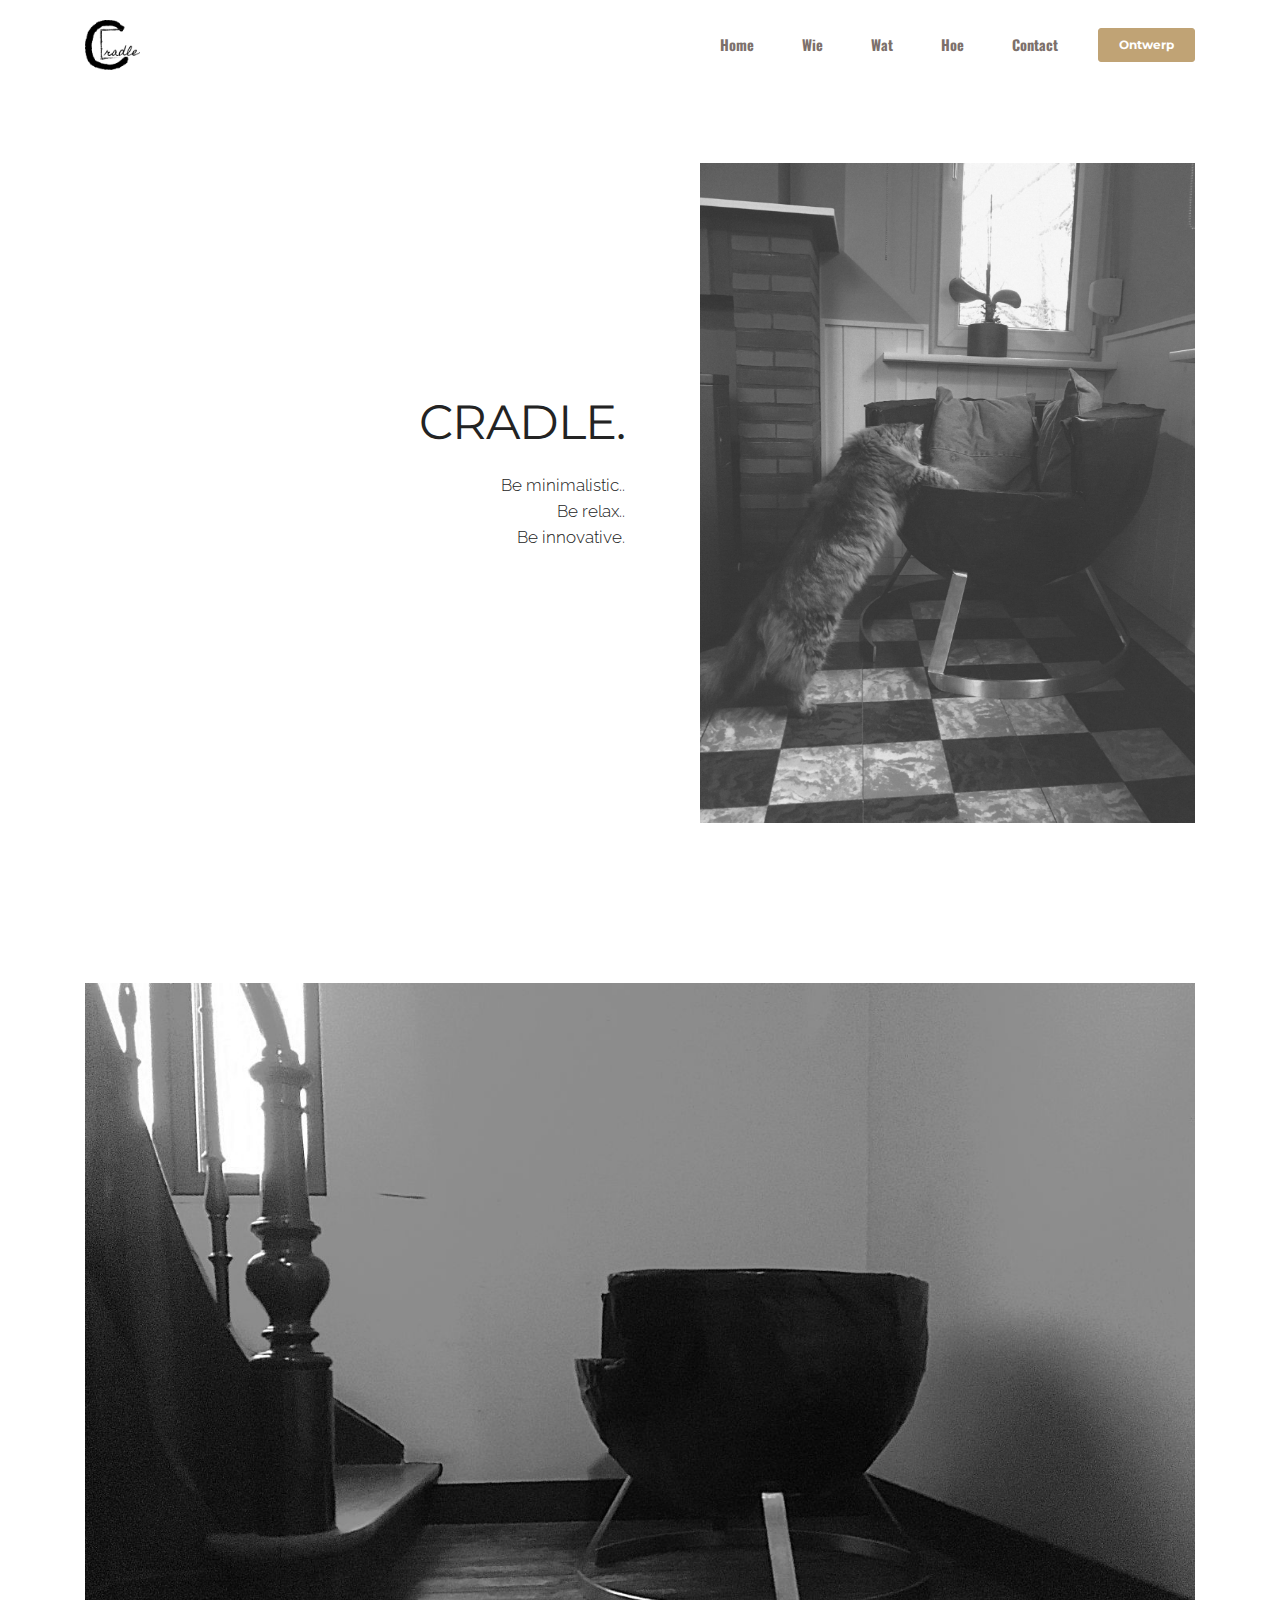
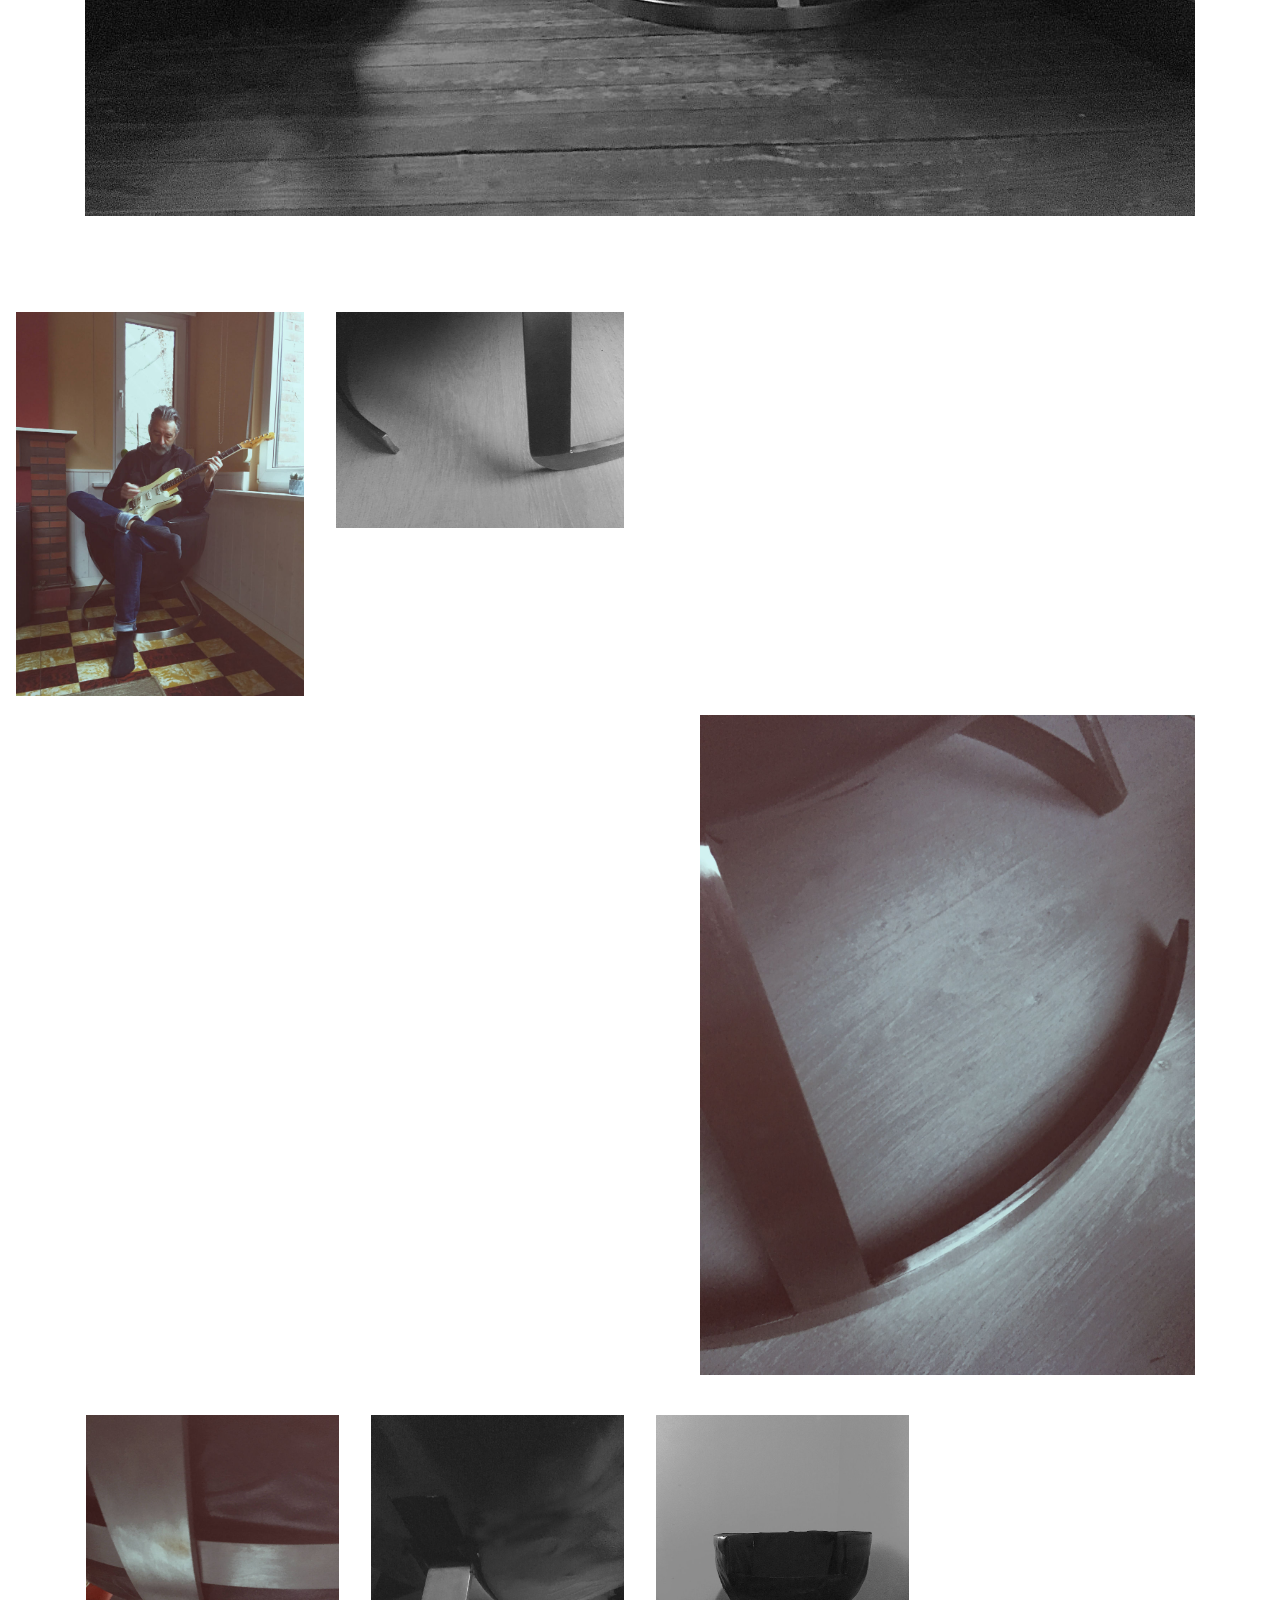
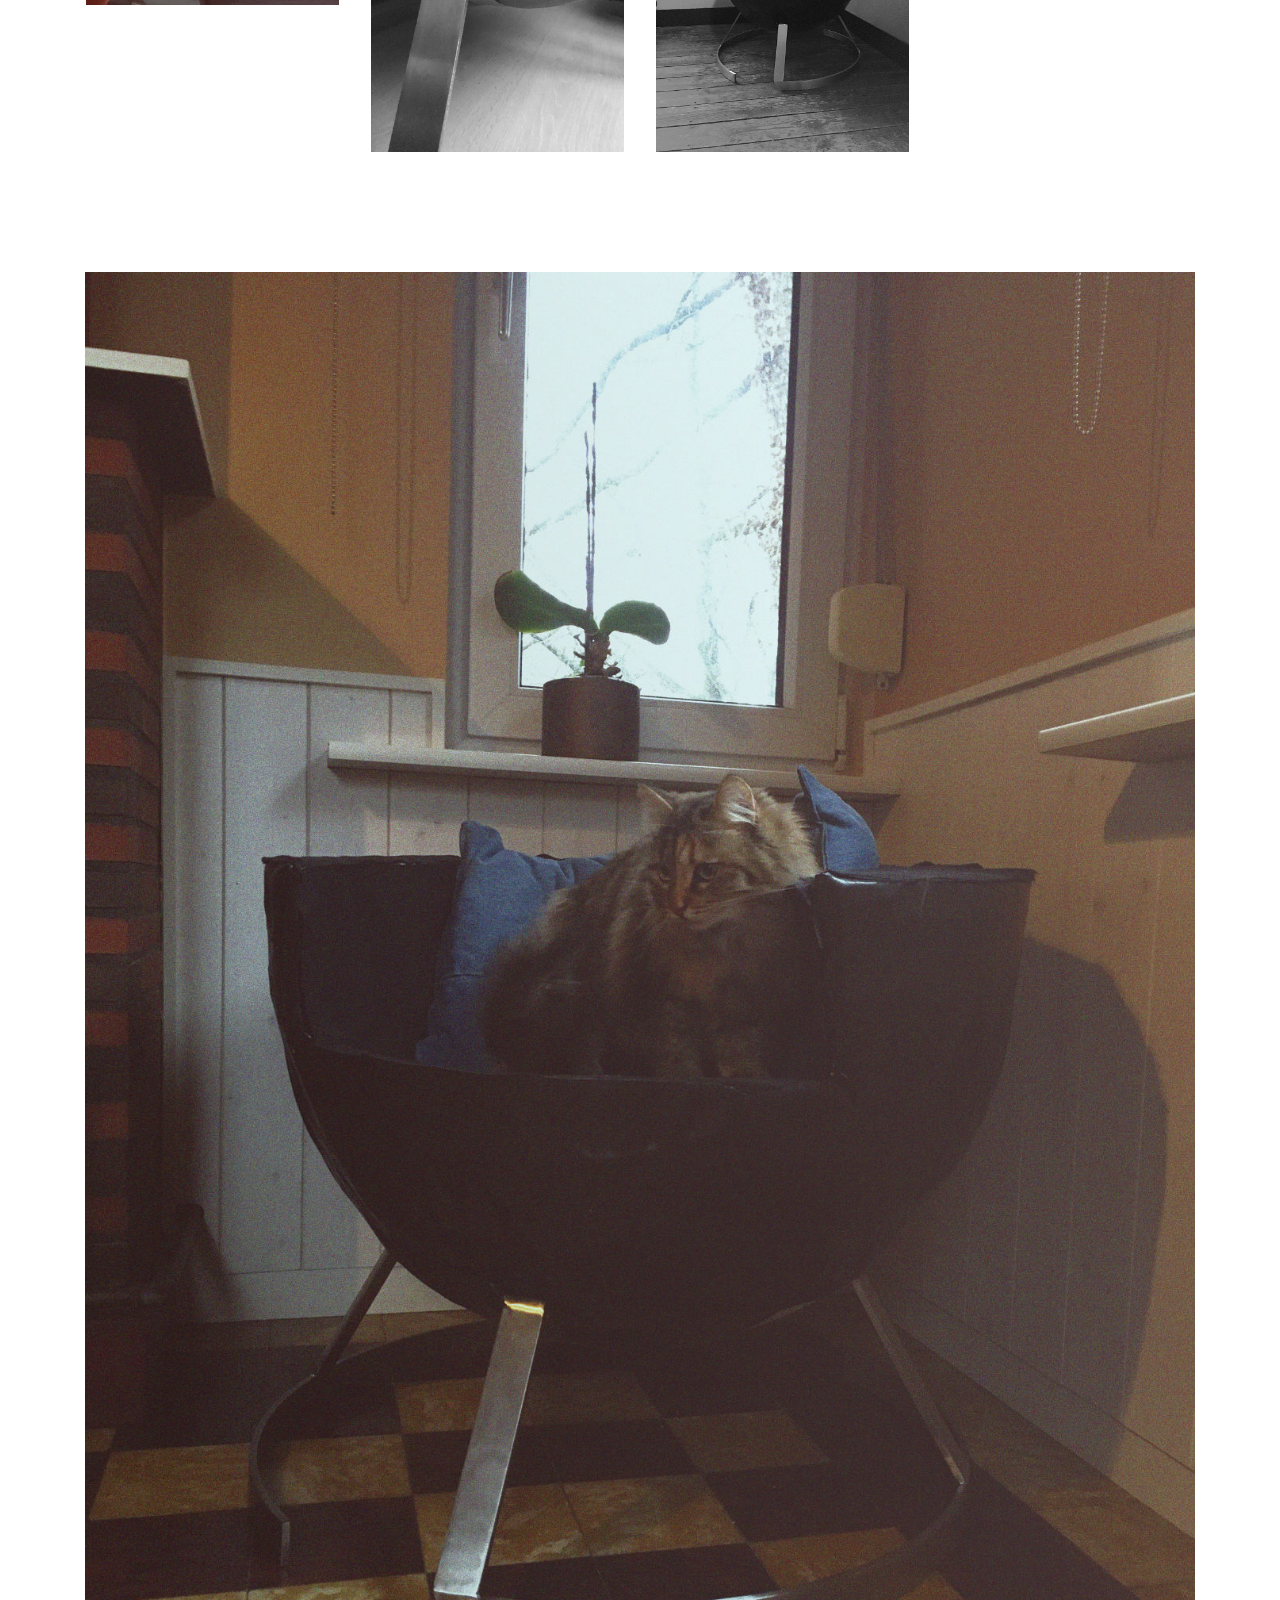
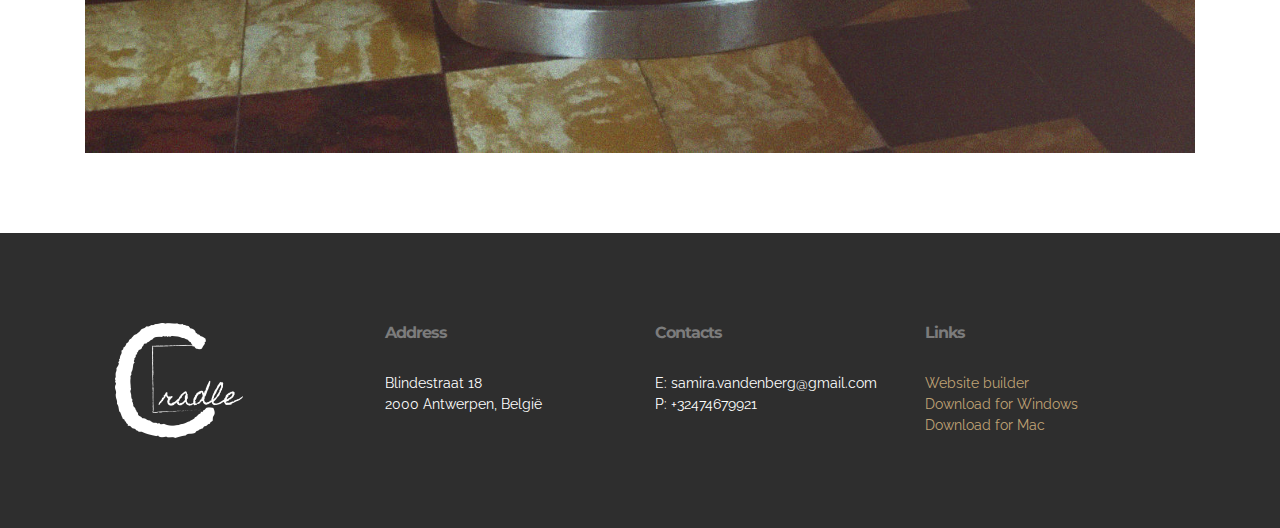
<file: index.html>
<!DOCTYPE html>
<html >
<head>
  <!-- Site made with Mobirise Website Builder v4.8.8, https://mobirise.com -->
  <meta charset="UTF-8">
  <meta http-equiv="X-UA-Compatible" content="IE=edge">
  <meta name="generator" content="Mobirise v4.8.8, mobirise.com">
  <meta name="viewport" content="width=device-width, initial-scale=1, minimum-scale=1">
  <link rel="shortcut icon" href="assets/images/1-tekengebied-1-143x128.png" type="image/x-icon">
  <meta name="description" content="">
  <title>Home</title>
  <link rel="stylesheet" href="assets/et-line-font-plugin/style.css">
  <link rel="stylesheet" href="https://fonts.googleapis.com/css?family=Montserrat:400,700">
  <link rel="stylesheet" href="https://fonts.googleapis.com/css?family=Raleway:100,100i,200,200i,300,300i,400,400i,500,500i,600,600i,700,700i,800,800i,900,900i">
  <link rel="stylesheet" href="https://fonts.googleapis.com/css?family=Lora:400,700,400italic,700italic&subset=latin">
  <link rel="stylesheet" href="assets/tether/tether.min.css">
  <link rel="stylesheet" href="assets/bootstrap/css/bootstrap.min.css">
  <link rel="stylesheet" href="assets/dropdown/css/style.css">
  <link rel="stylesheet" href="assets/theme/css/style.css">
  <link rel="stylesheet" href="assets/mobirise-gallery/style.css">
  <link rel="stylesheet" href="assets/mobirise/css/mbr-additional.css" type="text/css">
  
  
  
</head>
<body>
  <section id="ext_menu-0" data-rv-view="0">

    <nav class="navbar navbar-dropdown navbar-fixed-top">
        <div class="container">

            <div class="mbr-table">
                <div class="mbr-table-cell">

                    <div class="navbar-brand">
                        <a href="https://mobirise.com" class="navbar-logo"><img src="assets/images/1-tekengebied-1-143x128.png" alt="Mobirise"></a>
                        
                    </div>

                </div>
                <div class="mbr-table-cell">

                    <button class="navbar-toggler pull-xs-right hidden-md-up" type="button" data-toggle="collapse" data-target="#exCollapsingNavbar">
                        <div class="hamburger-icon"></div>
                    </button>

                    <ul class="nav-dropdown collapse pull-xs-right nav navbar-nav navbar-toggleable-sm" id="exCollapsingNavbar"><li class="nav-item"><a class="nav-link link" href="index.html#msg-box5-f">Home</a></li><li class="nav-item"><a class="nav-link link" href="page1.html#msg-box5-c">Wie</a></li><li class="nav-item"><a class="nav-link link" href="page2.html#header1-u">Wat</a></li><li class="nav-item"><a class="nav-link link" href="page5.html#header1-10">Hoe</a></li><li class="nav-item"><a class="nav-link link" href="page3.html#map2-p">Contact</a></li><li class="nav-item nav-btn"><a class="nav-link btn btn-primary" href="page4.html#pricing-table2-k">Ontwerp</a></li></ul>
                    <button hidden="" class="navbar-toggler navbar-close" type="button" data-toggle="collapse" data-target="#exCollapsingNavbar">
                        <div class="close-icon"></div>
                    </button>

                </div>
            </div>

        </div>
    </nav>

</section>

<section class="engine"><a href="https://mobirise.info/q">free responsive website templates</a></section><section class="mbr-section mbr-after-navbar" id="msg-box5-f" data-rv-view="2" style="background-color: rgb(255, 255, 255); padding-top: 160px; padding-bottom: 80px;">

    
    <div class="container">
        <div class="row">
            <div class="mbr-table-md-up">

              

              <div class="mbr-table-cell col-md-5 text-xs-center text-md-right content-size">
                  <h3 class="mbr-section-title display-2"><span style="font-weight: normal;">CRADLE.</span></h3>
                  <div class="lead">

                    <p>Be minimalistic..<br>Be relax..<br>Be innovative.</p>

                  </div>

                  
              </div>


              


              <div class="mbr-table-cell mbr-left-padding-md-up mbr-valign-top col-md-7 image-size" style="width: 50%;">
                  <div class="mbr-figure"><img src="assets/images/img-8499-1400x1867.jpg"></div>
              </div>

            </div>
        </div>
    </div>

</section>

<section class="mbr-section mbr-section__container" id="image2-1z" data-rv-view="7" style="background-color: rgb(255, 255, 255); padding-top: 80px; padding-bottom: 80px;">
    <div class="container">
        <div class="row">
            <div class="col-xs-12">
                <figure class="mbr-figure">
                    <div><img src="assets/images/img-8540-1400x1050.jpg"></div>

                    

                </figure>
            </div>
        </div>
    </div>
</section>

<section class="mbr-gallery mbr-section mbr-section-nopadding mbr-slider-carousel" data-filter="false" id="gallery4-20" data-rv-view="9" style="padding-top: 0rem; padding-bottom: 0rem;">
    <!-- Filter -->
    

    <!-- Gallery -->
    <div class="mbr-gallery-row">
        <div class=" mbr-gallery-layout-default">
            <div>
                <div>
                    <div class="mbr-gallery-item mbr-gallery-item__mobirise3 mbr-gallery-item--p1" data-video-url="false" data-tags="Responsive">
                        <div href="#lb-gallery4-20" data-slide-to="0" data-toggle="modal">
                            
                            

                            <img src="assets/images/img-3249.1-2000x2667-800x1067.jpg" alt="" title="">
                            
                            <span class="icon-focus"></span>
                            
                        </div>
                    </div><div class="mbr-gallery-item mbr-gallery-item__mobirise3 mbr-gallery-item--p1" data-video-url="false" data-tags="Animated">
                        <div href="#lb-gallery4-20" data-slide-to="1" data-toggle="modal">
                            
                            

                            <img src="assets/images/img-8546-2000x1500-800x600.jpg" alt="" title="">
                            
                            <span class="icon-focus"></span>
                            
                        </div>
                    </div>
                </div>
            </div>
            <div class="clearfix"></div>
        </div>
    </div>

    <!-- Lightbox -->
    <div data-app-prevent-settings="" class="mbr-slider modal fade carousel slide" tabindex="-1" data-keyboard="true" data-interval="false" id="lb-gallery4-20">
        <div class="modal-dialog">
            <div class="modal-content">
                <div class="modal-body">
                    
                    <div class="carousel-inner">
                        <div class="carousel-item">
                            <img src="assets/images/img-3249.1-2000x2667.jpg" alt="" title="">
                        </div><div class="carousel-item active">
                            <img src="assets/images/img-8546-2000x1500.jpg" alt="" title="">
                        </div>
                    </div>
                    <a class="left carousel-control" role="button" data-slide="prev" href="#lb-gallery4-20">
                        <span class="icon-prev" aria-hidden="true"></span>
                        <span class="sr-only">Previous</span>
                    </a>
                    <a class="right carousel-control" role="button" data-slide="next" href="#lb-gallery4-20">
                        <span class="icon-next" aria-hidden="true"></span>
                        <span class="sr-only">Next</span>
                    </a>

                    <a class="close" href="#" role="button" data-dismiss="modal">
                        <span aria-hidden="true">×</span>
                        <span class="sr-only">Close</span>
                    </a>
                </div>
            </div>
        </div>
    </div>
</section>

<section class="mbr-section" id="msg-box5-21" data-rv-view="44" style="background-color: rgb(255, 255, 255); padding-top: 0px; padding-bottom: 0px;">

    
    <div class="container">
        <div class="row">
            <div class="mbr-table-md-up">

              

              <div class="mbr-table-cell col-md-5 text-xs-center text-md-right content-size">
                  
                  

                  
              </div>


              


              <div class="mbr-table-cell mbr-left-padding-md-up mbr-valign-top col-md-7 image-size" style="width: 50%;">
                  <div class="mbr-figure"><img src="assets/images/img-8548-1400x1867.jpg"></div>
              </div>

            </div>
        </div>
    </div>

</section>

<section class="mbr-gallery mbr-section mbr-section-nopadding mbr-slider-carousel" data-filter="false" id="gallery3-22" data-rv-view="47" style="background-color: rgb(255, 255, 255); padding-top: 1.5rem; padding-bottom: 1.5rem;">
    <!-- Filter -->
    

    <!-- Gallery -->
    <div class="mbr-gallery-row container">
        <div class=" mbr-gallery-layout-default">
            <div>
                <div>
                    <div class="mbr-gallery-item mbr-gallery-item__mobirise3 mbr-gallery-item--p1" data-video-url="false" data-tags="Animated">
                        <div href="#lb-gallery3-22" data-slide-to="0" data-toggle="modal">
                            
                            

                            <img src="assets/images/img-8550-2000x1500-800x600.jpg" alt="" title="">
                            
                            <span class="icon-focus"></span>
                            
                        </div>
                    </div><div class="mbr-gallery-item mbr-gallery-item__mobirise3 mbr-gallery-item--p1" data-video-url="false" data-tags="Beautiful">
                        <div href="#lb-gallery3-22" data-slide-to="1" data-toggle="modal">
                            
                            

                            <img src="assets/images/img-8556-2000x2667-800x1067.jpg" alt="" title="">
                            
                            <span class="icon-focus"></span>
                            
                        </div>
                    </div><div class="mbr-gallery-item mbr-gallery-item__mobirise3 mbr-gallery-item--p1" data-video-url="false" data-tags="Responsive">
                        <div href="#lb-gallery3-22" data-slide-to="2" data-toggle="modal">
                            
                            

                            <img src="assets/images/img-8536-2000x2667-800x1067.jpg" alt="" title="">
                            
                            <span class="icon-focus"></span>
                            
                        </div>
                    </div>
                </div>
            </div>
            <div class="clearfix"></div>
        </div>
    </div>

    <!-- Lightbox -->
    <div data-app-prevent-settings="" class="mbr-slider modal fade carousel slide" tabindex="-1" data-keyboard="true" data-interval="false" id="lb-gallery3-22">
        <div class="modal-dialog">
            <div class="modal-content">
                <div class="modal-body">
                    <ol class="carousel-indicators">
                        <li data-app-prevent-settings="" data-target="#lb-gallery3-22" class=" active" data-slide-to="0"></li><li data-app-prevent-settings="" data-target="#lb-gallery3-22" data-slide-to="1"></li><li data-app-prevent-settings="" data-target="#lb-gallery3-22" data-slide-to="2"></li>
                    </ol>
                    <div class="carousel-inner">
                        <div class="carousel-item active">
                            <img src="assets/images/img-8550-2000x1500.jpg" alt="" title="">
                        </div><div class="carousel-item">
                            <img src="assets/images/img-8556-2000x2667.jpg" alt="" title="">
                        </div><div class="carousel-item">
                            <img src="assets/images/img-8536-2000x2667.jpg" alt="" title="">
                        </div>
                    </div>
                    <a class="left carousel-control" role="button" data-slide="prev" href="#lb-gallery3-22">
                        <span class="icon-prev" aria-hidden="true"></span>
                        <span class="sr-only">Previous</span>
                    </a>
                    <a class="right carousel-control" role="button" data-slide="next" href="#lb-gallery3-22">
                        <span class="icon-next" aria-hidden="true"></span>
                        <span class="sr-only">Next</span>
                    </a>

                    <a class="close" href="#" role="button" data-dismiss="modal">
                        <span aria-hidden="true">×</span>
                        <span class="sr-only">Close</span>
                    </a>
                </div>
            </div>
        </div>
    </div>
</section>

<section class="mbr-section mbr-section__container" id="image2-23" data-rv-view="85" style="background-color: rgb(255, 255, 255); padding-top: 80px; padding-bottom: 80px;">
    <div class="container">
        <div class="row">
            <div class="col-xs-12">
                <figure class="mbr-figure">
                    <div><img src="assets/images/img-8497.1-1400x1867.jpg"></div>

                    

                </figure>
            </div>
        </div>
    </div>
</section>

<section class="mbr-section mbr-section-md-padding mbr-footer footer1" id="contacts1-g" data-rv-view="5" style="background-color: rgb(46, 46, 46); padding-top: 90px; padding-bottom: 90px;">
    
    <div class="container">
        <div class="row">
            <div class="mbr-footer-content col-xs-12 col-md-3">
                <div><img src="assets/images/1-tekengebied-1-wit-128x115.png"></div>
            </div>
            <div class="mbr-footer-content col-xs-12 col-md-3">
                <p><strong>Address</strong><br>Blindestraat 18<br>2000 Antwerpen, België</p>
            </div>
            <div class="mbr-footer-content col-xs-12 col-md-3">
                <p><strong>Contacts</strong><br>
E: samira.vandenberg@gmail.com<br>
P: +32474679921<br><br></p>
            </div>
            <div class="mbr-footer-content col-xs-12 col-md-3">
                <p><strong>Links</strong><br>
<a class="text-primary" href="https://mobirise.com/">Website builder</a><br>
<a class="text-primary" href="https://mobirise.com/mobirise-free-win.zip">Download for Windows</a><br>
<a class="text-primary" href="https://mobirise.com/mobirise-free-mac.zip">Download for Mac</a></p>
            </div>

        </div>
    </div>
</section>


  <script src="assets/web/assets/jquery/jquery.min.js"></script>
  <script src="assets/tether/tether.min.js"></script>
  <script src="assets/bootstrap/js/bootstrap.min.js"></script>
  <script src="assets/dropdown/js/script.min.js"></script>
  <script src="assets/touch-swipe/jquery.touch-swipe.min.js"></script>
  <script src="assets/masonry/masonry.pkgd.min.js"></script>
  <script src="assets/imagesloaded/imagesloaded.pkgd.min.js"></script>
  <script src="assets/bootstrap-carousel-swipe/bootstrap-carousel-swipe.js"></script>
  <script src="assets/smooth-scroll/smooth-scroll.js"></script>
  <script src="assets/theme/js/script.js"></script>
  <script src="assets/mobirise-gallery/player.min.js"></script>
  <script src="assets/mobirise-gallery/script.js"></script>
  
  
</body>
</html>
</file>
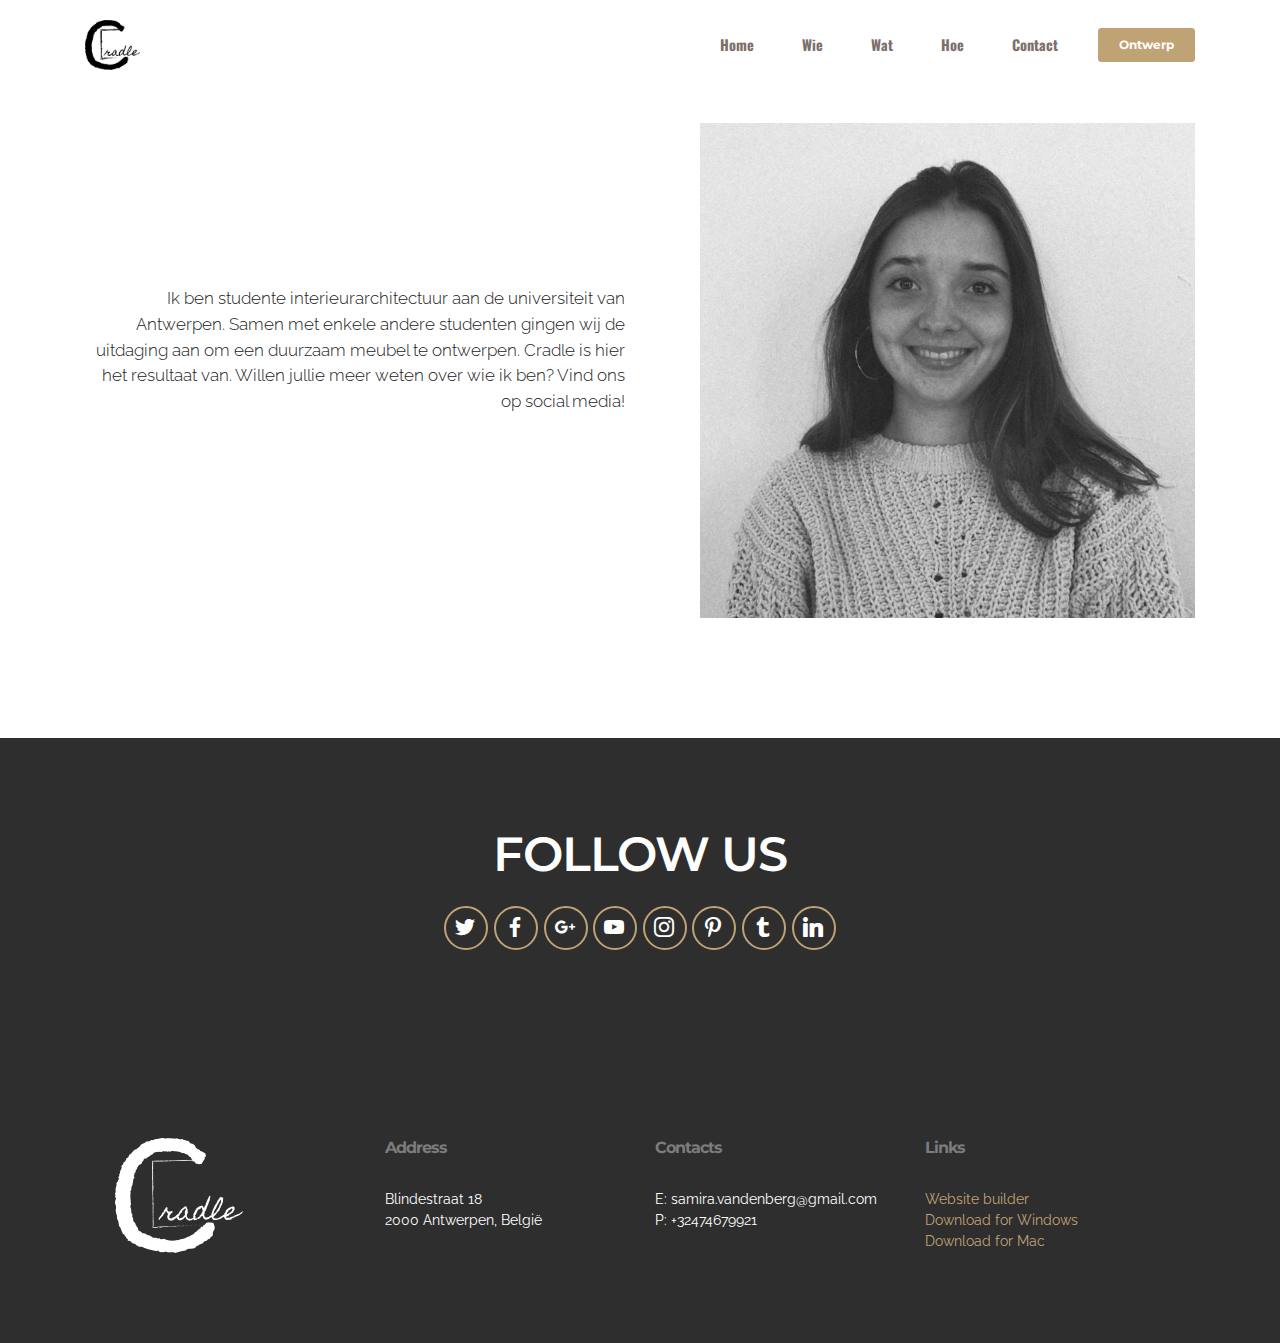
<file: page1.html>
<!DOCTYPE html>
<html >
<head>
  <!-- Site made with Mobirise Website Builder v4.8.8, https://mobirise.com -->
  <meta charset="UTF-8">
  <meta http-equiv="X-UA-Compatible" content="IE=edge">
  <meta name="generator" content="Mobirise v4.8.8, mobirise.com">
  <meta name="viewport" content="width=device-width, initial-scale=1, minimum-scale=1">
  <link rel="shortcut icon" href="assets/images/1-tekengebied-1-143x128.png" type="image/x-icon">
  <meta name="description" content="Website Generator Description">
  <title>Wie</title>
  <link rel="stylesheet" href="https://fonts.googleapis.com/css?family=Montserrat:400,700">
  <link rel="stylesheet" href="https://fonts.googleapis.com/css?family=Raleway:100,100i,200,200i,300,300i,400,400i,500,500i,600,600i,700,700i,800,800i,900,900i">
  <link rel="stylesheet" href="https://fonts.googleapis.com/css?family=Lora:400,700,400italic,700italic&subset=latin">
  <link rel="stylesheet" href="assets/tether/tether.min.css">
  <link rel="stylesheet" href="assets/bootstrap/css/bootstrap.min.css">
  <link rel="stylesheet" href="assets/dropdown/css/style.css">
  <link rel="stylesheet" href="assets/socicon/css/styles.css">
  <link rel="stylesheet" href="assets/theme/css/style.css">
  <link rel="stylesheet" href="assets/mobirise/css/mbr-additional.css" type="text/css">
  
  
  
</head>
<body>
  <section id="ext_menu-1" data-rv-view="102">

    <nav class="navbar navbar-dropdown navbar-fixed-top">
        <div class="container">

            <div class="mbr-table">
                <div class="mbr-table-cell">

                    <div class="navbar-brand">
                        <a href="https://mobirise.com" class="navbar-logo"><img src="assets/images/1-tekengebied-1-143x128.png" alt="Mobirise"></a>
                        
                    </div>

                </div>
                <div class="mbr-table-cell">

                    <button class="navbar-toggler pull-xs-right hidden-md-up" type="button" data-toggle="collapse" data-target="#exCollapsingNavbar">
                        <div class="hamburger-icon"></div>
                    </button>

                    <ul class="nav-dropdown collapse pull-xs-right nav navbar-nav navbar-toggleable-sm" id="exCollapsingNavbar"><li class="nav-item"><a class="nav-link link" href="index.html#msg-box5-f">Home</a></li><li class="nav-item"><a class="nav-link link" href="page1.html#msg-box5-c">Wie</a></li><li class="nav-item"><a class="nav-link link" href="page2.html#header1-u">Wat</a></li><li class="nav-item"><a class="nav-link link" href="page5.html#header1-10">Hoe</a></li><li class="nav-item"><a class="nav-link link" href="page3.html#map2-p">Contact</a></li><li class="nav-item nav-btn"><a class="nav-link btn btn-primary" href="page4.html#pricing-table2-k">Ontwerp</a></li></ul>
                    <button hidden="" class="navbar-toggler navbar-close" type="button" data-toggle="collapse" data-target="#exCollapsingNavbar">
                        <div class="close-icon"></div>
                    </button>

                </div>
            </div>

        </div>
    </nav>

</section>

<section class="engine"><a href="https://mobirise.info/w">free html5 templates</a></section><section class="mbr-section mbr-after-navbar" id="msg-box5-c" data-rv-view="104" style="background-color: rgb(255, 255, 255); padding-top: 120px; padding-bottom: 120px;">

    
    <div class="container">
        <div class="row">
            <div class="mbr-table-md-up">

              

              <div class="mbr-table-cell col-md-5 text-xs-center text-md-right content-size">
                  
                  <div class="lead">

                    <p>Ik ben studente interieurarchitectuur aan de universiteit van Antwerpen. Samen met enkele andere studenten gingen wij de uitdaging aan om een duurzaam meubel te ontwerpen. Cradle is hier het resultaat van. Willen jullie meer weten over wie ik ben? Vind ons op social media!<br></p>

                  </div>

                  
              </div>


              


              <div class="mbr-table-cell mbr-left-padding-md-up mbr-valign-top col-md-7 image-size" style="width: 50%;">
                  <div class="mbr-figure"><img src="assets/images/ik-1-1400x1400.jpg"></div>
              </div>

            </div>
        </div>
    </div>

</section>

<section class="mbr-section mbr-section-md-padding" id="social-buttons4-1u" data-rv-view="107" style="background-color: rgb(46, 46, 46); padding-top: 90px; padding-bottom: 90px;">
    
    <div class="container">
        <div class="row">
            <div class="col-md-8 col-md-offset-2 text-xs-center">
                <h3 class="mbr-section-title display-2">FOLLOW US</h3>
                <div><a class="btn btn-social" title="Twitter" target="_blank" href="https://twitter.com/mobirise"><i class="socicon socicon-twitter"></i></a> <a class="btn btn-social" title="Facebook" target="_blank" href="https://www.facebook.com/pages/Mobirise/1616226671953247"><i class="socicon socicon-facebook"></i></a> <a class="btn btn-social" title="Google+" target="_blank" href="https://plus.google.com/u/0/+Mobirise/posts"><i class="socicon socicon-googleplus"></i></a> <a class="btn btn-social" title="YouTube" target="_blank" href="https://www.youtube.com/channel/UCt_tncVAetpK5JeM8L-8jyw"><i class="socicon socicon-youtube"></i></a> <a class="btn btn-social" title="Instagram" target="_blank" href="https://instagram.com/mobirise/"><i class="socicon socicon-instagram"></i></a> <a class="btn btn-social" title="Pinterest" target="_blank" href="https://www.pinterest.com/mobirise/"><i class="socicon socicon-pinterest"></i></a> <a class="btn btn-social" title="Tumblr" target="_blank" href="http://mobirise.tumblr.com/"><i class="socicon socicon-tumblr"></i></a> <a class="btn btn-social" title="LinkedIn" target="_blank" href="https://www.linkedin.com/in/mobirise"><i class="socicon socicon-linkedin"></i></a>   </div>
            </div>
        </div>
    </div>
</section>

<section class="mbr-section mbr-section-md-padding mbr-footer footer1" id="contacts1-g" data-rv-view="109" style="background-color: rgb(46, 46, 46); padding-top: 90px; padding-bottom: 90px;">
    
    <div class="container">
        <div class="row">
            <div class="mbr-footer-content col-xs-12 col-md-3">
                <div><img src="assets/images/1-tekengebied-1-wit-128x115.png"></div>
            </div>
            <div class="mbr-footer-content col-xs-12 col-md-3">
                <p><strong>Address</strong><br>Blindestraat 18<br>2000 Antwerpen, België</p>
            </div>
            <div class="mbr-footer-content col-xs-12 col-md-3">
                <p><strong>Contacts</strong><br>
E: samira.vandenberg@gmail.com<br>
P: +32474679921<br><br></p>
            </div>
            <div class="mbr-footer-content col-xs-12 col-md-3">
                <p><strong>Links</strong><br>
<a class="text-primary" href="https://mobirise.com/">Website builder</a><br>
<a class="text-primary" href="https://mobirise.com/mobirise-free-win.zip">Download for Windows</a><br>
<a class="text-primary" href="https://mobirise.com/mobirise-free-mac.zip">Download for Mac</a></p>
            </div>

        </div>
    </div>
</section>


  <script src="assets/web/assets/jquery/jquery.min.js"></script>
  <script src="assets/tether/tether.min.js"></script>
  <script src="assets/bootstrap/js/bootstrap.min.js"></script>
  <script src="assets/smooth-scroll/smooth-scroll.js"></script>
  <script src="assets/dropdown/js/script.min.js"></script>
  <script src="assets/touch-swipe/jquery.touch-swipe.min.js"></script>
  <script src="assets/theme/js/script.js"></script>
  
  
</body>
</html>
</file>
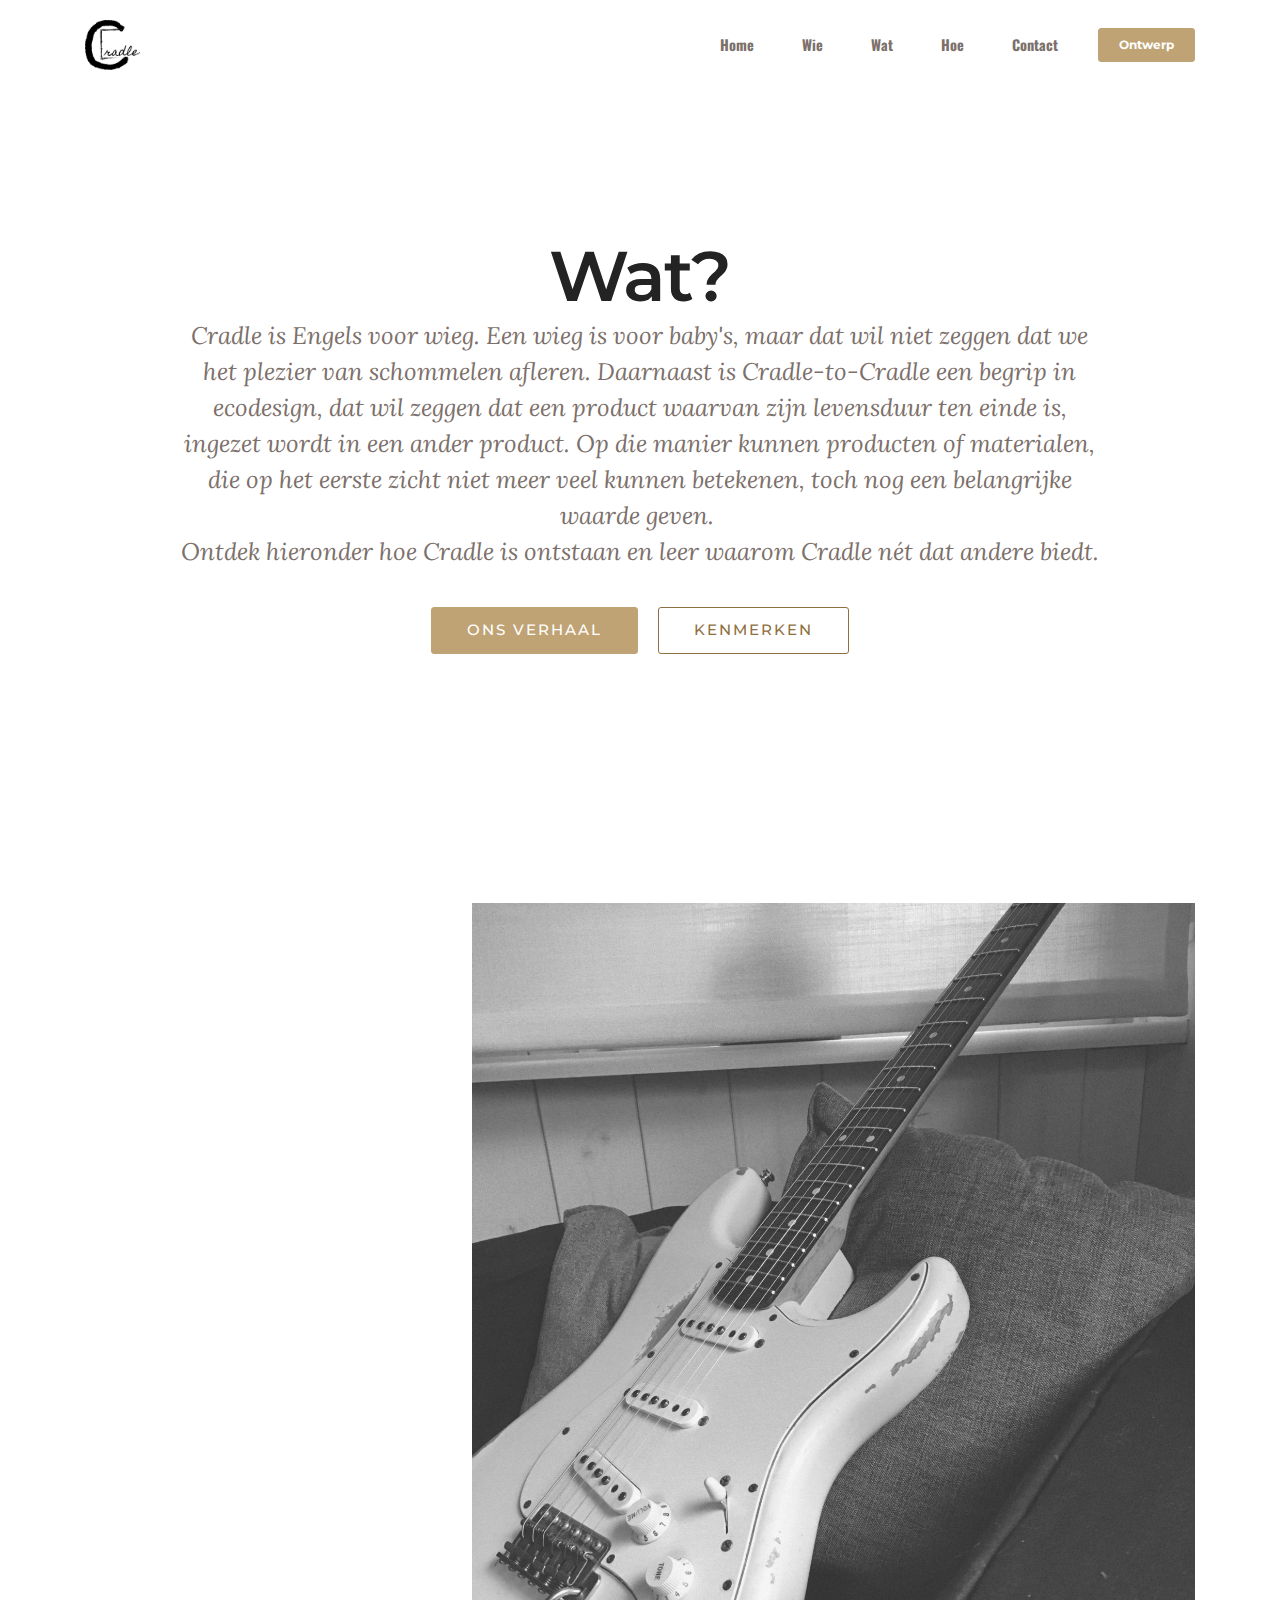
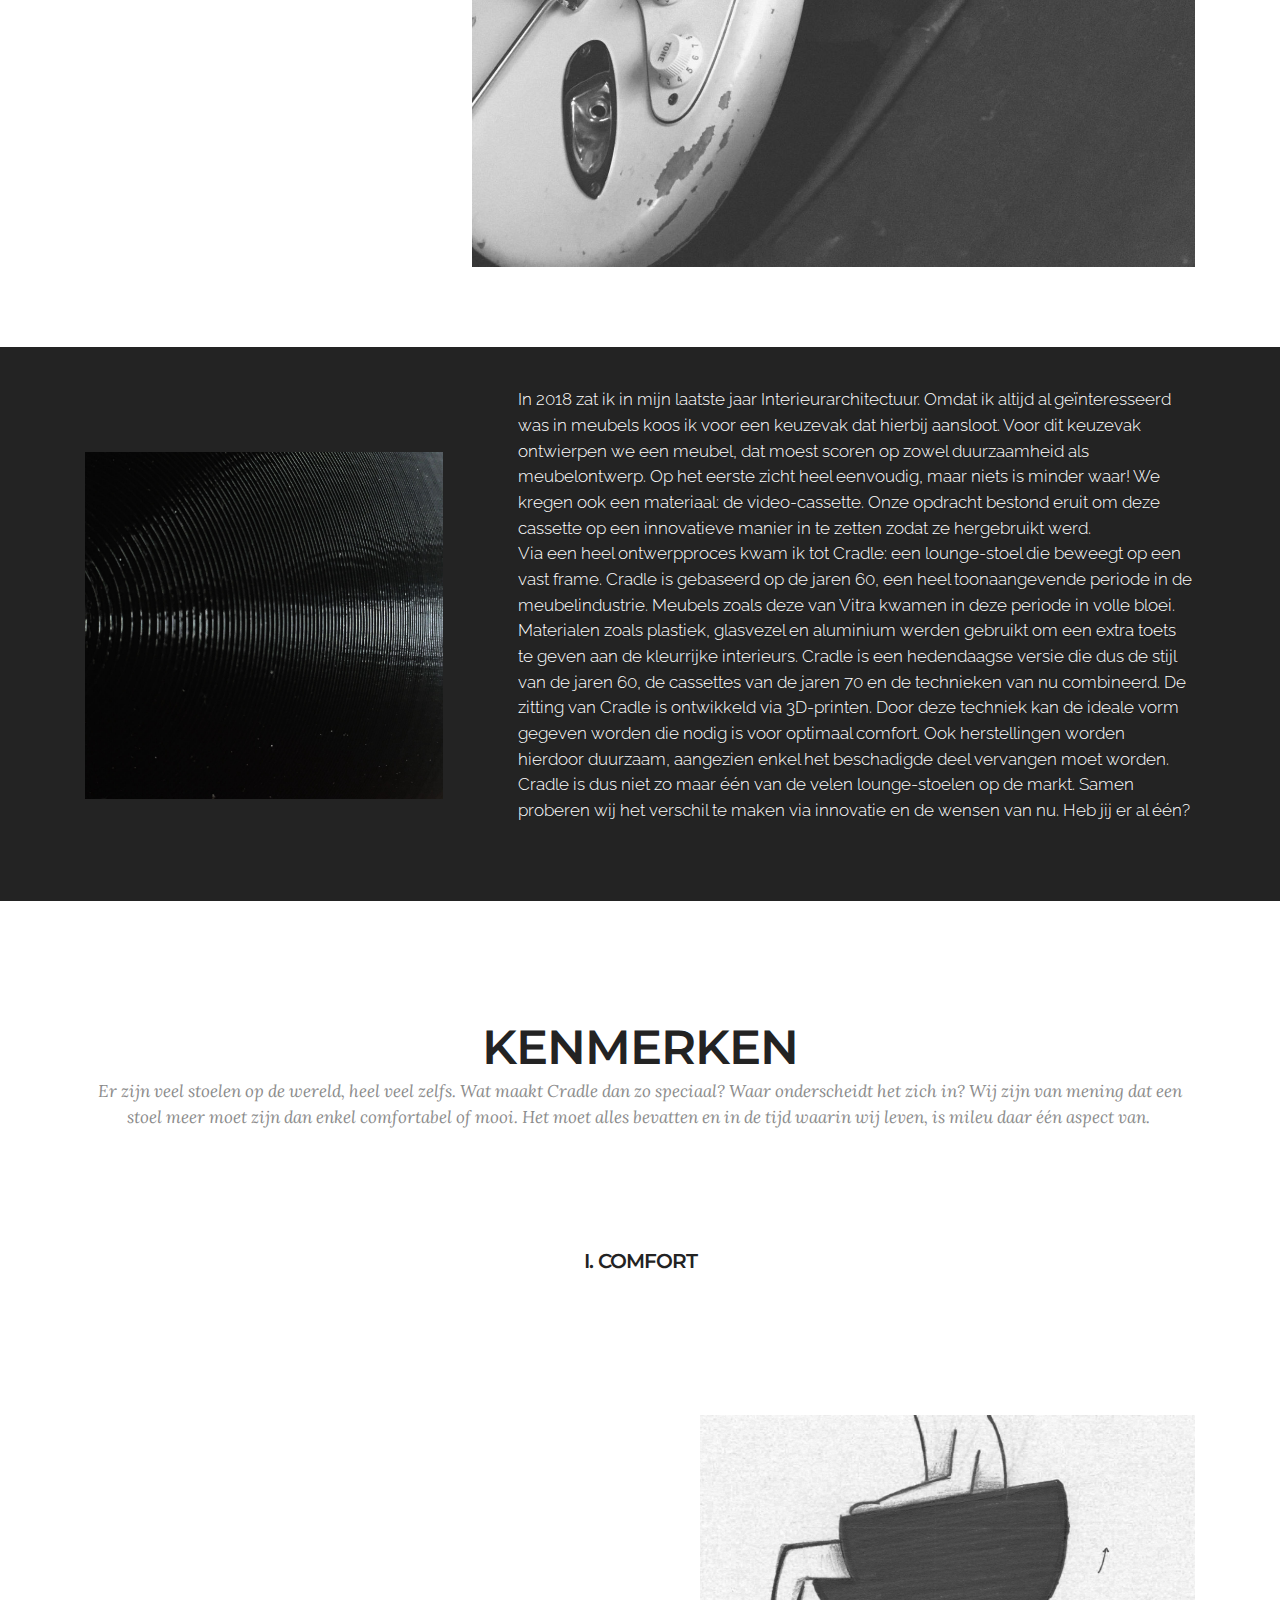
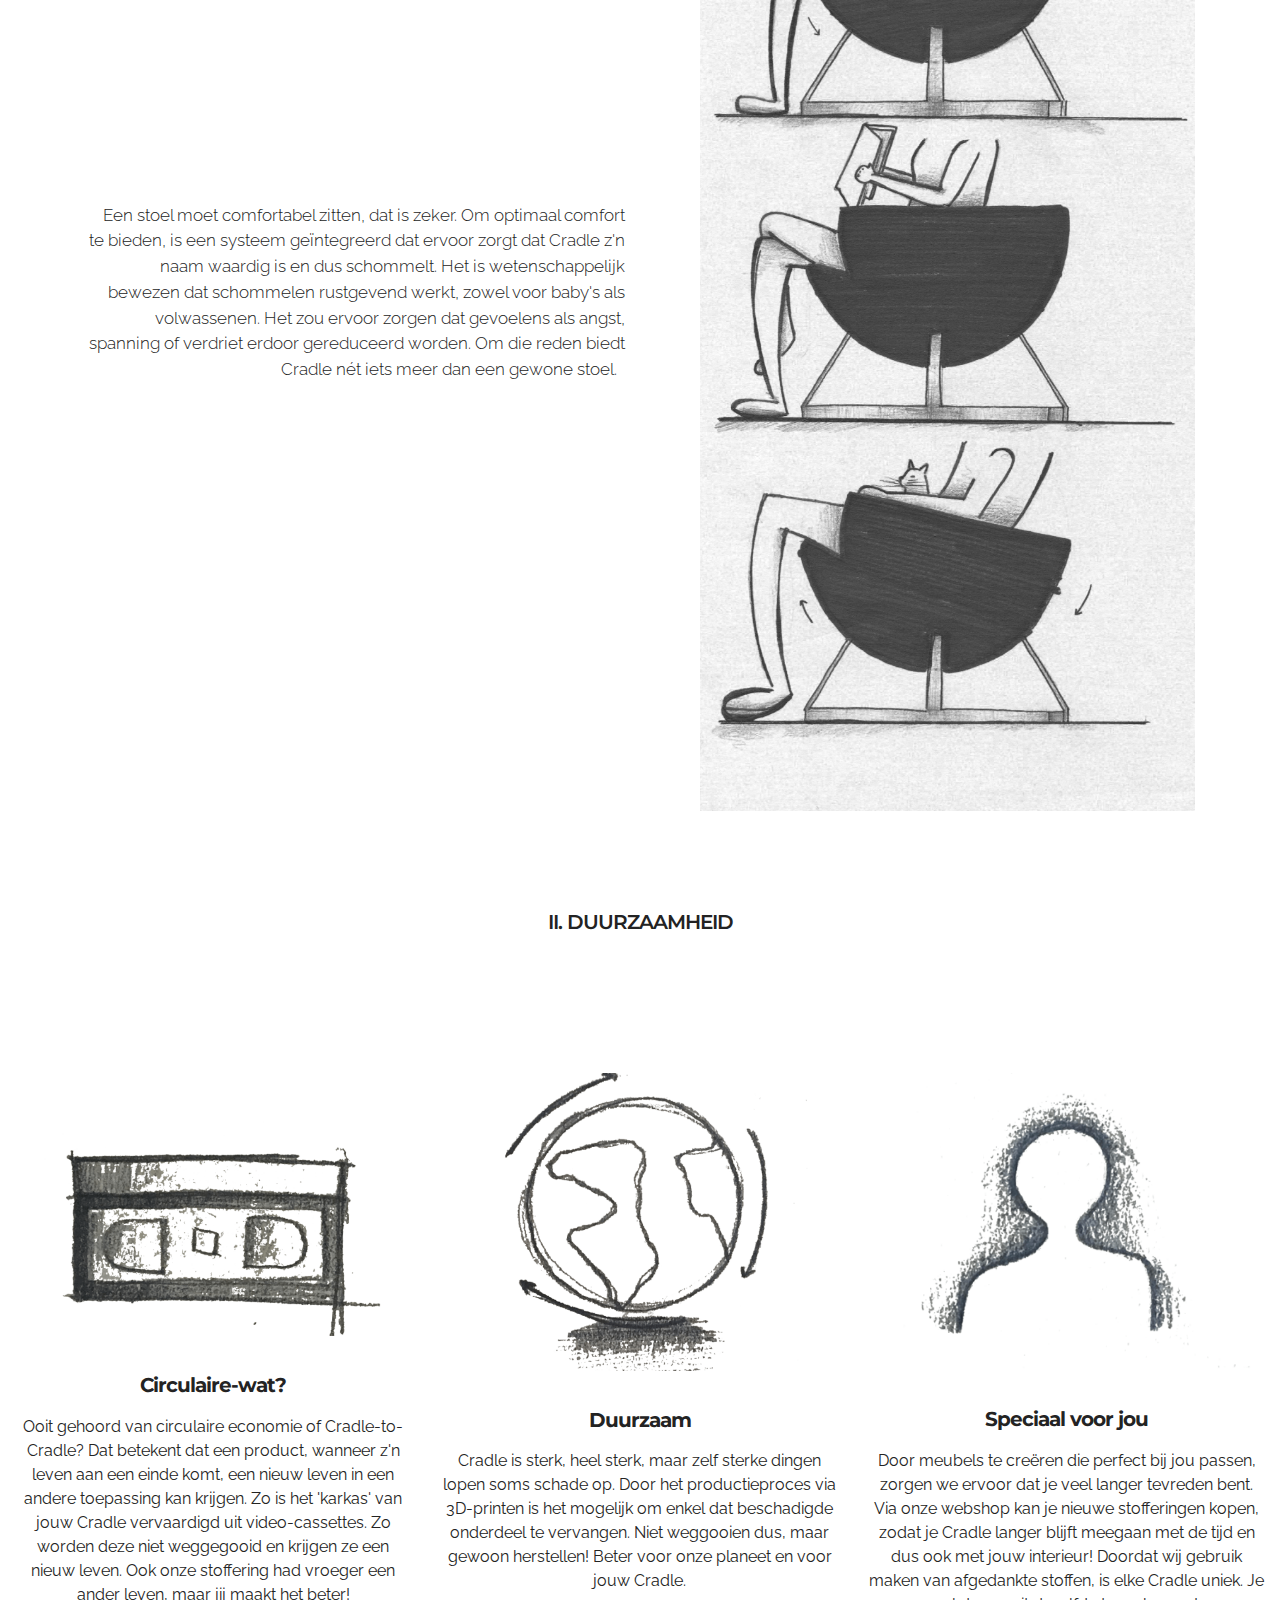
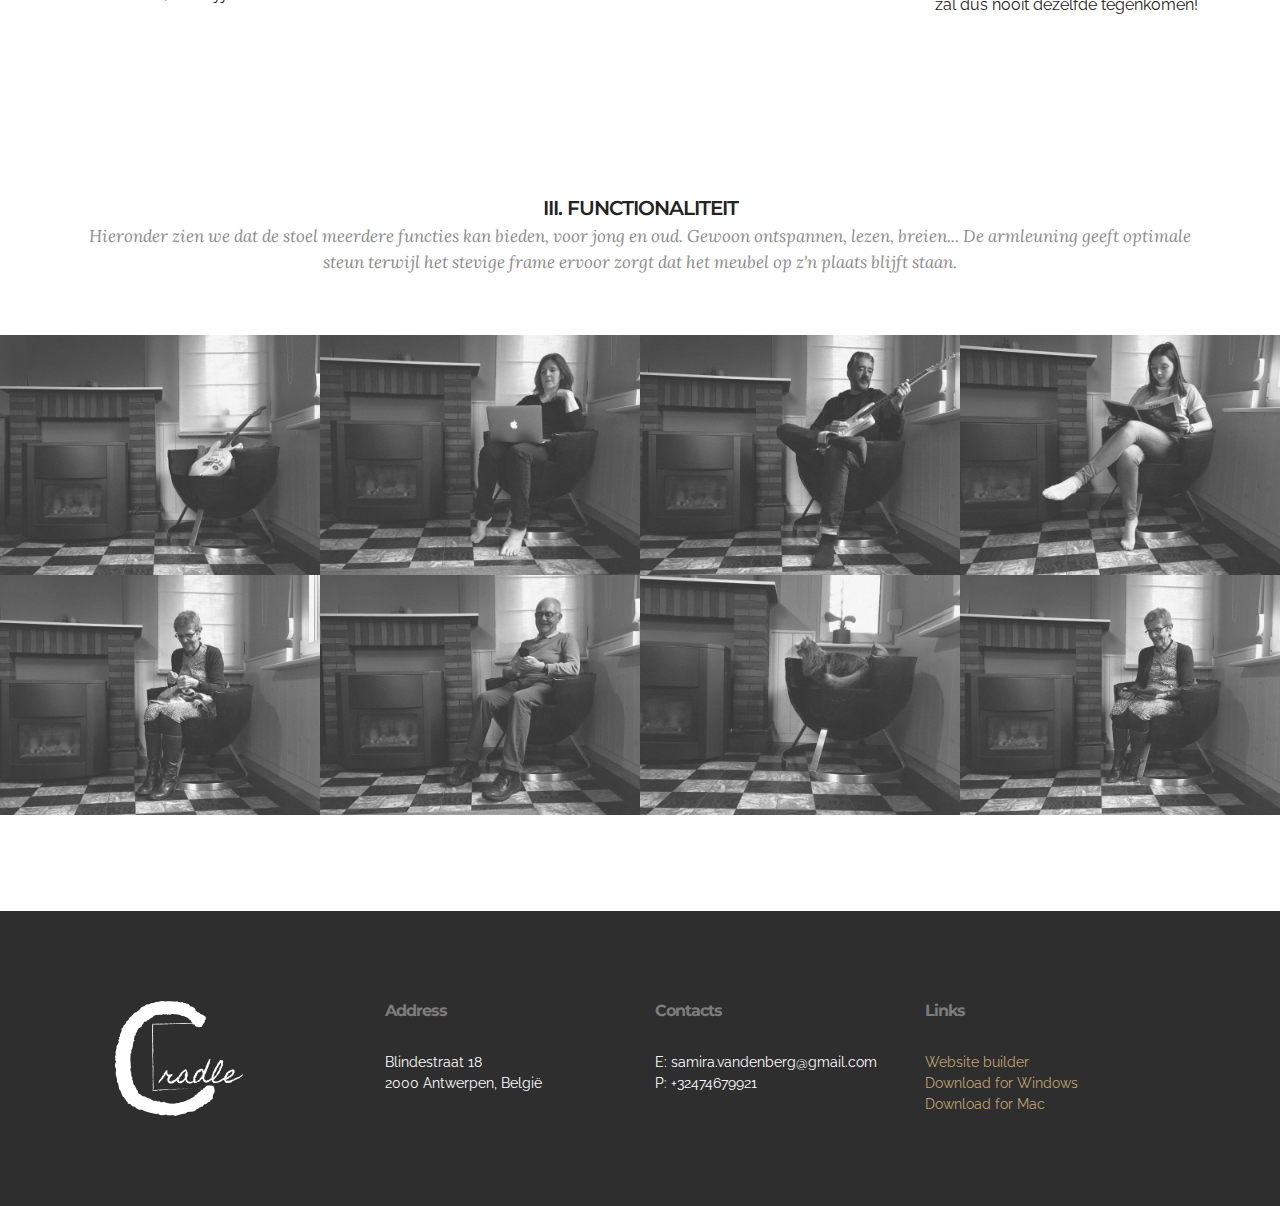
<file: page2.html>
<!DOCTYPE html>
<html >
<head>
  <!-- Site made with Mobirise Website Builder v4.8.8, https://mobirise.com -->
  <meta charset="UTF-8">
  <meta http-equiv="X-UA-Compatible" content="IE=edge">
  <meta name="generator" content="Mobirise v4.8.8, mobirise.com">
  <meta name="viewport" content="width=device-width, initial-scale=1, minimum-scale=1">
  <link rel="shortcut icon" href="assets/images/1-tekengebied-1-143x128.png" type="image/x-icon">
  <meta name="description" content="Website Maker Description">
  <title>Wat</title>
  <link rel="stylesheet" href="assets/et-line-font-plugin/style.css">
  <link rel="stylesheet" href="https://fonts.googleapis.com/css?family=Montserrat:400,700">
  <link rel="stylesheet" href="https://fonts.googleapis.com/css?family=Raleway:100,100i,200,200i,300,300i,400,400i,500,500i,600,600i,700,700i,800,800i,900,900i">
  <link rel="stylesheet" href="https://fonts.googleapis.com/css?family=Lora:400,700,400italic,700italic&subset=latin">
  <link rel="stylesheet" href="assets/tether/tether.min.css">
  <link rel="stylesheet" href="assets/bootstrap/css/bootstrap.min.css">
  <link rel="stylesheet" href="assets/dropdown/css/style.css">
  <link rel="stylesheet" href="assets/theme/css/style.css">
  <link rel="stylesheet" href="assets/mobirise-gallery/style.css">
  <link rel="stylesheet" href="assets/mobirise/css/mbr-additional.css" type="text/css">
  
  
  
</head>
<body>
  <section id="ext_menu-2" data-rv-view="127">

    <nav class="navbar navbar-dropdown navbar-fixed-top">
        <div class="container">

            <div class="mbr-table">
                <div class="mbr-table-cell">

                    <div class="navbar-brand">
                        <a href="https://mobirise.com" class="navbar-logo"><img src="assets/images/1-tekengebied-1-143x128.png" alt="Mobirise"></a>
                        
                    </div>

                </div>
                <div class="mbr-table-cell">

                    <button class="navbar-toggler pull-xs-right hidden-md-up" type="button" data-toggle="collapse" data-target="#exCollapsingNavbar">
                        <div class="hamburger-icon"></div>
                    </button>

                    <ul class="nav-dropdown collapse pull-xs-right nav navbar-nav navbar-toggleable-sm" id="exCollapsingNavbar"><li class="nav-item"><a class="nav-link link" href="index.html#msg-box5-f">Home</a></li><li class="nav-item"><a class="nav-link link" href="page1.html#msg-box5-c">Wie</a></li><li class="nav-item"><a class="nav-link link" href="page2.html#header1-u">Wat</a></li><li class="nav-item"><a class="nav-link link" href="page5.html#header1-10">Hoe</a></li><li class="nav-item"><a class="nav-link link" href="page3.html#map2-p">Contact</a></li><li class="nav-item nav-btn"><a class="nav-link btn btn-primary" href="page4.html#pricing-table2-k">Ontwerp</a></li></ul>
                    <button hidden="" class="navbar-toggler navbar-close" type="button" data-toggle="collapse" data-target="#exCollapsingNavbar">
                        <div class="close-icon"></div>
                    </button>

                </div>
            </div>

        </div>
    </nav>

</section>

<section class="engine"><a href="https://mobirise.info/f">simple site maker</a></section><section class="mbr-section mbr-section-hero mbr-section-full mbr-after-navbar" id="header1-u" data-rv-view="111" style="background-color: rgb(255, 255, 255);">

    

    <div class="mbr-table-cell">

        <div class="container">
            <div class="row">
                <div class="mbr-section col-md-10 col-md-offset-1 text-xs-center">

                    <h1 class="mbr-section-title display-1">Wat?</h1>
                    <p class="mbr-section-lead lead">Cradle is Engels voor wieg. Een wieg is voor baby's, maar dat wil niet zeggen dat we het plezier van schommelen afleren. Daarnaast is Cradle-to-Cradle een begrip in ecodesign, dat wil zeggen dat een product waarvan zijn levensduur ten einde is, ingezet wordt in een ander product. Op die manier kunnen producten of materialen, die op het eerste zicht niet meer veel kunnen betekenen, toch nog een belangrijke waarde geven.&nbsp;<br>Ontdek hieronder hoe Cradle is ontstaan en leer waarom Cradle nét dat andere biedt.</p>
                    <div class="mbr-section-btn"><a class="btn btn-lg btn-primary" href="page2.html#msg-box5-1n">ONS VERHAAL</a> <a class="btn btn-lg btn-primary-outline btn-primary" href="page2.html#header3-1l">KENMERKEN</a></div>
                </div>
            </div>
        </div>
    </div>

    

</section>

<section class="mbr-section" id="msg-box5-1g" data-rv-view="114" style="background-color: rgb(255, 255, 255); padding-top: 0px; padding-bottom: 80px;">

    
    <div class="container">
        <div class="row">
            <div class="mbr-table-md-up">

              

              <div class="mbr-table-cell col-md-5 text-xs-center text-md-right content-size">
                  
                  

                  
              </div>


              


              <div class="mbr-table-cell mbr-left-padding-md-up mbr-valign-top col-md-7 image-size" style="width: 70%;">
                  <div class="mbr-figure"><img src="assets/images/img-3271-1400x1867.jpg"></div>
              </div>

            </div>
        </div>
    </div>

</section>

<section class="mbr-section" id="msg-box5-1y" data-rv-view="117" style="background-color: rgb(35, 35, 35); padding-top: 40px; padding-bottom: 40px;">

    
    <div class="container">
        <div class="row">
            <div class="mbr-table-md-up">

              <div class="mbr-table-cell mbr-right-padding-md-up mbr-valign-top col-md-7 image-size" style="width: 38%;">
                  <div class="mbr-figure"><img src="assets/images/detail-1400x1355.jpg"></div>
              </div>

              


              <div class="mbr-table-cell col-md-5 text-xs-center text-md-left content-size">
                  
                  <div class="lead">

                    <p>In 2018 zat ik in mijn laatste jaar Interieurarchitectuur. Omdat ik altijd al geïnteresseerd was in meubels koos ik voor een keuzevak dat hierbij aansloot. Voor dit keuzevak ontwierpen we een meubel, dat moest scoren op zowel duurzaamheid als meubelontwerp. Op het eerste zicht heel eenvoudig, maar niets is minder waar! We kregen ook een materiaal: de video-cassette. Onze opdracht bestond eruit om deze cassette op een innovatieve manier in te zetten zodat ze hergebruikt werd.<br>Via een heel ontwerpproces kwam ik tot Cradle: een lounge-stoel die beweegt op een vast frame. Cradle is gebaseerd op de jaren 60, een heel toonaangevende periode in de meubelindustrie. Meubels zoals deze van Vitra kwamen in deze periode in volle bloei. Materialen zoals plastiek, glasvezel en aluminium werden gebruikt om een extra toets te geven aan de kleurrijke interieurs. Cradle is een hedendaagse versie die dus de stijl van de jaren 60, de cassettes van de jaren 70 en de technieken van nu&nbsp;combineerd. De zitting van Cradle is ontwikkeld via 3D-printen. Door deze techniek kan de ideale vorm gegeven worden die nodig is voor optimaal comfort. Ook herstellingen worden hierdoor duurzaam, aangezien enkel het beschadigde deel vervangen moet worden. Cradle is dus niet zo maar één van de velen lounge-stoelen op de markt. Samen proberen wij het verschil te maken via innovatie en de wensen van nu. Heb jij er al één? <br> </p>

                  </div>

                  
              </div>


              

            </div>
        </div>
    </div>

</section>

<section class="mbr-section mbr-section__container article" id="header3-1l" data-rv-view="120" style="background-color: rgb(255, 255, 255); padding-top: 120px; padding-bottom: 20px;">
    <div class="container">
        <div class="row">
            <div class="col-xs-12">
                <h3 class="mbr-section-title display-2">KENMERKEN</h3>
                <small class="mbr-section-subtitle">Er zijn veel stoelen op de wereld, heel veel zelfs. Wat maakt Cradle dan zo speciaal? Waar onderscheidt het zich in? Wij zijn van mening dat een stoel meer moet zijn dan enkel comfortabel of mooi. Het moet alles bevatten en in de tijd waarin wij leven, is mileu daar één aspect van.&nbsp;</small>
            </div>
        </div>
    </div>
</section>

<section class="mbr-section mbr-section__container article" id="header3-1o" data-rv-view="122" style="background-color: rgb(255, 255, 255); padding-top: 100px; padding-bottom: 20px;">
    <div class="container">
        <div class="row">
            <div class="col-xs-12">
                <h3 class="mbr-section-title display-2">I. COMFORT</h3>
                
            </div>
        </div>
    </div>
</section>

<section class="mbr-section" id="msg-box5-1n" data-rv-view="124" style="background-color: rgb(255, 255, 255); padding-top: 120px; padding-bottom: 0px;">

    
    <div class="container">
        <div class="row">
            <div class="mbr-table-md-up">

              

              <div class="mbr-table-cell col-md-5 text-xs-center text-md-right content-size">
                  
                  <div class="lead">

                    <p>Een stoel moet comfortabel zitten, dat is zeker. Om optimaal comfort te bieden, is een systeem geïntegreerd dat ervoor zorgt dat Cradle z'n naam waardig is en dus schommelt. Het is wetenschappelijk bewezen dat schommelen rustgevend werkt, zowel voor baby's als volwassenen. Het zou ervoor zorgen dat gevoelens als angst, spanning of verdriet erdoor gereduceerd worden. Om die reden biedt Cradle nét iets meer dan een gewone stoel. &nbsp;</p>

                  </div>

                  
              </div>


              


              <div class="mbr-table-cell mbr-left-padding-md-up mbr-valign-top col-md-7 image-size" style="width: 50%;">
                  <div class="mbr-figure"><img src="assets/images/concept-1400x2817.jpg"></div>
              </div>

            </div>
        </div>
    </div>

</section>

<section class="mbr-section mbr-section__container article" id="header3-1p" data-rv-view="129" style="background-color: rgb(255, 255, 255); padding-top: 100px; padding-bottom: 20px;">
    <div class="container">
        <div class="row">
            <div class="col-xs-12">
                <h3 class="mbr-section-title display-2">II. DUURZAAMHEID</h3>
                
            </div>
        </div>
    </div>
</section>

<section class="mbr-cards mbr-section mbr-section-nopadding" id="features3-j" data-rv-view="131" style="background-color: rgb(255, 255, 255);">

    

    <div class="mbr-cards-row row">
        <div class="mbr-cards-col col-xs-12 col-lg-4" style="padding-top: 120px; padding-bottom: 80px;">
            <div class="container">
              <div class="card cart-block">
                  <div class="card-img"><img src="assets/images/cassette-4-600x600.png" class="card-img-top"></div>
                  <div class="card-block">
                    <h4 class="card-title">Circulaire-wat?</h4>
                    
                    <p class="card-text">Ooit gehoord van circulaire economie of Cradle-to-Cradle? Dat betekent dat een product, wanneer z'n leven aan een einde komt, een nieuw leven in een andere toepassing kan krijgen. Zo is het 'karkas' van jouw Cradle vervaardigd uit video-cassettes. Zo worden deze niet weggegooid en krijgen ze een nieuw leven. Ook onze stoffering had vroeger een ander leven, maar jij maakt het beter!</p>
                    
                    </div>
                </div>
            </div>
        </div>
        <div class="mbr-cards-col col-xs-12 col-lg-4" style="padding-top: 120px; padding-bottom: 80px;">
            <div class="container">
                <div class="card cart-block">
                    <div class="card-img"><img src="assets/images/wereld-1-600x600.png" class="card-img-top"></div>
                    <div class="card-block">
                        <h4 class="card-title">Duurzaam</h4>
                        
                        <p class="card-text">Cradle is sterk, heel sterk, maar zelf sterke dingen lopen soms schade op. Door het productieproces via 3D-printen is het mogelijk om enkel dat beschadigde onderdeel te vervangen. Niet weggooien dus, maar gewoon herstellen! Beter voor onze planeet en voor jouw Cradle.</p>
                        
                    </div>
                </div>
            </div>
        </div>
        <div class="mbr-cards-col col-xs-12 col-lg-4" style="padding-top: 120px; padding-bottom: 80px;">
            <div class="container">
                <div class="card cart-block">
                    <div class="card-img"><img src="assets/images/mens-600x600.png" class="card-img-top"></div>
                    <div class="card-block">
                        <h4 class="card-title">Speciaal voor jou</h4>
                        
                        <p class="card-text">Door meubels te creëren die perfect bij jou passen, zorgen we ervoor dat je veel langer tevreden bent. Via onze webshop kan je nieuwe stofferingen kopen, zodat je Cradle langer blijft meegaan met de tijd en dus ook met jouw interieur! Doordat wij gebruik maken van afgedankte stoffen, is elke Cradle uniek. Je zal dus nooit dezelfde tegenkomen!</p>
                        
                    </div>
                </div>
            </div>
        </div>
        
        
        
    </div>
</section>

<section class="mbr-section mbr-section__container article" id="header3-1q" data-rv-view="134" style="background-color: rgb(255, 255, 255); padding-top: 100px; padding-bottom: 60px;">
    <div class="container">
        <div class="row">
            <div class="col-xs-12">
                <h3 class="mbr-section-title display-2">III. FUNCTIONALITEIT</h3>
                <small class="mbr-section-subtitle">Hieronder zien we dat de stoel meerdere functies kan bieden, voor jong en oud. Gewoon ontspannen, lezen, breien... De armleuning geeft optimale steun terwijl het stevige frame ervoor zorgt dat het meubel op z'n plaats blijft staan.</small>
            </div>
        </div>
    </div>
</section>

<section class="mbr-gallery mbr-section mbr-section-nopadding mbr-slider-carousel" data-filter="false" id="gallery1-w" data-rv-view="136" style="background-color: rgb(255, 255, 255); padding-top: 0rem; padding-bottom: 6rem;">
    <!-- Filter -->
    

    <!-- Gallery -->
    <div class="mbr-gallery-row">
        <div class=" mbr-gallery-layout-default">
            <div>
                <div>
                    <div class="mbr-gallery-item mbr-gallery-item__mobirise3 mbr-gallery-item--p0" data-video-url="false" data-tags="Animated">
                        <div href="#lb-gallery1-w" data-slide-to="0" data-toggle="modal">
                            
                            

                            <img src="assets/images/img-3269-2000x1500-800x600.jpg" alt="" title="">
                            
                            <span class="icon-focus"></span>
                            
                        </div>
                    </div><div class="mbr-gallery-item mbr-gallery-item__mobirise3 mbr-gallery-item--p0" data-video-url="false" data-tags="Awesome">
                        <div href="#lb-gallery1-w" data-slide-to="1" data-toggle="modal">
                            
                            

                            <img src="assets/images/1.1-2000x1500-800x600.jpg" alt="" title="">
                            
                            <span class="icon-focus"></span>
                            
                        </div>
                    </div><div class="mbr-gallery-item mbr-gallery-item__mobirise3 mbr-gallery-item--p0" data-video-url="false" data-tags="Responsive">
                        <div href="#lb-gallery1-w" data-slide-to="2" data-toggle="modal">
                            
                            

                            <img src="assets/images/img-3267-1-2000x1500-800x600.jpg" alt="" title="">
                            
                            <span class="icon-focus"></span>
                            
                        </div>
                    </div><div class="mbr-gallery-item mbr-gallery-item__mobirise3 mbr-gallery-item--p0" data-video-url="false" data-tags="Creative">
                        <div href="#lb-gallery1-w" data-slide-to="3" data-toggle="modal">
                            
                            

                            <img src="assets/images/img-3277-2000x1500-800x600.jpg" alt="" title="">
                            
                            <span class="icon-focus"></span>
                            
                        </div>
                    </div><div class="mbr-gallery-item mbr-gallery-item__mobirise3 mbr-gallery-item--p0" data-video-url="false" data-tags="Animated">
                        <div href="#lb-gallery1-w" data-slide-to="4" data-toggle="modal">
                            
                            

                            <img src="assets/images/img-3290-2000x1500-800x600.jpg" alt="" title="">
                            
                            <span class="icon-focus"></span>
                            
                        </div>
                    </div><div class="mbr-gallery-item mbr-gallery-item__mobirise3 mbr-gallery-item--p0" data-video-url="false" data-tags="Awesome">
                        <div href="#lb-gallery1-w" data-slide-to="5" data-toggle="modal">
                            
                            

                            <img src="assets/images/img-3300-2000x1500-800x600.jpg" alt="" title="">
                            
                            <span class="icon-focus"></span>
                            
                        </div>
                    </div><div class="mbr-gallery-item mbr-gallery-item__mobirise3 mbr-gallery-item--p0" data-video-url="false" data-tags="Beautiful">
                        <div href="#lb-gallery1-w" data-slide-to="6" data-toggle="modal">
                            
                            

                            <img src="assets/images/img-8494-2000x1500-800x600.jpg" alt="" title="">
                            
                            <span class="icon-focus"></span>
                            
                        </div>
                    </div><div class="mbr-gallery-item mbr-gallery-item__mobirise3 mbr-gallery-item--p0" data-video-url="false" data-tags="Responsive">
                        <div href="#lb-gallery1-w" data-slide-to="7" data-toggle="modal">
                            
                            

                            <img src="assets/images/img-3296-2000x1500-800x600.jpg" alt="" title="">
                            
                            <span class="icon-focus"></span>
                            
                        </div>
                    </div>
                </div>
            </div>
            <div class="clearfix"></div>
        </div>
    </div>

    <!-- Lightbox -->
    <div data-app-prevent-settings="" class="mbr-slider modal fade carousel slide" tabindex="-1" data-keyboard="true" data-interval="false" id="lb-gallery1-w">
        <div class="modal-dialog">
            <div class="modal-content">
                <div class="modal-body">
                    <ol class="carousel-indicators">
                        <li data-app-prevent-settings="" data-target="#lb-gallery1-w" data-slide-to="0"></li><li data-app-prevent-settings="" data-target="#lb-gallery1-w" data-slide-to="1"></li><li data-app-prevent-settings="" data-target="#lb-gallery1-w" class=" active" data-slide-to="2"></li><li data-app-prevent-settings="" data-target="#lb-gallery1-w" data-slide-to="3"></li><li data-app-prevent-settings="" data-target="#lb-gallery1-w" data-slide-to="4"></li><li data-app-prevent-settings="" data-target="#lb-gallery1-w" data-slide-to="5"></li><li data-app-prevent-settings="" data-target="#lb-gallery1-w" data-slide-to="6"></li><li data-app-prevent-settings="" data-target="#lb-gallery1-w" data-slide-to="7"></li>
                    </ol>
                    <div class="carousel-inner">
                        <div class="carousel-item">
                            <img src="assets/images/img-3269-2000x1500.jpg" alt="" title="">
                        </div><div class="carousel-item">
                            <img src="assets/images/1.1-2000x1500.jpg" alt="" title="">
                        </div><div class="carousel-item active">
                            <img src="assets/images/img-3267-1-2000x1500.jpg" alt="" title="">
                        </div><div class="carousel-item">
                            <img src="assets/images/img-3277-2000x1500.jpg" alt="" title="">
                        </div><div class="carousel-item">
                            <img src="assets/images/img-3290-2000x1500.jpg" alt="" title="">
                        </div><div class="carousel-item">
                            <img src="assets/images/img-3300-2000x1500.jpg" alt="" title="">
                        </div><div class="carousel-item">
                            <img src="assets/images/img-8494-2000x1500.jpg" alt="" title="">
                        </div><div class="carousel-item">
                            <img src="assets/images/img-3296-2000x1500.jpg" alt="" title="">
                        </div>
                    </div>
                    <a class="left carousel-control" role="button" data-slide="prev" href="#lb-gallery1-w">
                        <span class="icon-prev" aria-hidden="true"></span>
                        <span class="sr-only">Previous</span>
                    </a>
                    <a class="right carousel-control" role="button" data-slide="next" href="#lb-gallery1-w">
                        <span class="icon-next" aria-hidden="true"></span>
                        <span class="sr-only">Next</span>
                    </a>

                    <a class="close" href="#" role="button" data-dismiss="modal">
                        <span aria-hidden="true">×</span>
                        <span class="sr-only">Close</span>
                    </a>
                </div>
            </div>
        </div>
    </div>
</section>

<section class="mbr-section mbr-section-md-padding mbr-footer footer1" id="contacts1-g" data-rv-view="171" style="background-color: rgb(46, 46, 46); padding-top: 90px; padding-bottom: 90px;">
    
    <div class="container">
        <div class="row">
            <div class="mbr-footer-content col-xs-12 col-md-3">
                <div><img src="assets/images/1-tekengebied-1-wit-128x115.png"></div>
            </div>
            <div class="mbr-footer-content col-xs-12 col-md-3">
                <p><strong>Address</strong><br>Blindestraat 18<br>2000 Antwerpen, België</p>
            </div>
            <div class="mbr-footer-content col-xs-12 col-md-3">
                <p><strong>Contacts</strong><br>
E: samira.vandenberg@gmail.com<br>
P: +32474679921<br><br></p>
            </div>
            <div class="mbr-footer-content col-xs-12 col-md-3">
                <p><strong>Links</strong><br>
<a class="text-primary" href="https://mobirise.com/">Website builder</a><br>
<a class="text-primary" href="https://mobirise.com/mobirise-free-win.zip">Download for Windows</a><br>
<a class="text-primary" href="https://mobirise.com/mobirise-free-mac.zip">Download for Mac</a></p>
            </div>

        </div>
    </div>
</section>


  <script src="assets/web/assets/jquery/jquery.min.js"></script>
  <script src="assets/tether/tether.min.js"></script>
  <script src="assets/bootstrap/js/bootstrap.min.js"></script>
  <script src="assets/dropdown/js/script.min.js"></script>
  <script src="assets/touch-swipe/jquery.touch-swipe.min.js"></script>
  <script src="assets/masonry/masonry.pkgd.min.js"></script>
  <script src="assets/imagesloaded/imagesloaded.pkgd.min.js"></script>
  <script src="assets/bootstrap-carousel-swipe/bootstrap-carousel-swipe.js"></script>
  <script src="assets/smooth-scroll/smooth-scroll.js"></script>
  <script src="assets/theme/js/script.js"></script>
  <script src="assets/mobirise-gallery/player.min.js"></script>
  <script src="assets/mobirise-gallery/script.js"></script>
  
  
</body>
</html>
</file>
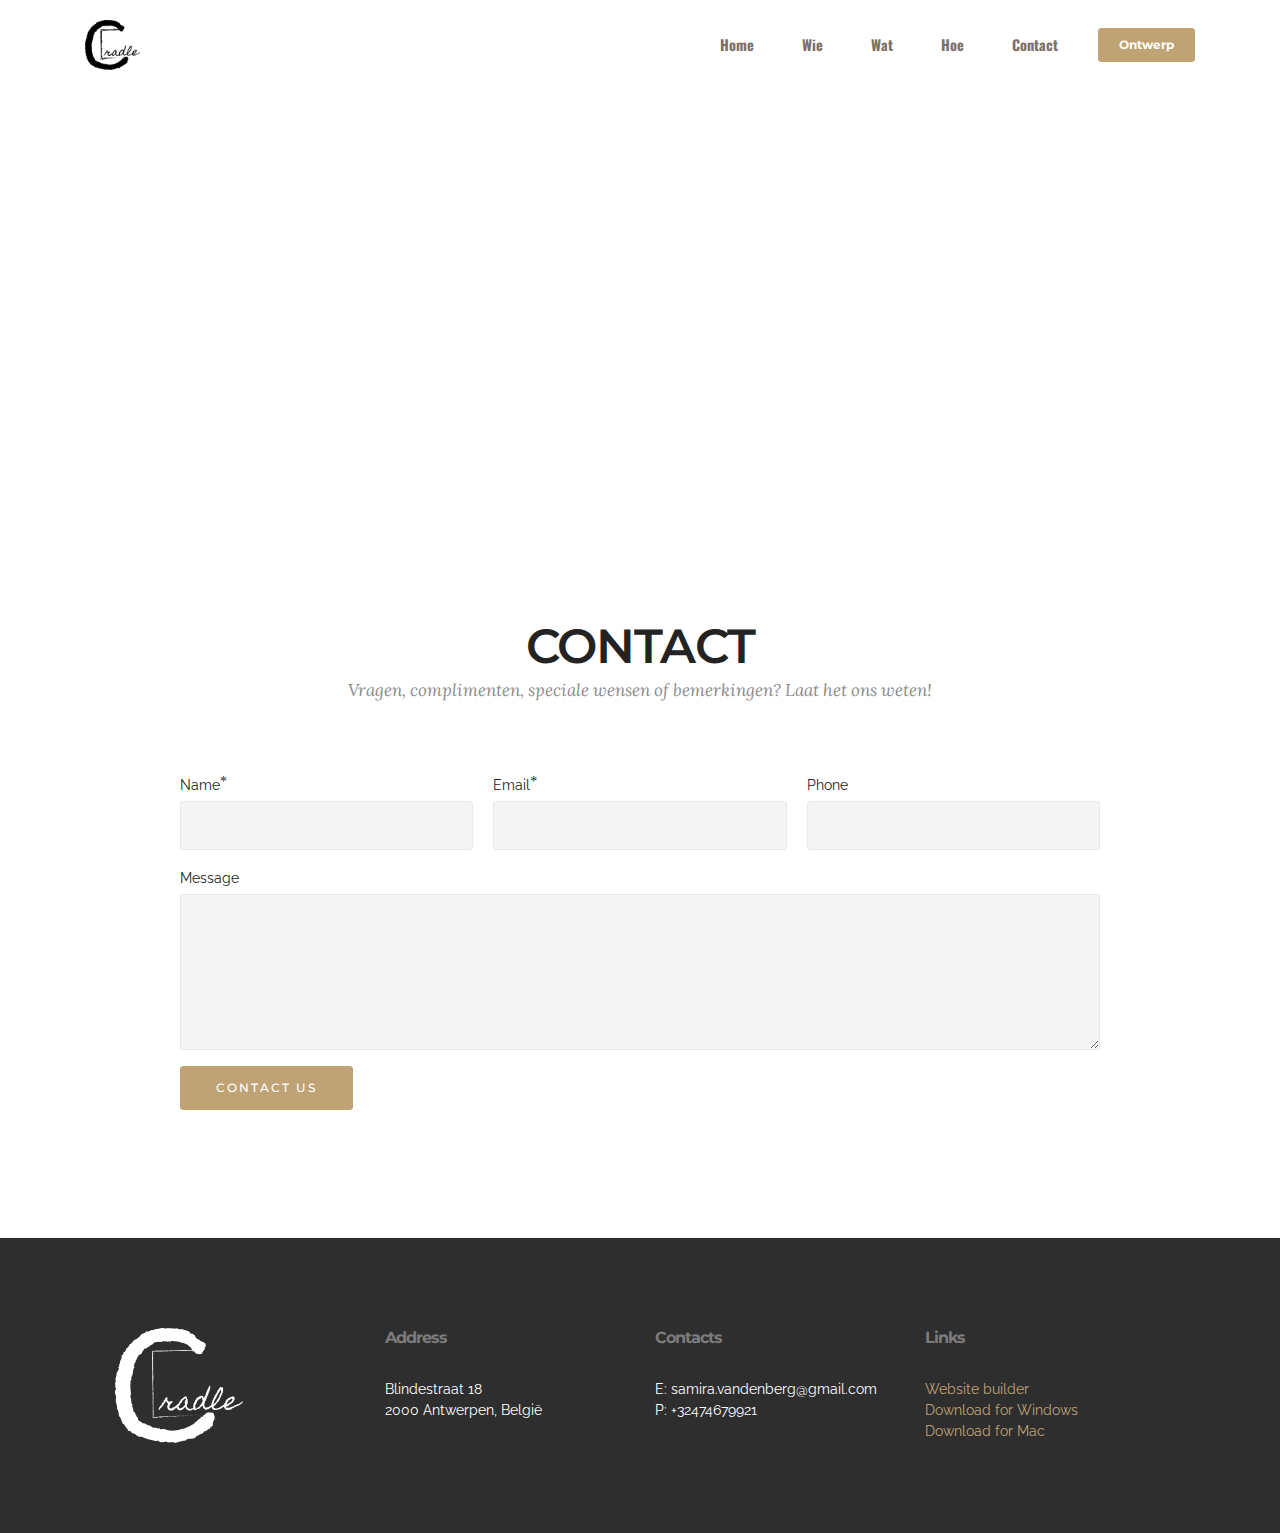
<file: page3.html>
<!DOCTYPE html>
<html >
<head>
  <!-- Site made with Mobirise Website Builder v4.8.8, https://mobirise.com -->
  <meta charset="UTF-8">
  <meta http-equiv="X-UA-Compatible" content="IE=edge">
  <meta name="generator" content="Mobirise v4.8.8, mobirise.com">
  <meta name="viewport" content="width=device-width, initial-scale=1, minimum-scale=1">
  <link rel="shortcut icon" href="assets/images/1-tekengebied-1-143x128.png" type="image/x-icon">
  <meta name="description" content="Web Page Builder Description">
  <title>Contact</title>
  <link rel="stylesheet" href="https://fonts.googleapis.com/css?family=Montserrat:400,700">
  <link rel="stylesheet" href="https://fonts.googleapis.com/css?family=Raleway:100,100i,200,200i,300,300i,400,400i,500,500i,600,600i,700,700i,800,800i,900,900i">
  <link rel="stylesheet" href="https://fonts.googleapis.com/css?family=Lora:400,700,400italic,700italic&subset=latin">
  <link rel="stylesheet" href="assets/tether/tether.min.css">
  <link rel="stylesheet" href="assets/bootstrap/css/bootstrap.min.css">
  <link rel="stylesheet" href="assets/dropdown/css/style.css">
  <link rel="stylesheet" href="assets/theme/css/style.css">
  <link rel="stylesheet" href="assets/mobirise/css/mbr-additional.css" type="text/css">
  
  
  
</head>
<body>
  <section id="ext_menu-3" data-rv-view="173">

    <nav class="navbar navbar-dropdown navbar-fixed-top">
        <div class="container">

            <div class="mbr-table">
                <div class="mbr-table-cell">

                    <div class="navbar-brand">
                        <a href="https://mobirise.com" class="navbar-logo"><img src="assets/images/1-tekengebied-1-143x128.png" alt="Mobirise"></a>
                        
                    </div>

                </div>
                <div class="mbr-table-cell">

                    <button class="navbar-toggler pull-xs-right hidden-md-up" type="button" data-toggle="collapse" data-target="#exCollapsingNavbar">
                        <div class="hamburger-icon"></div>
                    </button>

                    <ul class="nav-dropdown collapse pull-xs-right nav navbar-nav navbar-toggleable-sm" id="exCollapsingNavbar"><li class="nav-item"><a class="nav-link link" href="index.html#msg-box5-f">Home</a></li><li class="nav-item"><a class="nav-link link" href="page1.html#msg-box5-c">Wie</a></li><li class="nav-item"><a class="nav-link link" href="page2.html#header1-u">Wat</a></li><li class="nav-item"><a class="nav-link link" href="page5.html#header1-10">Hoe</a></li><li class="nav-item"><a class="nav-link link" href="page3.html#map2-p">Contact</a></li><li class="nav-item nav-btn"><a class="nav-link btn btn-primary" href="page4.html#pricing-table2-k">Ontwerp</a></li></ul>
                    <button hidden="" class="navbar-toggler navbar-close" type="button" data-toggle="collapse" data-target="#exCollapsingNavbar">
                        <div class="close-icon"></div>
                    </button>

                </div>
            </div>

        </div>
    </nav>

</section>

<section class="engine"><a href="https://mobirise.info/y">free html website templates</a></section><section class="mbr-section mbr-section__container mbr-after-navbar" id="map2-p" data-rv-view="175" style="background-color: rgb(255, 255, 255); padding-top: 100px; padding-bottom: 0px;">
    <div class="container">
        <div class="row">
            <div class="col-xs-12">
                <div class="mbr-map"><iframe frameborder="0" style="border:0" src="https://www.google.com/maps/embed/v1/place?key=AIzaSyA0Dx_boXQiwvdz8sJHoYeZNVTdoWONYkU&amp;q=place_id:ChIJ-SbQKlb2w0cRYYHVZINWCgg" allowfullscreen=""></iframe></div>
            </div>
        </div>
    </div>
</section>

<section class="mbr-section form1" id="form1-o" data-rv-view="177" style="background-color: rgb(255, 255, 255); padding-top: 120px; padding-bottom: 120px;">
    
    <div class="mbr-section mbr-section__container mbr-section__container--middle">
        <div class="container">
            <div class="row">
                <div class="col-xs-12 text-xs-center">
                    <h3 class="mbr-section-title display-2">CONTACT</h3>
                    <small class="mbr-section-subtitle">Vragen, complimenten, speciale wensen of bemerkingen? Laat het ons weten!</small>
                </div>
            </div>
        </div>
    </div>
    <div class="mbr-section mbr-section-nopadding">
        <div class="container">
            <div class="row">
                <div class="col-xs-12 col-lg-10 col-lg-offset-1" data-form-type="formoid">


                    <div data-form-alert="true">
                        <div hidden="" data-form-alert-success="true" class="alert alert-form alert-success text-xs-center">Thanks for filling out form!</div>
                    </div>


                    <form action="https://mobirise.com/" method="post" data-form-title="CONTACT">

                        <input type="hidden" value="HLJ5gCdXvjke0WfWOacCyZOJxOWCrN0irIlGEfngzd2dKI5EahXIINKKjceb2WcIpd7GMXMIDYtnJJ4MFV3aICs1FBxMM4qnOHQRXOsKmVZPMTcsdcyWD5n/PiwiHN3K" data-form-email="true">

                        <div class="row row-sm-offset">

                            <div class="col-xs-12 col-md-4">
                                <div class="form-group">
                                    <label class="form-control-label" for="form1-o-name">Name<span class="form-asterisk">*</span></label>
                                    <input type="text" class="form-control" name="name" required="" data-form-field="Name" id="form1-o-name">
                                </div>
                            </div>

                            <div class="col-xs-12 col-md-4">
                                <div class="form-group">
                                    <label class="form-control-label" for="form1-o-email">Email<span class="form-asterisk">*</span></label>
                                    <input type="email" class="form-control" name="email" required="" data-form-field="Email" id="form1-o-email">
                                </div>
                            </div>

                            <div class="col-xs-12 col-md-4">
                                <div class="form-group">
                                    <label class="form-control-label" for="form1-o-phone">Phone</label>
                                    <input type="tel" class="form-control" name="phone" data-form-field="Phone" id="form1-o-phone">
                                </div>
                            </div>

                        </div>

                        <div class="form-group">
                            <label class="form-control-label" for="form1-o-message">Message</label>
                            <textarea class="form-control" name="message" rows="7" data-form-field="Message" id="form1-o-message"></textarea>
                        </div>

                        <div><button type="submit" class="btn btn-primary">CONTACT US</button></div>

                    </form>
                </div>
            </div>
        </div>
    </div>
</section>

<section class="mbr-section mbr-section-md-padding mbr-footer footer1" id="contacts1-g" data-rv-view="186" style="background-color: rgb(46, 46, 46); padding-top: 90px; padding-bottom: 90px;">
    
    <div class="container">
        <div class="row">
            <div class="mbr-footer-content col-xs-12 col-md-3">
                <div><img src="assets/images/1-tekengebied-1-wit-128x115.png"></div>
            </div>
            <div class="mbr-footer-content col-xs-12 col-md-3">
                <p><strong>Address</strong><br>Blindestraat 18<br>2000 Antwerpen, België</p>
            </div>
            <div class="mbr-footer-content col-xs-12 col-md-3">
                <p><strong>Contacts</strong><br>
E: samira.vandenberg@gmail.com<br>
P: +32474679921<br><br></p>
            </div>
            <div class="mbr-footer-content col-xs-12 col-md-3">
                <p><strong>Links</strong><br>
<a class="text-primary" href="https://mobirise.com/">Website builder</a><br>
<a class="text-primary" href="https://mobirise.com/mobirise-free-win.zip">Download for Windows</a><br>
<a class="text-primary" href="https://mobirise.com/mobirise-free-mac.zip">Download for Mac</a></p>
            </div>

        </div>
    </div>
</section>


  <script src="assets/web/assets/jquery/jquery.min.js"></script>
  <script src="assets/tether/tether.min.js"></script>
  <script src="assets/bootstrap/js/bootstrap.min.js"></script>
  <script src="assets/smooth-scroll/smooth-scroll.js"></script>
  <script src="assets/dropdown/js/script.min.js"></script>
  <script src="assets/touch-swipe/jquery.touch-swipe.min.js"></script>
  <script src="assets/theme/js/script.js"></script>
  <script src="assets/formoid/formoid.min.js"></script>
  
  
</body>
</html>
</file>
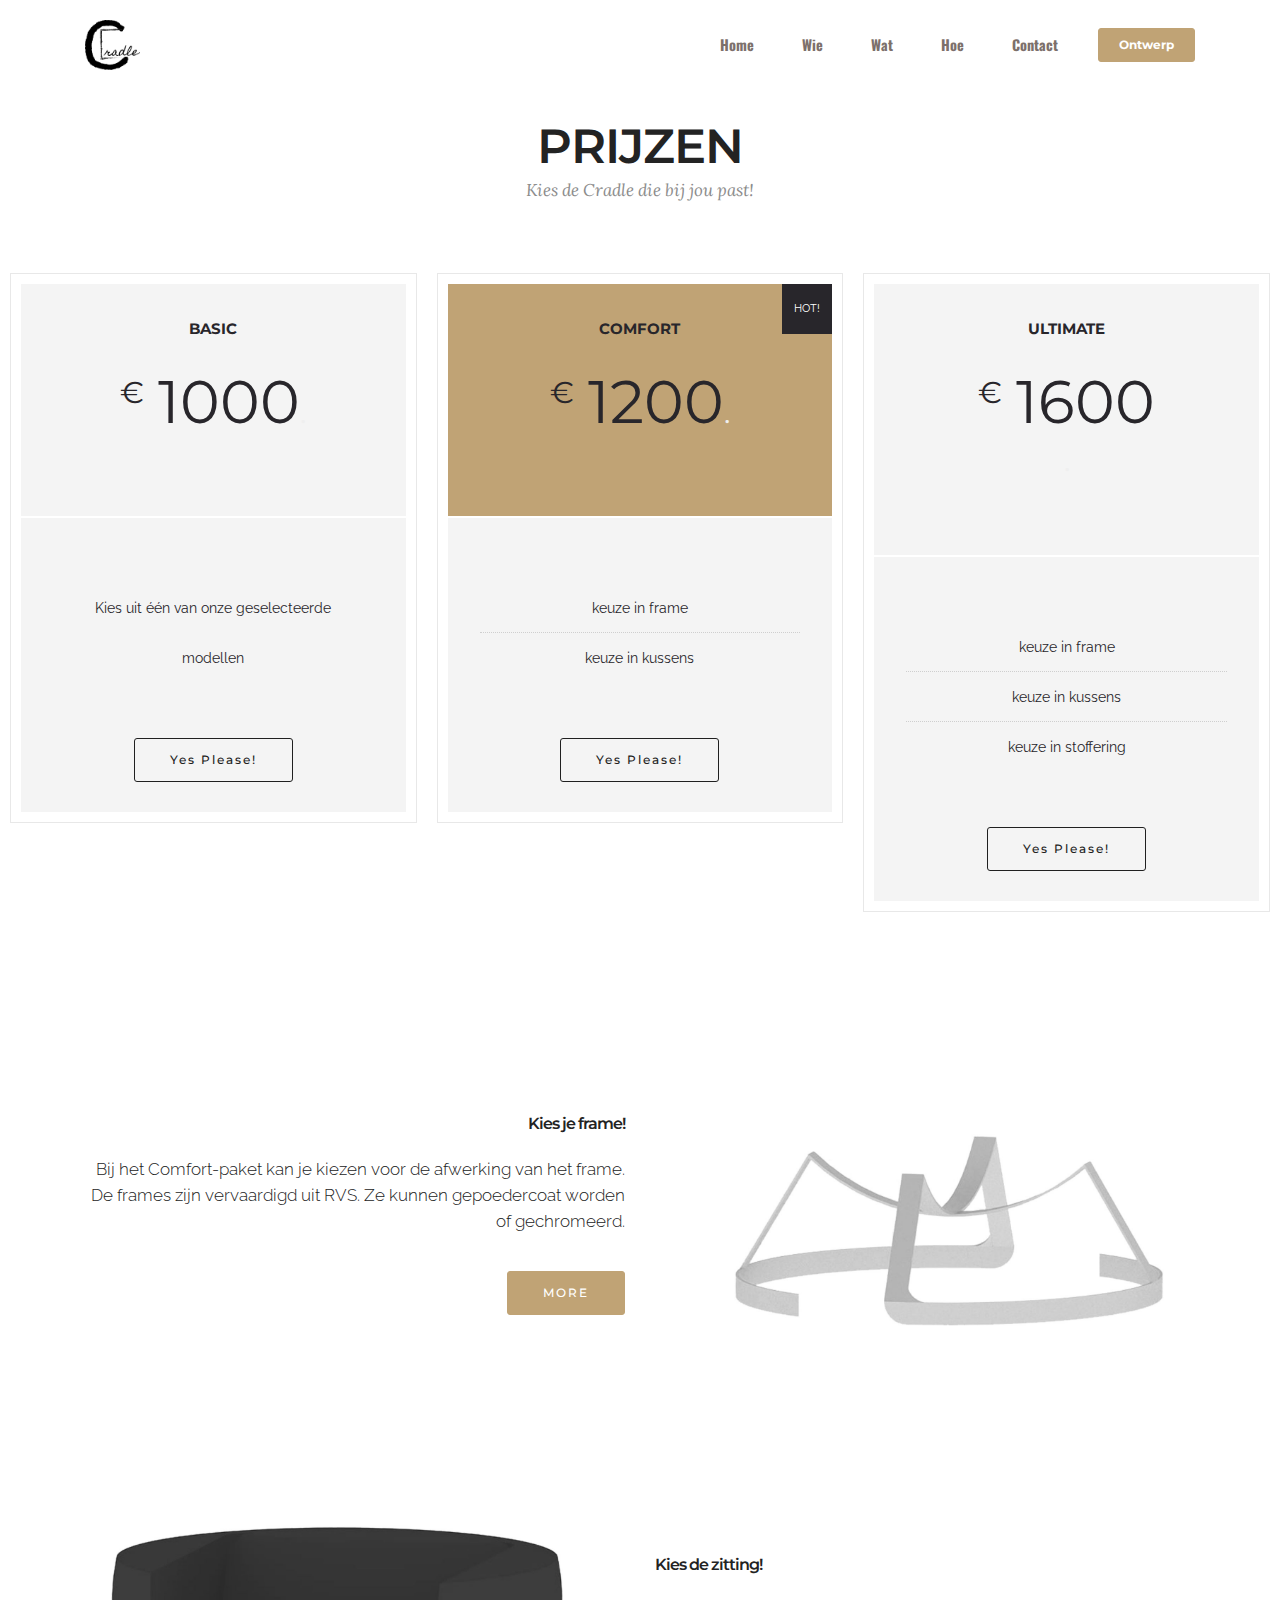
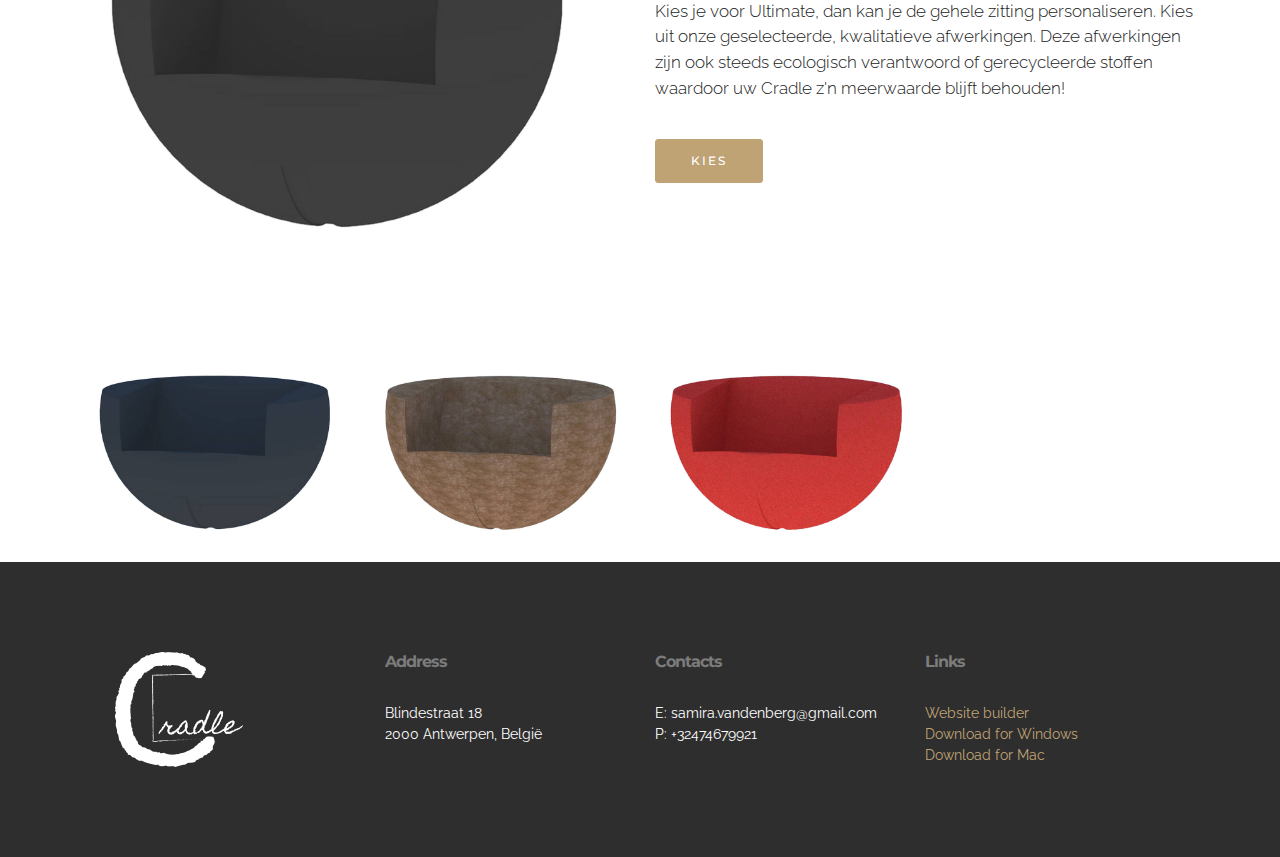
<file: page4.html>
<!DOCTYPE html>
<html >
<head>
  <!-- Site made with Mobirise Website Builder v4.8.8, https://mobirise.com -->
  <meta charset="UTF-8">
  <meta http-equiv="X-UA-Compatible" content="IE=edge">
  <meta name="generator" content="Mobirise v4.8.8, mobirise.com">
  <meta name="viewport" content="width=device-width, initial-scale=1, minimum-scale=1">
  <link rel="shortcut icon" href="assets/images/1-tekengebied-1-143x128.png" type="image/x-icon">
  <meta name="description" content="Website Creator Description">
  <title>Ontwerp</title>
  <link rel="stylesheet" href="assets/et-line-font-plugin/style.css">
  <link rel="stylesheet" href="https://fonts.googleapis.com/css?family=Montserrat:400,700">
  <link rel="stylesheet" href="https://fonts.googleapis.com/css?family=Raleway:100,100i,200,200i,300,300i,400,400i,500,500i,600,600i,700,700i,800,800i,900,900i">
  <link rel="stylesheet" href="https://fonts.googleapis.com/css?family=Lora:400,700,400italic,700italic&subset=latin">
  <link rel="stylesheet" href="assets/tether/tether.min.css">
  <link rel="stylesheet" href="assets/bootstrap/css/bootstrap.min.css">
  <link rel="stylesheet" href="assets/dropdown/css/style.css">
  <link rel="stylesheet" href="assets/theme/css/style.css">
  <link rel="stylesheet" href="assets/mobirise-gallery/style.css">
  <link rel="stylesheet" href="assets/mobirise/css/mbr-additional.css" type="text/css">
  
  
  
</head>
<body>
  <section id="ext_menu-4" data-rv-view="188">

    <nav class="navbar navbar-dropdown navbar-fixed-top">
        <div class="container">

            <div class="mbr-table">
                <div class="mbr-table-cell">

                    <div class="navbar-brand">
                        <a href="https://mobirise.com" class="navbar-logo"><img src="assets/images/1-tekengebied-1-143x128.png" alt="Mobirise"></a>
                        
                    </div>

                </div>
                <div class="mbr-table-cell">

                    <button class="navbar-toggler pull-xs-right hidden-md-up" type="button" data-toggle="collapse" data-target="#exCollapsingNavbar">
                        <div class="hamburger-icon"></div>
                    </button>

                    <ul class="nav-dropdown collapse pull-xs-right nav navbar-nav navbar-toggleable-sm" id="exCollapsingNavbar"><li class="nav-item"><a class="nav-link link" href="index.html#msg-box5-f">Home</a></li><li class="nav-item"><a class="nav-link link" href="page1.html#msg-box5-c">Wie</a></li><li class="nav-item"><a class="nav-link link" href="page2.html#header1-u">Wat</a></li><li class="nav-item"><a class="nav-link link" href="page5.html#header1-10">Hoe</a></li><li class="nav-item"><a class="nav-link link" href="page3.html#map2-p">Contact</a></li><li class="nav-item nav-btn"><a class="nav-link btn btn-primary" href="page4.html#pricing-table2-k">Ontwerp</a></li></ul>
                    <button hidden="" class="navbar-toggler navbar-close" type="button" data-toggle="collapse" data-target="#exCollapsingNavbar">
                        <div class="close-icon"></div>
                    </button>

                </div>
            </div>

        </div>
    </nav>

</section>

<section class="engine"><a href="https://mobirise.info/m">free web design templates</a></section><section class="mbr-section mbr-after-navbar" id="pricing-table2-k" data-rv-view="190" style="background-color: rgb(255, 255, 255); padding-top: 120px; padding-bottom: 120px;">

    

    <div class="mbr-section mbr-section__container mbr-section__container--middle">
      <div class="container">
          <div class="row">
              <div class="col-xs-12 text-xs-center">
                  <h3 class="mbr-section-title display-2">PRIJZEN</h3>
                  <small class="mbr-section-subtitle">Kies de Cradle die bij jou past!</small>
              </div>
          </div>
      </div>
    </div>

    <div class="mbr-section mbr-section-nopadding mbr-price-table">
      <div class="row">
            
            <div class="col-xs-12 col-md-6 col-xl-4">
                <div class="mbr-plan card text-xs-center">
                    <div class="mbr-plan-header card-block">
                      
                      <div class="card-title">
                        <h3 class="mbr-plan-title">BASIC</h3>
                        <small class="mbr-plan-subtitle"></small>
                      </div>
                      <div class="card-text">
                          <div class="mbr-price">
                            <span class="mbr-price-value">€</span>
                            <span class="mbr-price-figure">1000</span><small class="mbr-price-term">.</small>
                          </div>
                          <small class="mbr-plan-price-desc"></small>
                      </div>
                    </div>
                    <div class="mbr-plan-body card-block">
                      <div class="mbr-plan-list"><ul class="list-group list-group-flush"><li class="list-group-item">Kies uit één van onze geselecteerde modellen</li></ul></div>
                      <div class="mbr-plan-btn"><a href="https://mobirise.com" class="btn btn-black btn-black-outline">Yes Please!</a></div>
                    </div>
                </div>
            </div>
            <div class="col-xs-12 col-md-6 col-xl-4">
                <div class="mbr-plan card text-xs-center">
                    <div class="mbr-plan-header card-block bg-primary">
                      <div class="mbr-plan-label">HOT!</div>
                      <div class="card-title">
                        <h3 class="mbr-plan-title">COMFORT</h3>
                        <small class="mbr-plan-subtitle"></small>
                      </div>
                      <div class="card-text">
                          <div class="mbr-price">
                            <span class="mbr-price-value">€</span>
                            <span class="mbr-price-figure">1200</span><small class="mbr-price-term">.</small>
                          </div>
                          <small class="mbr-plan-price-desc"></small>
                      </div>
                    </div>
                    <div class="mbr-plan-body card-block">
                      <div class="mbr-plan-list"><ul class="list-group list-group-flush"><li class="list-group-item">keuze in frame</li><li class="list-group-item"><span style="background-color: initial; font-size: 0.875rem;">keuze in kussens</span><br></li></ul></div>
                      <div class="mbr-plan-btn"><a href="page4.html#msg-box5-1g" class="btn btn-black btn-black-outline">Yes Please!</a></div>
                    </div>
                </div>
            </div>
            <div class="col-xs-12 col-md-6 col-xl-4">
                <div class="mbr-plan card text-xs-center">
                    <div class="mbr-plan-header card-block">
                      
                      <div class="card-title">
                        <h3 class="mbr-plan-title">ULTIMATE</h3>
                        <small class="mbr-plan-subtitle"></small>
                      </div>
                      <div class="card-text">
                          <div class="mbr-price">
                            <span class="mbr-price-value">€</span>
                            <span class="mbr-price-figure">1600<br></span><small class="mbr-price-term">.</small>
                          </div>
                          <small class="mbr-plan-price-desc"></small>
                      </div>
                    </div>
                    <div class="mbr-plan-body card-block">
                      <div class="mbr-plan-list"><ul class="list-group list-group-flush"><li class="list-group-item">keuze in frame</li><li class="list-group-item">keuze in kussens</li><li class="list-group-item">keuze in stoffering</li></ul></div>
                      <div class="mbr-plan-btn"><a href="page4.html#msg-box5-1g" class="btn btn-black btn-black-outline">Yes Please!</a></div>
                    </div>
                </div>
            </div>
          </div>
    </div>

</section>

<section class="mbr-section" id="msg-box5-1g" data-rv-view="193" style="background-color: rgb(255, 255, 255); padding-top: 0px; padding-bottom: 0px;">

    
    <div class="container">
        <div class="row">
            <div class="mbr-table-md-up">

              

              <div class="mbr-table-cell col-md-5 text-xs-center text-md-right content-size">
                  <h3 class="mbr-section-title display-2">Kies je frame!</h3>
                  <div class="lead">

                    <p>Bij het Comfort-paket kan je kiezen voor de afwerking van het frame. De frames zijn vervaardigd uit RVS. Ze kunnen gepoedercoat worden of gechromeerd.</p>

                  </div>

                  <div><a class="btn btn-primary" href="https://mobirise.com">MORE</a></div>
              </div>


              


              <div class="mbr-table-cell mbr-left-padding-md-up mbr-valign-top col-md-7 image-size" style="width: 50%;">
                  <div class="mbr-figure"><img src="assets/images/frame-1400x1050.jpg"></div>
              </div>

            </div>
        </div>
    </div>

</section>

<section class="mbr-section" id="msg-box5-1f" data-rv-view="196" style="background-color: rgb(255, 255, 255); padding-top: 80px; padding-bottom: 80px;">

    
    <div class="container">
        <div class="row">
            <div class="mbr-table-md-up">

              <div class="mbr-table-cell mbr-right-padding-md-up mbr-valign-top col-md-7 image-size" style="width: 50%;">
                  <div class="mbr-figure"><img src="assets/images/bol-1400x1050.jpg"></div>
              </div>

              


              <div class="mbr-table-cell col-md-5 text-xs-center text-md-left content-size">
                  <h3 class="mbr-section-title display-2">Kies de zitting!</h3>
                  <div class="lead">

                    <p>Kies je voor Ultimate, dan kan je de gehele zitting personaliseren. Kies uit onze geselecteerde, kwalitatieve afwerkingen. Deze afwerkingen zijn ook steeds ecologisch verantwoord of gerecycleerde stoffen waardoor uw Cradle z'n meerwaarde blijft behouden!<br></p>

                  </div>

                  <div><a class="btn btn-primary" href="https://mobirise.com">KIES</a></div>
              </div>


              

            </div>
        </div>
    </div>

</section>

<section class="mbr-gallery mbr-section mbr-section-nopadding mbr-slider-carousel" data-filter="false" id="gallery1-1i" data-rv-view="199" style="background-color: rgb(255, 255, 255); padding-top: 0rem; padding-bottom: 0rem;">
    <!-- Filter -->
    

    <!-- Gallery -->
    <div class="mbr-gallery-row container">
        <div class=" mbr-gallery-layout-default">
            <div>
                <div>
                    <div class="mbr-gallery-item mbr-gallery-item__mobirise3 mbr-gallery-item--p1" data-video-url="false" data-tags="Beautiful">
                        <div href="#lb-gallery1-1i" data-slide-to="0" data-toggle="modal">
                            
                            

                            <img src="assets/images/zwart-2000x1500-800x600.jpg" alt="" title="">
                            
                            <span class="icon-focus"></span>
                            
                        </div>
                    </div><div class="mbr-gallery-item mbr-gallery-item__mobirise3 mbr-gallery-item--p1" data-video-url="false" data-tags="Responsive">
                        <div href="#lb-gallery1-1i" data-slide-to="1" data-toggle="modal">
                            
                            

                            <img src="assets/images/leer-2000x1500-800x600.jpg" alt="" title="">
                            
                            <span class="icon-focus"></span>
                            
                        </div>
                    </div><div class="mbr-gallery-item mbr-gallery-item__mobirise3 mbr-gallery-item--p1" data-video-url="false" data-tags="Animated">
                        <div href="#lb-gallery1-1i" data-slide-to="2" data-toggle="modal">
                            
                            

                            <img src="assets/images/rood-2000x1500-800x600.jpg" alt="" title="">
                            
                            <span class="icon-focus"></span>
                            
                        </div>
                    </div>
                </div>
            </div>
            <div class="clearfix"></div>
        </div>
    </div>

    <!-- Lightbox -->
    <div data-app-prevent-settings="" class="mbr-slider modal fade carousel slide" tabindex="-1" data-keyboard="true" data-interval="false" id="lb-gallery1-1i">
        <div class="modal-dialog">
            <div class="modal-content">
                <div class="modal-body">
                    <ol class="carousel-indicators">
                        <li data-app-prevent-settings="" data-target="#lb-gallery1-1i" data-slide-to="0"></li><li data-app-prevent-settings="" data-target="#lb-gallery1-1i" data-slide-to="1"></li><li data-app-prevent-settings="" data-target="#lb-gallery1-1i" class=" active" data-slide-to="2"></li>
                    </ol>
                    <div class="carousel-inner">
                        <div class="carousel-item">
                            <img src="assets/images/zwart-2000x1500.jpg" alt="" title="">
                        </div><div class="carousel-item">
                            <img src="assets/images/leer-2000x1500.jpg" alt="" title="">
                        </div><div class="carousel-item active">
                            <img src="assets/images/rood-2000x1500.jpg" alt="" title="">
                        </div>
                    </div>
                    <a class="left carousel-control" role="button" data-slide="prev" href="#lb-gallery1-1i">
                        <span class="icon-prev" aria-hidden="true"></span>
                        <span class="sr-only">Previous</span>
                    </a>
                    <a class="right carousel-control" role="button" data-slide="next" href="#lb-gallery1-1i">
                        <span class="icon-next" aria-hidden="true"></span>
                        <span class="sr-only">Next</span>
                    </a>

                    <a class="close" href="#" role="button" data-dismiss="modal">
                        <span aria-hidden="true">×</span>
                        <span class="sr-only">Close</span>
                    </a>
                </div>
            </div>
        </div>
    </div>
</section>

<section class="mbr-section mbr-section-md-padding mbr-footer footer1" id="contacts1-g" data-rv-view="214" style="background-color: rgb(46, 46, 46); padding-top: 90px; padding-bottom: 90px;">
    
    <div class="container">
        <div class="row">
            <div class="mbr-footer-content col-xs-12 col-md-3">
                <div><img src="assets/images/1-tekengebied-1-wit-128x115.png"></div>
            </div>
            <div class="mbr-footer-content col-xs-12 col-md-3">
                <p><strong>Address</strong><br>Blindestraat 18<br>2000 Antwerpen, België</p>
            </div>
            <div class="mbr-footer-content col-xs-12 col-md-3">
                <p><strong>Contacts</strong><br>
E: samira.vandenberg@gmail.com<br>
P: +32474679921<br><br></p>
            </div>
            <div class="mbr-footer-content col-xs-12 col-md-3">
                <p><strong>Links</strong><br>
<a class="text-primary" href="https://mobirise.com/">Website builder</a><br>
<a class="text-primary" href="https://mobirise.com/mobirise-free-win.zip">Download for Windows</a><br>
<a class="text-primary" href="https://mobirise.com/mobirise-free-mac.zip">Download for Mac</a></p>
            </div>

        </div>
    </div>
</section>


  <script src="assets/web/assets/jquery/jquery.min.js"></script>
  <script src="assets/tether/tether.min.js"></script>
  <script src="assets/bootstrap/js/bootstrap.min.js"></script>
  <script src="assets/dropdown/js/script.min.js"></script>
  <script src="assets/touch-swipe/jquery.touch-swipe.min.js"></script>
  <script src="assets/masonry/masonry.pkgd.min.js"></script>
  <script src="assets/imagesloaded/imagesloaded.pkgd.min.js"></script>
  <script src="assets/bootstrap-carousel-swipe/bootstrap-carousel-swipe.js"></script>
  <script src="assets/smooth-scroll/smooth-scroll.js"></script>
  <script src="assets/theme/js/script.js"></script>
  <script src="assets/mobirise-gallery/player.min.js"></script>
  <script src="assets/mobirise-gallery/script.js"></script>
  
  
</body>
</html>
</file>
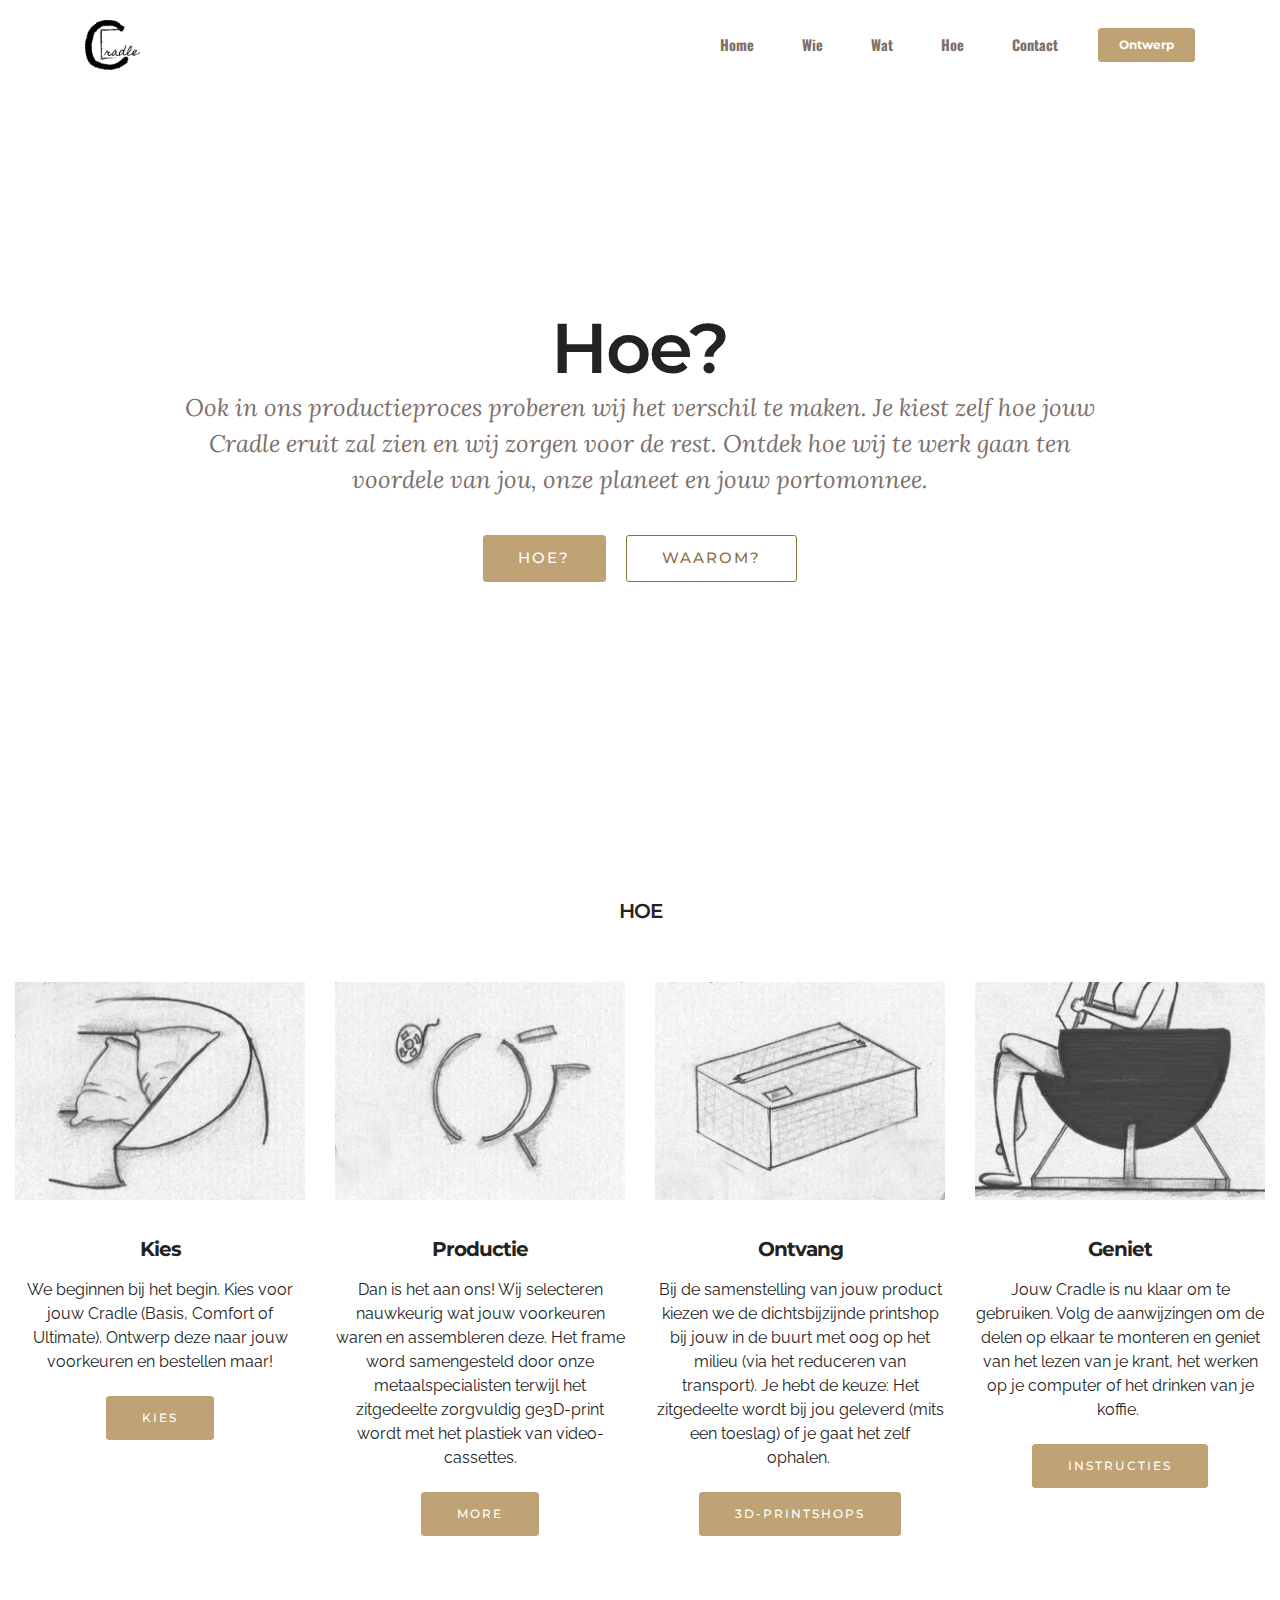
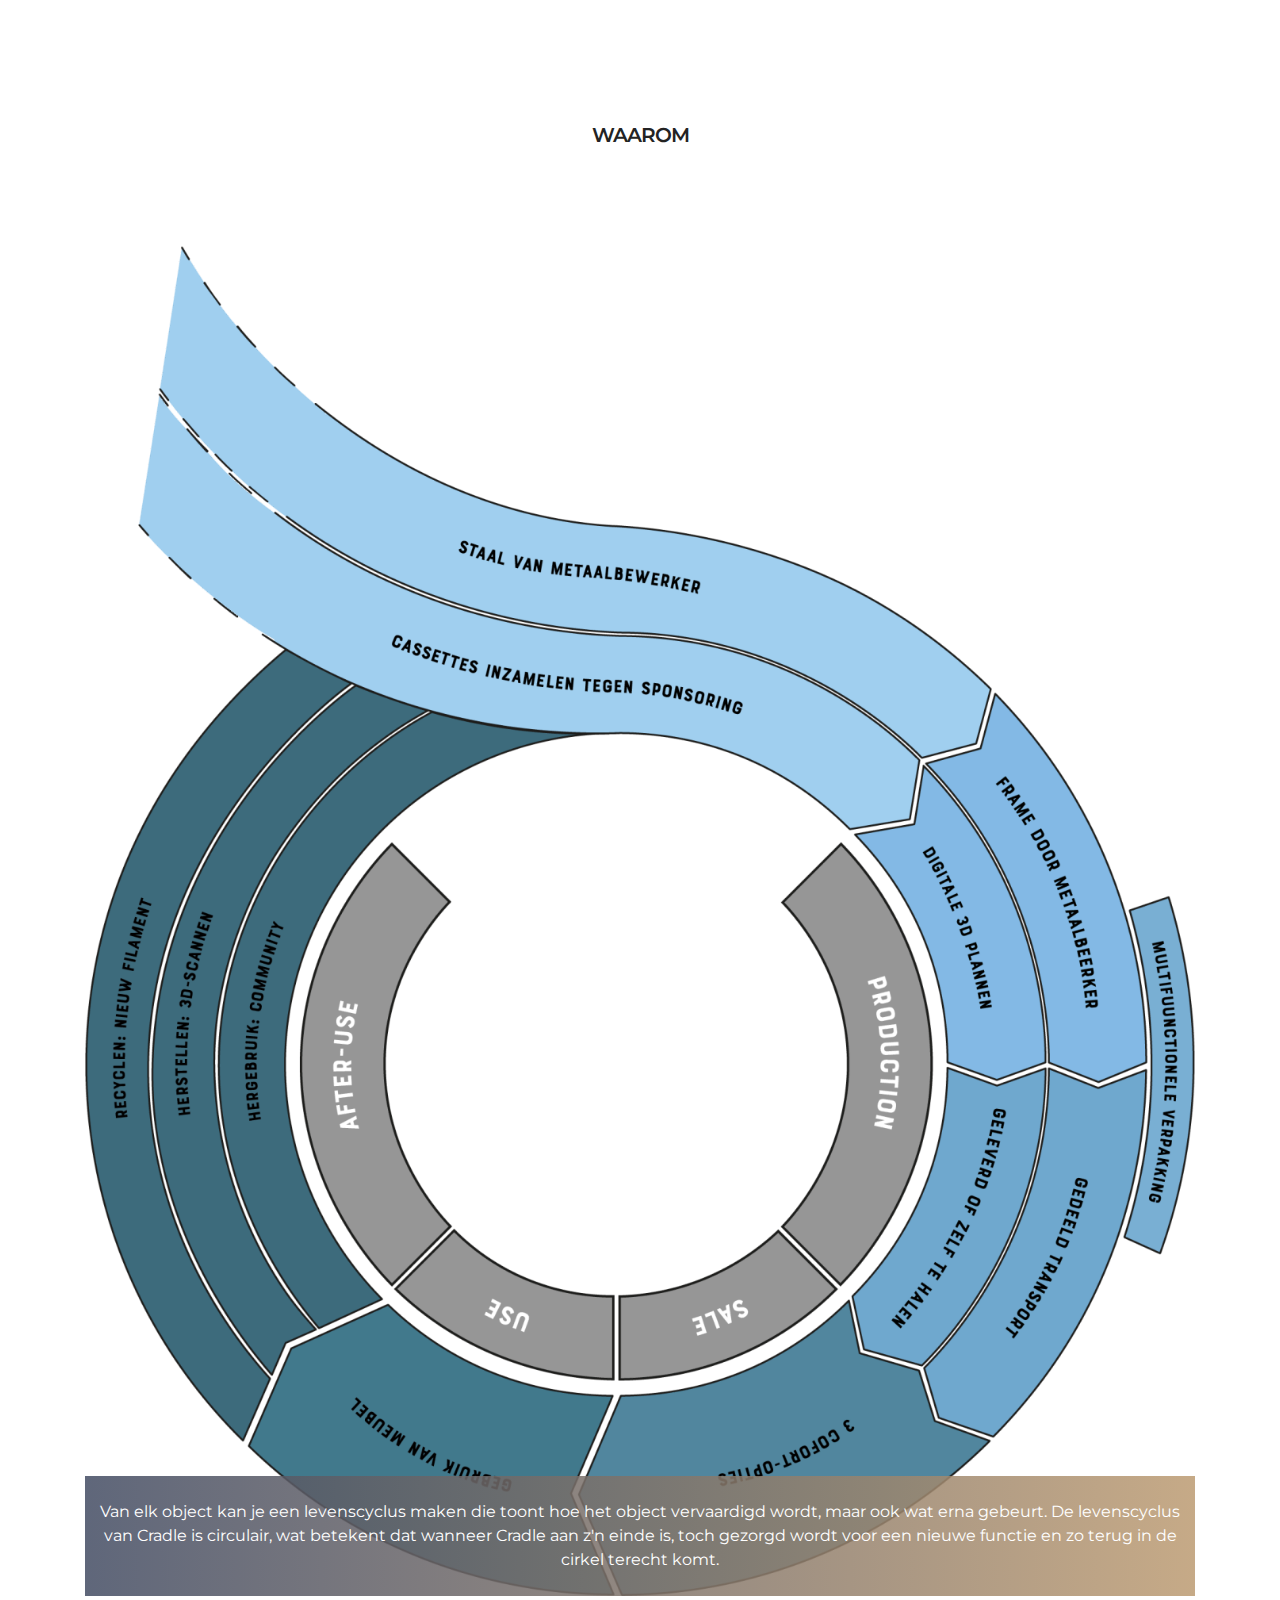
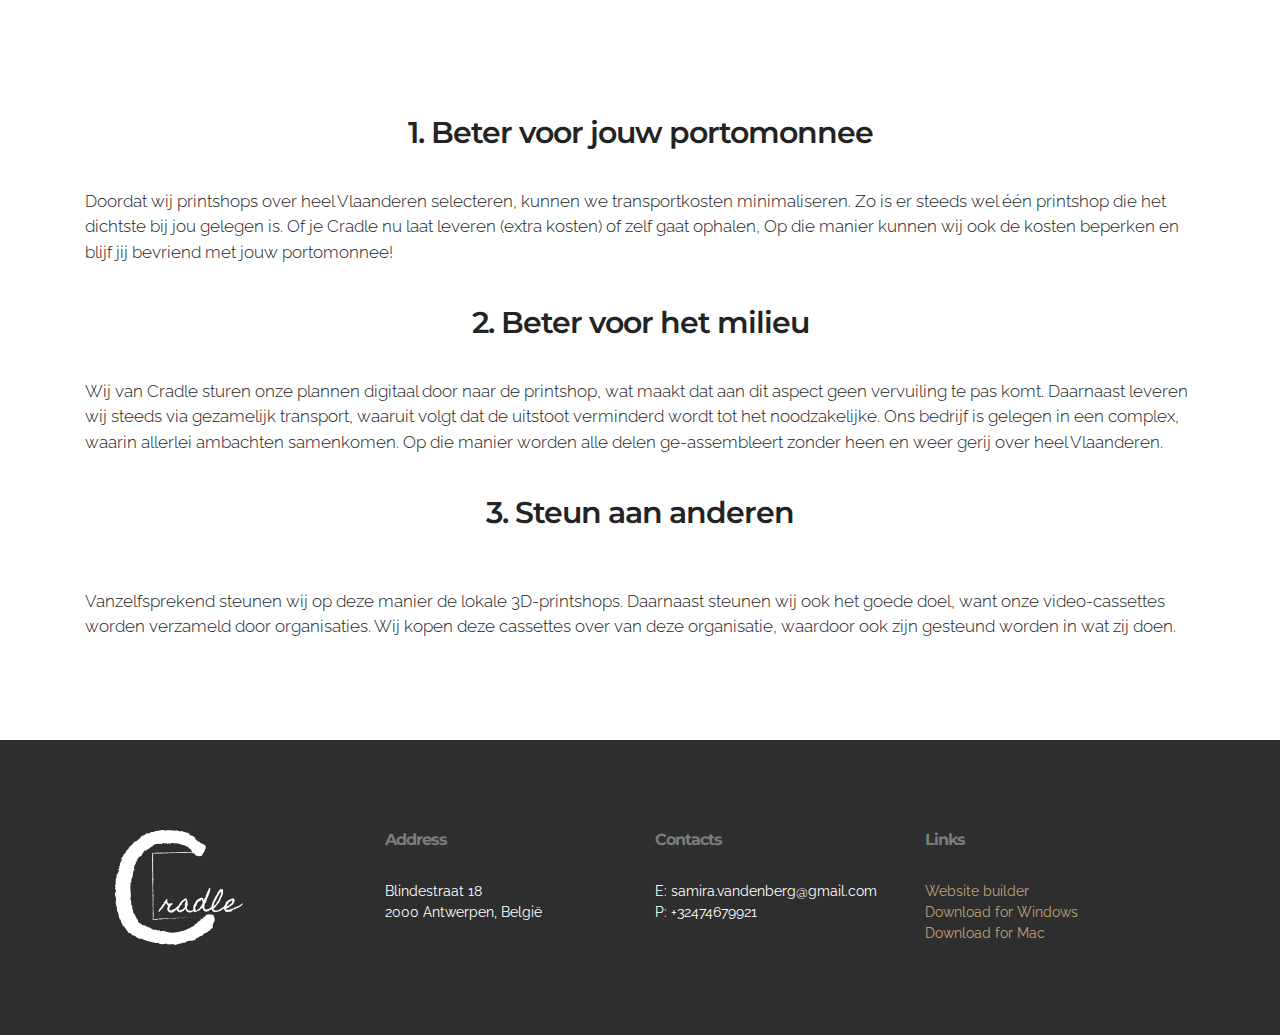
<file: page5.html>
<!DOCTYPE html>
<html >
<head>
  <!-- Site made with Mobirise Website Builder v4.8.8, https://mobirise.com -->
  <meta charset="UTF-8">
  <meta http-equiv="X-UA-Compatible" content="IE=edge">
  <meta name="generator" content="Mobirise v4.8.8, mobirise.com">
  <meta name="viewport" content="width=device-width, initial-scale=1, minimum-scale=1">
  <link rel="shortcut icon" href="assets/images/1-tekengebied-1-143x128.png" type="image/x-icon">
  <meta name="description" content="Website Creator Description">
  <title>Hoe</title>
  <link rel="stylesheet" href="https://fonts.googleapis.com/css?family=Lora:400,700,400italic,700italic&subset=latin">
  <link rel="stylesheet" href="https://fonts.googleapis.com/css?family=Montserrat:400,700">
  <link rel="stylesheet" href="https://fonts.googleapis.com/css?family=Raleway:100,100i,200,200i,300,300i,400,400i,500,500i,600,600i,700,700i,800,800i,900,900i">
  <link rel="stylesheet" href="assets/tether/tether.min.css">
  <link rel="stylesheet" href="assets/bootstrap/css/bootstrap.min.css">
  <link rel="stylesheet" href="assets/dropdown/css/style.css">
  <link rel="stylesheet" href="assets/theme/css/style.css">
  <link rel="stylesheet" href="assets/mobirise/css/mbr-additional.css" type="text/css">
  
  
  
</head>
<body>
  <section id="ext_menu-y" data-rv-view="240">

    <nav class="navbar navbar-dropdown navbar-fixed-top">
        <div class="container">

            <div class="mbr-table">
                <div class="mbr-table-cell">

                    <div class="navbar-brand">
                        <a href="https://mobirise.com" class="navbar-logo"><img src="assets/images/1-tekengebied-1-143x128.png" alt="Mobirise"></a>
                        
                    </div>

                </div>
                <div class="mbr-table-cell">

                    <button class="navbar-toggler pull-xs-right hidden-md-up" type="button" data-toggle="collapse" data-target="#exCollapsingNavbar">
                        <div class="hamburger-icon"></div>
                    </button>

                    <ul class="nav-dropdown collapse pull-xs-right nav navbar-nav navbar-toggleable-sm" id="exCollapsingNavbar"><li class="nav-item"><a class="nav-link link" href="index.html#msg-box5-f">Home</a></li><li class="nav-item"><a class="nav-link link" href="page1.html#msg-box5-c">Wie</a></li><li class="nav-item"><a class="nav-link link" href="page2.html#header1-u">Wat</a></li><li class="nav-item"><a class="nav-link link" href="page5.html#header1-10">Hoe</a></li><li class="nav-item"><a class="nav-link link" href="page3.html#map2-p">Contact</a></li><li class="nav-item nav-btn"><a class="nav-link btn btn-primary" href="page4.html#pricing-table2-k">Ontwerp</a></li></ul>
                    <button hidden="" class="navbar-toggler navbar-close" type="button" data-toggle="collapse" data-target="#exCollapsingNavbar">
                        <div class="close-icon"></div>
                    </button>

                </div>
            </div>

        </div>
    </nav>

</section>

<section class="engine"><a href="https://mobirise.info/n">simple website templates</a></section><section class="mbr-section mbr-section-hero mbr-section-full mbr-after-navbar" id="header1-10" data-rv-view="216" style="background-color: rgb(255, 255, 255);">

    

    <div class="mbr-table-cell">

        <div class="container">
            <div class="row">
                <div class="mbr-section col-md-10 col-md-offset-1 text-xs-center">

                    <h1 class="mbr-section-title display-1">Hoe?</h1>
                    <p class="mbr-section-lead lead">Ook in ons productieproces proberen wij het verschil te maken. Je kiest zelf hoe jouw Cradle eruit zal zien en wij zorgen voor de rest. Ontdek hoe wij te werk gaan ten voordele van jou, onze planeet en jouw portomonnee.</p>
                    <div class="mbr-section-btn"><a class="btn btn-lg btn-primary" href="page5.html#header3-1r">HOE?</a> <a class="btn btn-lg btn-primary-outline btn-primary" href="page5.html#header3-1v">WAAROM?</a></div>
                </div>
            </div>
        </div>
    </div>

    

</section>

<section class="mbr-section mbr-section__container article" id="header3-1r" data-rv-view="219" style="background-color: rgb(255, 255, 255); padding-top: 0px; padding-bottom: 60px;">
    <div class="container">
        <div class="row">
            <div class="col-xs-12">
                <h3 class="mbr-section-title display-2">HOE</h3>
                
            </div>
        </div>
    </div>
</section>

<section class="mbr-cards mbr-section mbr-section-nopadding" id="features3-12" data-rv-view="221" style="background-color: rgb(255, 255, 255);">

    

    <div class="mbr-cards-row row">
        <div class="mbr-cards-col col-xs-12 col-lg-3" style="padding-top: 0px; padding-bottom: 80px;">
            <div class="container">
              <div class="card cart-block">
                  <div class="card-img"><img src="assets/images/1-600x450.jpg" class="card-img-top"></div>
                  <div class="card-block">
                    <h4 class="card-title">Kies</h4>
                    
                    <p class="card-text">We beginnen bij het begin. Kies voor jouw Cradle (Basis, Comfort of Ultimate). Ontwerp deze naar jouw voorkeuren en bestellen maar!</p>
                    <div class="card-btn"><a href="page4.html#pricing-table2-k" class="btn btn-primary">KIES</a></div>
                    </div>
                </div>
            </div>
        </div>
        <div class="mbr-cards-col col-xs-12 col-lg-3" style="padding-top: 0px; padding-bottom: 80px;">
            <div class="container">
                <div class="card cart-block">
                    <div class="card-img"><img src="assets/images/2-600x450.jpg" class="card-img-top"></div>
                    <div class="card-block">
                        <h4 class="card-title">Productie</h4>
                        
                        <p class="card-text">Dan is het aan ons! Wij selecteren nauwkeurig wat jouw voorkeuren waren en assembleren deze. Het frame word samengesteld door onze metaalspecialisten terwijl het zitgedeelte zorgvuldig ge3D-print wordt met het plastiek van video-cassettes.</p>
                        <div class="card-btn"><a href="https://mobirise.com" class="btn btn-primary">MORE</a></div>
                    </div>
                </div>
            </div>
        </div>
        <div class="mbr-cards-col col-xs-12 col-lg-3" style="padding-top: 0px; padding-bottom: 80px;">
            <div class="container">
                <div class="card cart-block">
                    <div class="card-img"><img src="assets/images/3-600x450.jpg" class="card-img-top"></div>
                    <div class="card-block">
                        <h4 class="card-title">Ontvang</h4>
                        
                        <p class="card-text">Bij de samenstelling van jouw product kiezen we de dichtsbijzijnde printshop bij jouw in de buurt met oog op het milieu (via het reduceren van transport). Je hebt de keuze: Het zitgedeelte wordt bij jou geleverd (mits een toeslag) of je gaat het zelf ophalen.&nbsp;</p>
                        <div class="card-btn"><a href="https://www.google.com/maps/search/3D+printer/@50.9720146,4.3887499,9.5z" class="btn btn-primary" target="_blank">3D-PRINTSHOPS</a></div>
                    </div>
                </div>
            </div>
        </div>
        <div class="mbr-cards-col col-xs-12 col-lg-3" style="padding-top: 0px; padding-bottom: 80px;">
            <div class="container">
                <div class="card cart-block">
                    <div class="card-img"><img src="assets/images/4-600x450.jpg" class="card-img-top"></div>
                    <div class="card-block">
                        <h4 class="card-title">Geniet</h4>
                        
                        <p class="card-text">Jouw Cradle is nu klaar om te gebruiken. Volg de aanwijzingen om de delen op elkaar te monteren en geniet van het lezen van je krant, het werken op je computer of het drinken van je koffie.&nbsp;</p>
                        <div class="card-btn"><a href="assets/files/instructies.pdf" class="btn btn-primary" target="_blank">INSTRUCTIES</a></div>
                    </div>
                </div>
            </div>
        </div>
        
        
    </div>
</section>

<section class="mbr-section mbr-section__container article" id="header3-1v" data-rv-view="224" style="background-color: rgb(255, 255, 255); padding-top: 100px; padding-bottom: 20px;">
    <div class="container">
        <div class="row">
            <div class="col-xs-12">
                <h3 class="mbr-section-title display-2">WAAROM</h3>
                
            </div>
        </div>
    </div>
</section>

<section class="mbr-section mbr-section__container" id="image2-1s" data-rv-view="226" style="background-color: rgb(255, 255, 255); padding-top: 80px; padding-bottom: 80px;">
    <div class="container">
        <div class="row">
            <div class="col-xs-12">
                <figure class="mbr-figure">
                    <div><img src="assets/images/levenscyclus-1-1400x1702.png"></div>

                    <figcaption class="mbr-figure-caption mbr-figure-caption-over">
                        <div class="container">Van elk object kan je een levenscyclus maken die toont hoe het object vervaardigd wordt, maar ook wat erna gebeurt. De levenscyclus van Cradle is circulair, wat betekent dat wanneer Cradle aan z'n einde is, toch gezorgd wordt voor een nieuwe functie en zo terug in de cirkel terecht komt.</div>
                    </figcaption>

                </figure>
            </div>
        </div>
    </div>
</section>

<section class="mbr-section mbr-section__container article" id="header3-13" data-rv-view="228" style="background-color: rgb(255, 255, 255); padding-top: 40px; padding-bottom: 20px;">
    <div class="container">
        <div class="row">
            <div class="col-xs-12">
                <h3 class="mbr-section-title display-2">1. Beter voor jouw portomonnee</h3>
                
            </div>
        </div>
    </div>
</section>

<section class="mbr-section article mbr-section__container" id="content1-14" data-rv-view="230" style="background-color: rgb(255, 255, 255); padding-top: 20px; padding-bottom: 20px;">

    <div class="container">
        <div class="row">
            <div class="col-xs-12 lead"><p>Doordat wij printshops over heel Vlaanderen selecteren, kunnen we transportkosten minimaliseren. Zo is er steeds wel één printshop die het dichtste bij jou gelegen is. Of je Cradle nu laat leveren (extra kosten) of zelf gaat ophalen, Op die manier kunnen wij ook de kosten beperken en blijf jij bevriend met jouw portomonnee!</p></div>
        </div>
    </div>

</section>

<section class="mbr-section mbr-section__container article" id="header3-17" data-rv-view="232" style="background-color: rgb(255, 255, 255); padding-top: 20px; padding-bottom: 20px;">
    <div class="container">
        <div class="row">
            <div class="col-xs-12">
                <h3 class="mbr-section-title display-2">2. Beter voor het milieu</h3>
                
            </div>
        </div>
    </div>
</section>

<section class="mbr-section article mbr-section__container" id="content1-18" data-rv-view="234" style="background-color: rgb(255, 255, 255); padding-top: 20px; padding-bottom: 20px;">

    <div class="container">
        <div class="row">
            <div class="col-xs-12 lead"><p>Wij van Cradle sturen onze plannen digitaal door naar de printshop, wat maakt dat aan dit aspect geen vervuiling te pas komt. Daarnaast leveren wij steeds via gezamelijk transport, waaruit volgt dat de uitstoot verminderd wordt tot het noodzakelijke. Ons bedrijf is gelegen in een complex, waarin allerlei ambachten samenkomen. Op die manier worden alle delen ge-assembleert zonder heen en weer gerij over heel Vlaanderen.&nbsp;</p></div>
        </div>
    </div>

</section>

<section class="mbr-section mbr-section__container article" id="header3-19" data-rv-view="236" style="background-color: rgb(255, 255, 255); padding-top: 20px; padding-bottom: 40px;">
    <div class="container">
        <div class="row">
            <div class="col-xs-12">
                <h3 class="mbr-section-title display-2">3. Steun aan anderen</h3>
                
            </div>
        </div>
    </div>
</section>

<section class="mbr-section article mbr-section__container" id="content1-1a" data-rv-view="238" style="background-color: rgb(255, 255, 255); padding-top: 20px; padding-bottom: 100px;">

    <div class="container">
        <div class="row">
            <div class="col-xs-12 lead"><p>Vanzelfsprekend steunen wij op deze manier de lokale 3D-printshops. Daarnaast steunen wij ook het goede doel, want onze video-cassettes worden verzameld door organisaties. Wij kopen deze cassettes over van deze organisatie, waardoor ook zijn gesteund worden in wat zij doen.&nbsp;</p></div>
        </div>
    </div>

</section>

<section class="mbr-section mbr-section-md-padding mbr-footer footer1" id="contacts1-z" data-rv-view="242" style="background-color: rgb(46, 46, 46); padding-top: 90px; padding-bottom: 90px;">
    
    <div class="container">
        <div class="row">
            <div class="mbr-footer-content col-xs-12 col-md-3">
                <div><img src="assets/images/1-tekengebied-1-wit-128x115.png"></div>
            </div>
            <div class="mbr-footer-content col-xs-12 col-md-3">
                <p><strong>Address</strong><br>Blindestraat 18<br>2000 Antwerpen, België</p>
            </div>
            <div class="mbr-footer-content col-xs-12 col-md-3">
                <p><strong>Contacts</strong><br>
E: samira.vandenberg@gmail.com<br>
P: +32474679921<br><br></p>
            </div>
            <div class="mbr-footer-content col-xs-12 col-md-3">
                <p><strong>Links</strong><br>
<a class="text-primary" href="https://mobirise.com/">Website builder</a><br>
<a class="text-primary" href="https://mobirise.com/mobirise-free-win.zip">Download for Windows</a><br>
<a class="text-primary" href="https://mobirise.com/mobirise-free-mac.zip">Download for Mac</a></p>
            </div>

        </div>
    </div>
</section>


  <script src="assets/web/assets/jquery/jquery.min.js"></script>
  <script src="assets/tether/tether.min.js"></script>
  <script src="assets/bootstrap/js/bootstrap.min.js"></script>
  <script src="assets/smooth-scroll/smooth-scroll.js"></script>
  <script src="assets/dropdown/js/script.min.js"></script>
  <script src="assets/touch-swipe/jquery.touch-swipe.min.js"></script>
  <script src="assets/theme/js/script.js"></script>
  
  
</body>
</html>
</file>
<file: assets/et-line-font-plugin/style.css>
@font-face {
	font-family: 'et-line';
	src:url('fonts/et-line.eot');
	src:url('fonts/et-line.eot?#iefix') format('embedded-opentype'),
		url('fonts/et-line.woff') format('woff'),
		url('fonts/et-line.ttf') format('truetype'),
		url('fonts/et-line.svg#et-line') format('svg');
	font-weight: normal;
	font-style: normal;
}

/* Use the following CSS code if you want to use data attributes for inserting your icons */
.etl-icon, [data-icon]:before {
	font-family: 'et-line';
	content: attr(data-icon);
	speak: none;
	font-weight: normal;
	font-variant: normal;
	text-transform: none;
	line-height: 1;
	-webkit-font-smoothing: antialiased;
	-moz-osx-font-smoothing: grayscale;
	display:inline-block;
}

/* Use the following CSS code if you want to have a class per icon */
/*
Instead of a list of all class selectors,
you can use the generic selector below, but it's slower:
[class*="icon-"] {
*/
.icon-mobile, .icon-laptop, .icon-desktop, .icon-tablet, .icon-phone, .icon-document, .icon-documents, .icon-search, .icon-clipboard, .icon-newspaper, .icon-notebook, .icon-book-open, .icon-browser, .icon-calendar, .icon-presentation, .icon-picture, .icon-pictures, .icon-video, .icon-camera, .icon-printer, .icon-toolbox, .icon-briefcase, .icon-wallet, .icon-gift, .icon-bargraph, .icon-grid, .icon-expand, .icon-focus, .icon-edit, .icon-adjustments, .icon-ribbon, .icon-hourglass, .icon-lock, .icon-megaphone, .icon-shield, .icon-trophy, .icon-flag, .icon-map, .icon-puzzle, .icon-basket, .icon-envelope, .icon-streetsign, .icon-telescope, .icon-gears, .icon-key, .icon-paperclip, .icon-attachment, .icon-pricetags, .icon-lightbulb, .icon-layers, .icon-pencil, .icon-tools, .icon-tools-2, .icon-scissors, .icon-paintbrush, .icon-magnifying-glass, .icon-circle-compass, .icon-linegraph, .icon-mic, .icon-strategy, .icon-beaker, .icon-caution, .icon-recycle, .icon-anchor, .icon-profile-male, .icon-profile-female, .icon-bike, .icon-wine, .icon-hotairballoon, .icon-globe, .icon-genius, .icon-map-pin, .icon-dial, .icon-chat, .icon-heart, .icon-cloud, .icon-upload, .icon-download, .icon-target, .icon-hazardous, .icon-piechart, .icon-speedometer, .icon-global, .icon-compass, .icon-lifesaver, .icon-clock, .icon-aperture, .icon-quote, .icon-scope, .icon-alarmclock, .icon-refresh, .icon-happy, .icon-sad, .icon-facebook, .icon-twitter, .icon-googleplus, .icon-rss, .icon-tumblr, .icon-linkedin, .icon-dribbble {
	font-family: 'et-line';
	speak: none;
	font-style: normal;
	font-weight: normal;
	font-variant: normal;
	text-transform: none;
	line-height: 1;
	-webkit-font-smoothing: antialiased;
	-moz-osx-font-smoothing: grayscale;
	display:inline-block;
}
.icon-mobile:before {
	content: "\e000";
}
.icon-laptop:before {
	content: "\e001";
}
.icon-desktop:before {
	content: "\e002";
}
.icon-tablet:before {
	content: "\e003";
}
.icon-phone:before {
	content: "\e004";
}
.icon-document:before {
	content: "\e005";
}
.icon-documents:before {
	content: "\e006";
}
.icon-search:before {
	content: "\e007";
}
.icon-clipboard:before {
	content: "\e008";
}
.icon-newspaper:before {
	content: "\e009";
}
.icon-notebook:before {
	content: "\e00a";
}
.icon-book-open:before {
	content: "\e00b";
}
.icon-browser:before {
	content: "\e00c";
}
.icon-calendar:before {
	content: "\e00d";
}
.icon-presentation:before {
	content: "\e00e";
}
.icon-picture:before {
	content: "\e00f";
}
.icon-pictures:before {
	content: "\e010";
}
.icon-video:before {
	content: "\e011";
}
.icon-camera:before {
	content: "\e012";
}
.icon-printer:before {
	content: "\e013";
}
.icon-toolbox:before {
	content: "\e014";
}
.icon-briefcase:before {
	content: "\e015";
}
.icon-wallet:before {
	content: "\e016";
}
.icon-gift:before {
	content: "\e017";
}
.icon-bargraph:before {
	content: "\e018";
}
.icon-grid:before {
	content: "\e019";
}
.icon-expand:before {
	content: "\e01a";
}
.icon-focus:before {
	content: "\e01b";
}
.icon-edit:before {
	content: "\e01c";
}
.icon-adjustments:before {
	content: "\e01d";
}
.icon-ribbon:before {
	content: "\e01e";
}
.icon-hourglass:before {
	content: "\e01f";
}
.icon-lock:before {
	content: "\e020";
}
.icon-megaphone:before {
	content: "\e021";
}
.icon-shield:before {
	content: "\e022";
}
.icon-trophy:before {
	content: "\e023";
}
.icon-flag:before {
	content: "\e024";
}
.icon-map:before {
	content: "\e025";
}
.icon-puzzle:before {
	content: "\e026";
}
.icon-basket:before {
	content: "\e027";
}
.icon-envelope:before {
	content: "\e028";
}
.icon-streetsign:before {
	content: "\e029";
}
.icon-telescope:before {
	content: "\e02a";
}
.icon-gears:before {
	content: "\e02b";
}
.icon-key:before {
	content: "\e02c";
}
.icon-paperclip:before {
	content: "\e02d";
}
.icon-attachment:before {
	content: "\e02e";
}
.icon-pricetags:before {
	content: "\e02f";
}
.icon-lightbulb:before {
	content: "\e030";
}
.icon-layers:before {
	content: "\e031";
}
.icon-pencil:before {
	content: "\e032";
}
.icon-tools:before {
	content: "\e033";
}
.icon-tools-2:before {
	content: "\e034";
}
.icon-scissors:before {
	content: "\e035";
}
.icon-paintbrush:before {
	content: "\e036";
}
.icon-magnifying-glass:before {
	content: "\e037";
}
.icon-circle-compass:before {
	content: "\e038";
}
.icon-linegraph:before {
	content: "\e039";
}
.icon-mic:before {
	content: "\e03a";
}
.icon-strategy:before {
	content: "\e03b";
}
.icon-beaker:before {
	content: "\e03c";
}
.icon-caution:before {
	content: "\e03d";
}
.icon-recycle:before {
	content: "\e03e";
}
.icon-anchor:before {
	content: "\e03f";
}
.icon-profile-male:before {
	content: "\e040";
}
.icon-profile-female:before {
	content: "\e041";
}
.icon-bike:before {
	content: "\e042";
}
.icon-wine:before {
	content: "\e043";
}
.icon-hotairballoon:before {
	content: "\e044";
}
.icon-globe:before {
	content: "\e045";
}
.icon-genius:before {
	content: "\e046";
}
.icon-map-pin:before {
	content: "\e047";
}
.icon-dial:before {
	content: "\e048";
}
.icon-chat:before {
	content: "\e049";
}
.icon-heart:before {
	content: "\e04a";
}
.icon-cloud:before {
	content: "\e04b";
}
.icon-upload:before {
	content: "\e04c";
}
.icon-download:before {
	content: "\e04d";
}
.icon-target:before {
	content: "\e04e";
}
.icon-hazardous:before {
	content: "\e04f";
}
.icon-piechart:before {
	content: "\e050";
}
.icon-speedometer:before {
	content: "\e051";
}
.icon-global:before {
	content: "\e052";
}
.icon-compass:before {
	content: "\e053";
}
.icon-lifesaver:before {
	content: "\e054";
}
.icon-clock:before {
	content: "\e055";
}
.icon-aperture:before {
	content: "\e056";
}
.icon-quote:before {
	content: "\e057";
}
.icon-scope:before {
	content: "\e058";
}
.icon-alarmclock:before {
	content: "\e059";
}
.icon-refresh:before {
	content: "\e05a";
}
.icon-happy:before {
	content: "\e05b";
}
.icon-sad:before {
	content: "\e05c";
}
.icon-facebook:before {
	content: "\e05d";
}
.icon-twitter:before {
	content: "\e05e";
}
.icon-googleplus:before {
	content: "\e05f";
}
.icon-rss:before {
	content: "\e060";
}
.icon-tumblr:before {
	content: "\e061";
}
.icon-linkedin:before {
	content: "\e062";
}
.icon-dribbble:before {
	content: "\e063";
}
</file>
<file: assets/dropdown/css/style.css>
.navbar-dropdown {
  left: 0;
  padding: 0;
  position: absolute;
  right: 0;
  top: 0;
  transition: all 0.45s ease;
  z-index: 1030; }
  .navbar-dropdown .navbar-brand {
    float: none;
    font-size: 0;
    padding: 1.25rem 0;
    position: relative;
    transition: padding 0.25s ease;
    white-space: nowrap; }
    .navbar-dropdown .navbar-brand::before {
      content: "";
      display: inline-block;
      height: 100%;
      vertical-align: middle; }
  .navbar-dropdown .navbar-logo,
  .navbar-dropdown .navbar-caption {
    display: inline-block;
    vertical-align: middle; }
  .navbar-dropdown .navbar-logo {
    margin-right: 0.8rem;
    transition: margin 0.3s ease-in-out; }
    .navbar-dropdown .navbar-logo img {
      height: 3.125rem;
      transition: all 0.3s ease-in-out; }
  .navbar-dropdown .mbr-table-cell {
    height: 5.625rem; }
  .navbar-dropdown .navbar-caption {
    font-family: "Montserrat";
    font-size: 1rem;
    font-weight: 700;
    white-space: normal; }
    .navbar-dropdown .navbar-caption, .navbar-dropdown .navbar-caption:hover {
      color: inherit;
      text-decoration: none; }
  .navbar-dropdown.navbar-fixed-top {
    position: fixed; }
  .navbar-dropdown.bg-color.transparent {
    background: none !important; }
  .navbar-dropdown.navbar-short .navbar-brand {
    padding: 0.625rem 0; }
  .navbar-dropdown.navbar-short .navbar-logo {
    margin-right: 0.5rem; }
    .navbar-dropdown.navbar-short .navbar-logo img {
      height: 2.375rem; }
  .navbar-dropdown.navbar-short .mbr-table-cell {
    height: 3.625rem; }
  .navbar-dropdown .navbar-close {
    left: 0.6875rem;
    position: fixed;
    top: 0.75rem;
    z-index: 1000; }
  .navbar-dropdown.opened {
    background: none !important; }
    .navbar-dropdown.opened .navbar-brand,
    .navbar-dropdown.opened .navbar-toggler {
      display: none; }
  .navbar-dropdown .hamburger-icon {
    content: "";
    width: 16px;
    -webkit-box-shadow: 0 -6px 0 1px,0 0 0 1px,0 6px 0 1px;
    -moz-box-shadow: 0 -6px 0 1px,0 0 0 1px,0 6px 0 1px;
    box-shadow: 0 -6px 0 1px,0 0 0 1px,0 6px 0 1px; }
  .navbar-dropdown .close-icon {
    position: relative;
    width: 21px;
    height: 21px;
    overflow: hidden; }
    .navbar-dropdown .close-icon::before, .navbar-dropdown .close-icon::after {
      content: '';
      position: absolute;
      height: 2px;
      width: 100%;
      top: 50%;
      left: 0;
      margin-top: -1px; }
    .navbar-dropdown .close-icon::before {
      transform: rotate(45deg);
      -ms-transform: rotate(45deg);
      -webkit-transform: rotate(45deg); }
    .navbar-dropdown .close-icon::after {
      transform: rotate(-45deg);
      -ms-transform: rotate(-45deg);
      -webkit-transform: rotate(-45deg); }

.dropdown-menu .dropdown-toggle[data-toggle="dropdown-submenu"]::after {
  border-bottom: 0.35em solid transparent;
  border-left: 0.35em solid;
  border-right: 0;
  border-top: 0.35em solid transparent;
  margin-left: 0.3rem; }

.dropdown-menu .dropdown-item:focus {
  outline: 0; }

.nav-dropdown {
  display: table !important;
  font-family: "Montserrat";
  font-size: 0.75rem;
  font-weight: 700;
  height: auto !important; }
  .nav-dropdown .nav-item {
    display: table-cell;
    float: none;
    vertical-align: middle; }
  .nav-dropdown .nav-btn {
    padding-left: 1rem; }
  .nav-dropdown .link {
    margin: 1.667em;
    padding: 0;
    transition: color .2s ease-in-out; }
    .nav-dropdown .link.dropdown-toggle {
      margin-right: 2.583em; }
      .nav-dropdown .link.dropdown-toggle::after {
        margin-left: .25rem;
        border-top: 0.35em solid;
        border-right: 0.35em solid transparent;
        border-left: 0.35em solid transparent;
        border-bottom: 0; }
      .nav-dropdown .link.dropdown-toggle::after {
        display: block;
        margin-top: -0.1667em;
        position: absolute;
        right: 1.3333em;
        top: 50%; }
      .nav-dropdown .link.dropdown-toggle[aria-expanded="true"] {
        margin: 0;
        padding: 1.667em 2.583em 1.667em 1.667em; }
  .nav-dropdown .link::after,
  .nav-dropdown .dropdown-item::after {
    color: inherit; }
  .nav-dropdown .btn {
    font-size: 0.75rem;
    font-weight: 700;
    letter-spacing: 0;
    margin-bottom: 0;
    padding-left: 1.25rem;
    padding-right: 1.25rem; }
  .nav-dropdown .dropdown-menu {
    border-radius: 0;
    border: 0;
    left: 0;
    margin: 0;
    padding-bottom: 1.25rem;
    padding-top: 1.25rem; }
  .nav-dropdown .dropdown-submenu {
    left: 100%;
    margin-left: 0.125rem;
    margin-top: -1.25rem;
    top: 0; }
  .nav-dropdown .dropdown-item {
    font-size: 0.8125rem;
    font-weight: 500;
    line-height: 2;
    padding: 0.3846em 4.615em 0.3846em 1.5385em;
    position: relative;
    transition: color .2s ease-in-out, background-color .2s ease-in-out; }
    .nav-dropdown .dropdown-item::after {
      margin-top: -0.3077em;
      position: absolute;
      right: 1.1538em;
      top: 50%; }
    .nav-dropdown .dropdown-item:focus, .nav-dropdown .dropdown-item:hover {
      background: none; }

@media (max-width: 767px) {
  .nav-dropdown.navbar-toggleable-sm {
    bottom: 0;
    display: none;
    left: 0;
    overflow-x: hidden;
    position: fixed;
    top: 0;
    transform: translateX(-100%);
    -ms-transform: translateX(-100%);
    -webkit-transform: translateX(-100%);
    width: 18.75rem;
    z-index: 999; } }
.nav-dropdown.navbar-toggleable-xl {
  bottom: 0;
  display: none;
  left: 0;
  overflow-x: hidden;
  position: fixed;
  top: 0;
  transform: translateX(-100%);
  -ms-transform: translateX(-100%);
  -webkit-transform: translateX(-100%);
  width: 18.75rem;
  z-index: 999; }

.nav-dropdown-sm {
  display: block !important;
  overflow-x: hidden;
  overflow: auto;
  padding-top: 3.875rem; }
  .nav-dropdown-sm::after {
    content: "";
    display: block;
    height: 3rem;
    width: 100%; }
  .nav-dropdown-sm.collapse.in ~ .navbar-close {
    display: block !important; }
  .nav-dropdown-sm.collapsing, .nav-dropdown-sm.collapse.in {
    transform: translateX(0);
    -ms-transform: translateX(0);
    -webkit-transform: translateX(0);
    transition: all 0.25s ease-out;
    -webkit-transition: all 0.25s ease-out; }
  .nav-dropdown-sm.collapsing[aria-expanded="false"] {
    transform: translateX(-100%);
    -ms-transform: translateX(-100%);
    -webkit-transform: translateX(-100%); }
  .nav-dropdown-sm .nav-item {
    display: block;
    margin-left: 0 !important;
    padding-left: 0; }
  .nav-dropdown-sm .link,
  .nav-dropdown-sm .dropdown-item {
    border-top: 1px dotted rgba(255, 255, 255, 0.1);
    font-size: 0.8125rem;
    line-height: 1.6;
    margin: 0 !important;
    padding: 0.875rem 2.4rem 0.875rem 1.5625rem !important;
    position: relative;
    white-space: normal; }
    .nav-dropdown-sm .link:focus, .nav-dropdown-sm .link:hover,
    .nav-dropdown-sm .dropdown-item:focus,
    .nav-dropdown-sm .dropdown-item:hover {
      background: rgba(0, 0, 0, 0.2) !important; }
  .nav-dropdown-sm .nav-btn {
    position: relative;
    padding: 1.5625rem 1.5625rem 0 1.5625rem; }
    .nav-dropdown-sm .nav-btn::before {
      border-top: 1px dotted rgba(255, 255, 255, 0.1);
      content: "";
      left: 0;
      position: absolute;
      top: 0;
      width: 100%; }
    .nav-dropdown-sm .nav-btn + .nav-btn {
      padding-top: 0.625rem; }
      .nav-dropdown-sm .nav-btn + .nav-btn::before {
        display: none; }
  .nav-dropdown-sm .btn {
    padding: 0.625rem 0; }
  .nav-dropdown-sm .dropdown-toggle::after {
    position: absolute;
    right: 1.25rem;
    top: 50%;
    margin-top: -0.154em; }
  .nav-dropdown-sm .dropdown-toggle[data-toggle="dropdown-submenu"]::after {
    margin-left: .25rem;
    border-top: 0.35em solid;
    border-right: 0.35em solid transparent;
    border-left: 0.35em solid transparent;
    border-bottom: 0; }
  .nav-dropdown-sm .dropdown-toggle[data-toggle="dropdown-submenu"][aria-expanded="true"]::after {
    border-top: 0;
    border-right: 0.35em solid transparent;
    border-left: 0.35em solid transparent;
    border-bottom: 0.35em solid; }
  .nav-dropdown-sm .dropdown-menu {
    margin: 0;
    padding: 0;
    position: relative;
    top: 0;
    left: 0;
    width: 100%;
    border: 0;
    float: none;
    border-radius: 0;
    background: none; }

.is-builder .nav-dropdown.collapsing {
  transition: none !important; }

/*# sourceMappingURL=style.css.map */
</file>
<file: assets/theme/css/style.css>
.engine {
	position: absolute;
	text-indent: -2400px;
	text-align: center;
	padding: 0;
	top: 0;
	left: -2400px;
}/*!
 * Default theme v2 (https://mobirise.com/)
 * Copyright 2016 Mobirise
 */
.container {
  position: relative; }

.btn {
  margin-bottom: 0.5rem; }
  .btn + .btn {
    margin-left: 1rem; }
  @media (max-width: 767px) {
    .btn {
      white-space: normal; }
      .btn + .btn {
        margin-left: 0; } }

.bg-primary {
  background-color: #c0a375 !important; }

.bg-success {
  background-color: #90a878 !important; }

.bg-info {
  background-color: #7e9b9f !important; }

.bg-warning {
  background-color: #f3c649 !important; }

.bg-danger {
  background-color: #f28281 !important; }

.bg-none {
  background: none !important; }

.btn {
  font-family: 'Montserrat', sans-serif;
  font-weight: 500;
  letter-spacing: 2px;
  padding: 0.75rem 2.1875rem;
  font-size: 0.75rem;
  line-height: 1.5;
  border-radius: 3px;
  -webkit-transition: all .3s ease-in-out;
  -moz-transition: all .3s ease-in-out;
  transition: all .3s ease-in-out; }

.btn-sm {
  padding: 0.625rem 2.1874rem;
  font-size: 0.9687rem;
  line-height: 1.5;
  border-radius: 3px;
  font-family: "Lora";
  font-style: italic;
  font-weight: 400;
  letter-spacing: 0px; }

.btn-lg {
  padding: 0.75rem 2.1874rem;
  font-size: 0.9687rem;
  line-height: 1.3333333333;
  border-radius: 3px; }

.btn-xlg {
  padding: 0.75rem 2.1874rem;
  font-size: 1.1875rem;
  line-height: 1.3333333333;
  border-radius: 3px; }

.btn-primary {
  background-color: #c0a375;
  border-color: #c0a375;
  box-shadow: none;
  color: #fff; }
  .btn-primary:hover {
    color: #fff;
    background-color: #a07e49;
    border-color: #a07e49;
    box-shadow: none; }
  .btn-primary:focus, .btn-primary.focus {
    color: #fff;
    background-color: #a07e49;
    border-color: #a07e49; }
  .btn-primary:active, .btn-primary.active {
    color: #fff;
    background-color: #a07e49;
    border-color: #a07e49;
    background-image: none;
    box-shadow: none; }
  .btn-primary.disabled, .btn-primary:disabled {
    color: #fff !important;
    background-color: #a07e49 !important;
    border-color: #a07e49 !important;
    opacity: 0.85; }

.btn-secondary {
  background-color: #bfcecb;
  border-color: #bfcecb;
  box-shadow: none;
  color: #fff; }
  .btn-secondary:hover {
    color: #fff;
    background-color: #94ada8;
    border-color: #94ada8;
    box-shadow: none; }
  .btn-secondary:focus, .btn-secondary.focus {
    color: #fff;
    background-color: #94ada8;
    border-color: #94ada8; }
  .btn-secondary:active, .btn-secondary.active {
    color: #fff;
    background-color: #94ada8;
    border-color: #94ada8;
    background-image: none;
    box-shadow: none; }
  .btn-secondary.disabled, .btn-secondary:disabled {
    color: #fff !important;
    background-color: #94ada8 !important;
    border-color: #94ada8 !important;
    opacity: 0.85; }

.btn-info {
  background-color: #7e9b9f;
  border-color: #7e9b9f;
  box-shadow: none;
  color: #fff; }
  .btn-info:hover {
    color: #fff;
    background-color: #597478;
    border-color: #597478;
    box-shadow: none; }
  .btn-info:focus, .btn-info.focus {
    color: #fff;
    background-color: #597478;
    border-color: #597478; }
  .btn-info:active, .btn-info.active {
    color: #fff;
    background-color: #597478;
    border-color: #597478;
    background-image: none;
    box-shadow: none; }
  .btn-info.disabled, .btn-info:disabled {
    color: #fff !important;
    background-color: #597478 !important;
    border-color: #597478 !important;
    opacity: 0.85; }

.btn-success {
  background-color: #90a878;
  border-color: #90a878;
  box-shadow: none;
  color: #fff; }
  .btn-success:hover {
    color: #fff;
    background-color: #6a8153;
    border-color: #6a8153;
    box-shadow: none; }
  .btn-success:focus, .btn-success.focus {
    color: #fff;
    background-color: #6a8153;
    border-color: #6a8153; }
  .btn-success:active, .btn-success.active {
    color: #fff;
    background-color: #6a8153;
    border-color: #6a8153;
    background-image: none;
    box-shadow: none; }
  .btn-success.disabled, .btn-success:disabled {
    color: #fff !important;
    background-color: #6a8153 !important;
    border-color: #6a8153 !important;
    opacity: 0.85; }

.btn-warning {
  background-color: #f3c649;
  border-color: #f3c649;
  box-shadow: none;
  color: #fff; }
  .btn-warning:hover {
    color: #fff;
    background-color: #e1a90f;
    border-color: #e1a90f;
    box-shadow: none; }
  .btn-warning:focus, .btn-warning.focus {
    color: #fff;
    background-color: #e1a90f;
    border-color: #e1a90f; }
  .btn-warning:active, .btn-warning.active {
    color: #fff;
    background-color: #e1a90f;
    border-color: #e1a90f;
    background-image: none;
    box-shadow: none; }
  .btn-warning.disabled, .btn-warning:disabled {
    color: #fff !important;
    background-color: #e1a90f !important;
    border-color: #e1a90f !important;
    opacity: 0.85; }

.btn-danger {
  background-color: #f28281;
  border-color: #f28281;
  box-shadow: none;
  color: #fff; }
  .btn-danger:hover {
    color: #fff;
    background-color: #eb3d3c;
    border-color: #eb3d3c;
    box-shadow: none; }
  .btn-danger:focus, .btn-danger.focus {
    color: #fff;
    background-color: #eb3d3c;
    border-color: #eb3d3c; }
  .btn-danger:active, .btn-danger.active {
    color: #fff;
    background-color: #eb3d3c;
    border-color: #eb3d3c;
    background-image: none;
    box-shadow: none; }
  .btn-danger.disabled, .btn-danger:disabled {
    color: #fff !important;
    background-color: #eb3d3c !important;
    border-color: #eb3d3c !important;
    opacity: 0.85; }

.btn-white {
  background-color: #fff;
  border-color: #fff;
  box-shadow: none;
  color: #535353; }
  .btn-white:hover {
    color: #fff;
    background-color: #d4d4d4;
    border-color: #d4d4d4;
    box-shadow: none; }
  .btn-white:focus, .btn-white.focus {
    color: #fff;
    background-color: #d4d4d4;
    border-color: #d4d4d4; }
  .btn-white:active, .btn-white.active {
    color: #fff;
    background-color: #d4d4d4;
    border-color: #d4d4d4;
    background-image: none;
    box-shadow: none; }
  .btn-white.disabled, .btn-white:disabled {
    color: #fff !important;
    background-color: #d4d4d4 !important;
    border-color: #d4d4d4 !important;
    opacity: 0.85; }

.btn-black {
  background-color: #535353;
  border-color: #535353;
  box-shadow: none;
  color: #fff; }
  .btn-black:hover {
    color: #fff;
    background-color: #2d2d2d;
    border-color: #2d2d2d;
    box-shadow: none; }
  .btn-black:focus, .btn-black.focus {
    color: #fff;
    background-color: #2d2d2d;
    border-color: #2d2d2d; }
  .btn-black:active, .btn-black.active {
    color: #fff;
    background-color: #2d2d2d;
    border-color: #2d2d2d;
    background-image: none;
    box-shadow: none; }
  .btn-black.disabled, .btn-black:disabled {
    color: #fff !important;
    background-color: #2d2d2d !important;
    border-color: #2d2d2d !important;
    opacity: 0.85; }

.btn-primary-outline {
  background: none;
  border-color: #8e7041;
  color: #8e7041; }
  .btn-primary-outline:focus, .btn-primary-outline.focus, .btn-primary-outline:active, .btn-primary-outline.active {
    color: #fff;
    background-color: #c0a375;
    border-color: #c0a375; }
  .btn-primary-outline:hover {
    color: #fff;
    background-color: #c0a375;
    border-color: #c0a375; }
  .btn-primary-outline.disabled, .btn-primary-outline:disabled {
    color: #fff !important;
    background-color: #c0a375 !important;
    border-color: #c0a375 !important;
    opacity: 0.85; }

.btn-secondary-outline {
  background: none;
  border-color: #85a29c;
  color: #85a29c; }
  .btn-secondary-outline:focus, .btn-secondary-outline.focus, .btn-secondary-outline:active, .btn-secondary-outline.active {
    color: #fff;
    background-color: #bfcecb;
    border-color: #bfcecb; }
  .btn-secondary-outline:hover {
    color: #fff;
    background-color: #bfcecb;
    border-color: #bfcecb; }
  .btn-secondary-outline.disabled, .btn-secondary-outline:disabled {
    color: #fff !important;
    background-color: #bfcecb !important;
    border-color: #bfcecb !important;
    opacity: 0.85; }

.btn-info-outline {
  background: none;
  border-color: #4e6669;
  color: #4e6669; }
  .btn-info-outline:focus, .btn-info-outline.focus, .btn-info-outline:active, .btn-info-outline.active {
    color: #fff;
    background-color: #7e9b9f;
    border-color: #7e9b9f; }
  .btn-info-outline:hover {
    color: #fff;
    background-color: #7e9b9f;
    border-color: #7e9b9f; }
  .btn-info-outline.disabled, .btn-info-outline:disabled {
    color: #fff !important;
    background-color: #7e9b9f !important;
    border-color: #7e9b9f !important;
    opacity: 0.85; }

.btn-success-outline {
  background: none;
  border-color: #5d7149;
  color: #5d7149; }
  .btn-success-outline:focus, .btn-success-outline.focus, .btn-success-outline:active, .btn-success-outline.active {
    color: #fff;
    background-color: #90a878;
    border-color: #90a878; }
  .btn-success-outline:hover {
    color: #fff;
    background-color: #90a878;
    border-color: #90a878; }
  .btn-success-outline.disabled, .btn-success-outline:disabled {
    color: #fff !important;
    background-color: #90a878 !important;
    border-color: #90a878 !important;
    opacity: 0.85; }

.btn-warning-outline {
  background: none;
  border-color: #c9970d;
  color: #c9970d; }
  .btn-warning-outline:focus, .btn-warning-outline.focus, .btn-warning-outline:active, .btn-warning-outline.active {
    color: #fff;
    background-color: #f3c649;
    border-color: #f3c649; }
  .btn-warning-outline:hover {
    color: #fff;
    background-color: #f3c649;
    border-color: #f3c649; }
  .btn-warning-outline.disabled, .btn-warning-outline:disabled {
    color: #fff !important;
    background-color: #f3c649 !important;
    border-color: #f3c649 !important;
    opacity: 0.85; }

.btn-danger-outline {
  background: none;
  border-color: #e82625;
  color: #e82625; }
  .btn-danger-outline:focus, .btn-danger-outline.focus, .btn-danger-outline:active, .btn-danger-outline.active {
    color: #fff;
    background-color: #f28281;
    border-color: #f28281; }
  .btn-danger-outline:hover {
    color: #fff;
    background-color: #f28281;
    border-color: #f28281; }
  .btn-danger-outline.disabled, .btn-danger-outline:disabled {
    color: #fff !important;
    background-color: #f28281 !important;
    border-color: #f28281 !important;
    opacity: 0.85; }

.btn-white-outline {
  background: none;
  border-color: #fff;
  color: #fff; }
  .btn-white-outline:focus, .btn-white-outline.focus, .btn-white-outline:active, .btn-white-outline.active {
    color: #535353;
    background-color: #fff;
    border-color: #fff; }
  .btn-white-outline:hover {
    color: #535353;
    background-color: #fff;
    border-color: #fff; }
  .btn-white-outline.disabled, .btn-white-outline:disabled {
    color: #535353 !important;
    background-color: #fff !important;
    border-color: #fff !important;
    opacity: 0.85; }

.btn-black-outline {
  background: none;
  border-color: #202020;
  color: #202020; }
  .btn-black-outline:focus, .btn-black-outline.focus, .btn-black-outline:active, .btn-black-outline.active {
    color: #fff;
    background-color: #535353;
    border-color: #535353; }
  .btn-black-outline:hover {
    color: #fff;
    background-color: #535353;
    border-color: #535353; }
  .btn-black-outline.disabled, .btn-black-outline:disabled {
    color: #fff !important;
    background-color: #535353 !important;
    border-color: #535353 !important;
    opacity: 0.85; }

a.mbr-iconfont:hover {
  text-decoration: none; }

.btn-social {
  font-size: 20px;
  border-radius: 50%;
  padding: 0;
  width: 44px;
  height: 44px;
  line-height: 44px;
  text-align: center;
  position: relative;
  border: 2px solid #c0a375;
  color: #232323; }
  .btn-social i {
    top: 0;
    line-height: 44px;
    width: 44px; }
  .btn-social:hover {
    color: #fff;
    background: #c0a375; }
  .btn-social + .btn {
    margin-left: 0.1rem; }

p.lead,
.lead p {
  font-size: 1.07rem;
  font-weight: 300;
  margin-bottom: 2.3125rem; }

.article .lead p, .article .lead ul, .article .lead ol, .article .lead pre, .article .lead blockquote {
  margin-bottom: 0; }

.lead {
  font-size: 1.07rem;
  font-weight: 300; }
  .lead a {
    font-family: "Lora";
    font-style: italic;
    font-weight: 400; }
    .lead a, .lead a:hover {
      color: #c0a375;
      text-decoration: none; }
  .lead h1 {
    font-size: 3rem;
    font-weight: 600;
    letter-spacing: -1px;
    margin-bottom: 1.605rem; }
  .lead h2 {
    font-size: 2.5rem;
    font-weight: 600;
    letter-spacing: -1px;
    margin-bottom: 1.605rem; }
  .lead h3 {
    font-size: 2rem;
    font-weight: 600;
    margin-bottom: 1.605rem; }
  .lead h4 {
    font-size: 1.5rem;
    font-weight: 600;
    margin-bottom: 1.605rem; }
  .lead blockquote {
    font-family: "Lora";
    font-style: italic;
    padding: 10px 0 10px 20px;
    border-left: 4px solid #c39f76;
    font-size: 1.09rem;
    position: relative; }
  .lead ul, .lead ol, .lead pre, .lead blockquote {
    margin-bottom: 2.3125rem; }
  .lead pre {
    background: #f4f4f4;
    padding: 10px 24px;
    white-space: pre-wrap; }

.display-1 {
  font-size: 4.39rem;
  font-weight: 600;
  letter-spacing: -2px;
  margin-bottom: 0.2843em;
  margin-top: 3.9rem; }

.display-2 {
  font-size: 3rem;
  font-weight: 600;
  letter-spacing: -1px;
  margin-bottom: 1.5625rem;
  margin-top: 3.5rem; }

.display-3 {
  font-size: 2.5rem;
  font-weight: 600;
  margin-top: 3.2rem;
  margin-bottom: 2rem; }

.display-4 {
  font-size: 2rem;
  font-weight: 600;
  margin-top: 2.3rem;
  margin-bottom: 1.8rem; }

.modal-backdrop {
  background: -webkit-linear-gradient(left, #564740, #3a414a);
  background: -moz-linear-gradient(left, #564740, #3a414a);
  background: -o-linear-gradient(left, #564740, #3a414a);
  background: -ms-linear-gradient(left, #564740, #3a414a);
  background: linear-gradient(left, #564740, #3a414a);
  opacity: 0.94; }

.form-control {
  background-color: #f5f5f5;
  border-radius: 3px;
  box-shadow: none;
  color: #565656;
  font-size: 0.875rem;
  line-height: 1.43;
  min-height: 3.5em;
  padding: 0.5em 1.07em 0.5em; }
  .form-control, .form-control:focus {
    border: 1px solid #e8e8e8; }
  .form-active .form-control:invalid {
    border-color: #f28281; }

.form-control-label {
  cursor: pointer;
  font-size: 0.875rem;
  margin-bottom: 0.357em;
  padding: 0; }

.alert {
  border-radius: 0;
  border: 0;
  font-family: 'Montserrat', sans-serif;
  font-size: 0.875rem;
  line-height: 1.5;
  margin-bottom: 1.875rem;
  padding: 1.25rem;
  position: relative; }
  .alert.alert-form:after {
    background-color: inherit;
    bottom: -7px;
    content: "";
    display: block;
    height: 14px;
    left: 50%;
    margin-left: -7px;
    position: absolute;
    transform: rotate(45deg);
    width: 14px; }

.alert-success {
  background-color: #90a878;
  color: #fff; }

.alert-info {
  background-color: #7e9b9f;
  color: #fff; }

.alert-warning {
  background-color: #f3c649;
  color: #fff; }

.alert-danger {
  background-color: #f28281;
  color: #fff; }

/**
 * TYPOGRAPHY
 */
body {
  font-family: 'Raleway', sans-serif;
  color: #232323; }

h1, h2, h3, h4, h5, h6,
.h1, .h2, .h3, .h4, .h5, .h6,
.display-1, .display-2, .display-3, .display-4 {
  font-family: 'Montserrat', sans-serif;
  word-break: break-word;
  word-wrap: break-word; }

input, textarea {
  font-family: "Raleway"; }

input:-webkit-autofill, input:-webkit-autofill:hover, input:-webkit-autofill:focus, input:-webkit-autofill:active {
  transition-delay: 9999s;
  transition-property: background-color, color; }

.text-primary {
  color: #c0a375 !important; }

.text-success {
  color: #90a878 !important; }

.text-info {
  color: #7e9b9f !important; }

.text-warning {
  color: #f3c649 !important; }

.text-danger {
  color: #f28281 !important; }

.text-white {
  color: #fff !important; }

.text-black {
  color: #535353 !important; }

.mbr-section {
  position: relative;
  padding-top: 120px;
  padding-bottom: 120px;
  background-position: 50% 50%;
  background-repeat: no-repeat;
  background-size: cover; }

.mbr-section-full {
  display: table;
  height: 100vh;
  padding-bottom: 0;
  padding-top: 0;
  table-layout: fixed;
  width: 100%; }
  .mbr-section-full > .mbr-table-cell {
    width: 100%; }

.mbr-section-small {
  padding-top: 60px;
  padding-bottom: 60px; }

.mbr-section-title {
  margin-top: 0; }

.mbr-section__container--first {
  padding-top: 120px;
  padding-bottom: 40px; }

.mbr-section__container--middle {
  padding-top: 0;
  padding-bottom: 40px; }

.mbr-section__container--last {
  padding-top: 0;
  padding-bottom: 120px; }

.mbr-section-sm-padding {
  padding-top: 40px;
  padding-bottom: 40px; }

.mbr-section-md-padding {
  padding-top: 90px;
  padding-bottom: 90px; }

.mbr-section-nopadding {
  padding-top: 0;
  padding-bottom: 0; }

.mbr-section-subtitle {
  display: block;
  font-style: italic;
  font-weight: 400;
  font-size: 17px;
  font-family: "Lora";
  line-height: 26px;
  color: #8c8c8c;
  margin-bottom: 30px; }

.mbr-section-title + .mbr-section-subtitle {
  margin-top: -21px; }

.mbr-section-hero::before {
  display: none !important; }
.mbr-section-hero .mbr-section-title {
  color: #fff;
  margin-bottom: 1.6875rem; }
.mbr-section-hero .mbr-section-lead {
  color: #fff;
  font-family: Lora;
  font-size: 1.5rem;
  font-style: italic;
  margin-top: -1em; }
.mbr-section-hero .mbr-section-text {
  color: #fff; }

@media (max-width: 767px) {
  .mbr-section {
    padding-top: 60px;
    padding-bottom: 60px; }

  .mbr-section-full {
    padding-bottom: 0;
    padding-top: 0; }

  .mbr-section__container--first {
    padding-top: 60px;
    padding-bottom: 40px; }

  .mbr-section__container--middle {
    padding-top: 0;
    padding-bottom: 40px; }

  .mbr-section__container--last {
    padding-top: 0;
    padding-bottom: 60px; }

  .mbr-section-sm-padding {
    padding-top: 40px;
    padding-bottom: 40px; }

  .mbr-section-md-padding {
    padding-top: 60px;
    padding-bottom: 60px; }

  .mbr-section-nopadding {
    padding-top: 0;
    padding-bottom: 0; }

  .mbr-section-subtitle {
    margin-bottom: 0; }

  .mbr-section-hero.mbr-after-navbar .mbr-section {
    padding-top: 120px; }
  .mbr-section-hero.mbr-section-with-arrow .mbr-section {
    padding-bottom: 120px; }
  .mbr-section-hero .mbr-section-title {
    font-size: 3.125rem !important; }
  .mbr-section-hero .mbr-section-lead {
    font-size: 1.125rem !important; }
  .mbr-section-hero .mbr-section-btn .btn {
    font-size: 0.75rem !important;
    line-height: 1.5;
    padding: 0.75rem 2.1875rem; } }
.mbr-section-full .mbr-overlay {
  min-height: 100vh; }

.mbr-overlay {
  background-color: #000;
  bottom: 0;
  left: 0;
  opacity: 0.5;
  position: absolute;
  right: 0;
  top: 0;
  z-index: 1; }
  .mbr-overlay ~ * {
    z-index: 2; }

.mbr-section-full .mbr-background-video,
.mbr-section-full .mbr-background-video-preview {
  min-height: 100vh; }

.mbr-background-video,
.mbr-background-video-preview {
  bottom: 0;
  left: 0;
  position: absolute;
  right: 0;
  top: 0; }

.mbr-background-video-preview {
  z-index: 0 !important; }

.mbr-table {
  position: relative;
  display: table;
  width: 100%; }

.mbr-table-full {
  position: relative;
  width: 100%;
  height: 100%; }

.mbr-table-cell {
  position: relative;
  display: table-cell;
  float: none;
  padding-top: 0;
  padding-bottom: 0;
  vertical-align: middle; }

.mbr-table-md-up {
  width: 100%; }
  .mbr-table-md-up .mbr-table-cell {
    display: block; }
  .mbr-table-md-up .mbr-table-cell + .mbr-table-cell {
    padding-top: 40px; }

@media (min-width: 769px) {
  .mbr-table-md-up {
    display: table; }
    .mbr-table-md-up .mbr-table-cell {
      display: table-cell; }
    .mbr-table-md-up .mbr-table-cell + .mbr-table-cell {
      padding-top: 0; } }
.mbr-figure {
  display: block;
  margin: 0;
  overflow: hidden;
  position: relative;
  width: 100%; }
  .mbr-figure img, .mbr-figure iframe {
    display: block;
    width: 100%; }
  .mbr-figure .mbr-figure-caption {
    background: #2e2e2e;
    color: #fff;
    font-family: Montserrat;
    padding: 1.5rem 0;
    text-align: center;
    width: 100%; }
  .mbr-figure .mbr-figure-caption-over {
    background: -moz-linear-gradient(left, rgba(67, 76, 99, 0.85), rgba(188, 155, 114, 0.85)) !important;
    background: -ms-linear-gradient(left, rgba(67, 76, 99, 0.85), rgba(188, 155, 114, 0.85)) !important;
    background: -o-linear-gradient(left, rgba(67, 76, 99, 0.85), rgba(188, 155, 114, 0.85)) !important;
    background: -webkit-linear-gradient(left, rgba(67, 76, 99, 0.85), rgba(188, 155, 114, 0.85)) !important;
    background: linear-gradient(left, rgba(67, 76, 99, 0.85), rgba(188, 155, 114, 0.85)) !important;
    bottom: 0;
    position: absolute; }

.mbr-map {
  height: 25rem;
  position: relative; }
  .mbr-map iframe {
    height: 100%;
    width: 100%; }
  .mbr-map [data-state-details] {
    color: #6b6763;
    font-family: Montserrat;
    height: 1.5em;
    margin-top: -0.75em;
    padding-left: 1.25rem;
    padding-right: 1.25rem;
    position: absolute;
    text-align: center;
    top: 50%;
    width: 100%; }
  .mbr-map[data-state] {
    background: #e9e5dc; }
  .mbr-map[data-state="loading"] [data-state-details] {
    display: none; }
  .mbr-map[data-state="loading"]::after {
    content: "";
    -webkit-animation: btnCircleLoading .6s infinite linear;
    animation: btnCircleLoading .6s infinite linear;
    border-radius: 50%;
    border: 6px rgba(255, 255, 255, 0.35) solid;
    border-top-color: #fff;
    height: 40px;
    left: 50%;
    margin-left: -20px;
    margin-top: -20px;
    position: absolute;
    top: 50%;
    width: 40px; }

/*-------

   Gallery

-------*/
.mbr-gallery .mbr-gallery-item {
  position: relative;
  display: inline-block;
  width: 25%; }
  @media (max-width: 768px) {
    .mbr-gallery .mbr-gallery-item {
      width: 50%; } }
  @media (max-width: 400px) {
    .mbr-gallery .mbr-gallery-item {
      width: 100%; } }

.mbr-gallery .mbr-gallery-item img {
  width: 100%;
  opacity: 1;
  -webkit-transition: .2s opacity ease-in-out;
  transition: .2s opacity ease-in-out; }

.mbr-gallery .mbr-gallery-item > a:hover img {
  opacity: 1; }

.mbr-gallery .mbr-gallery-item > a {
  background: #fff;
  display: block;
  outline: none;
  position: relative; }
  .mbr-gallery .mbr-gallery-item > a::before {
    content: "";
    position: absolute;
    left: 0;
    top: 0;
    width: 100%;
    height: 100%;
    background: -webkit-linear-gradient(left, #554346, #45505b) !important;
    background: -moz-linear-gradient(left, #554346, #45505b) !important;
    background: -o-linear-gradient(left, #554346, #45505b) !important;
    background: -ms-linear-gradient(left, #554346, #45505b) !important;
    background: linear-gradient(left, #554346, #45505b) !important;
    opacity: 0;
    -webkit-transition: .2s opacity ease-in-out;
    transition: .2s opacity ease-in-out; }

.mbr-gallery .mbr-gallery-item .icon {
  -webkit-transform: translateX(-50%) translateY(-50%);
  -webkit-transition: .2s opacity ease-in-out;
  color: #000;
  font-size: 30px;
  height: 69px;
  left: 50%;
  opacity: 0;
  position: absolute;
  top: 50%;
  transform: translateX(-50%) translateY(-50%);
  transition: .2s opacity ease-in-out;
  width: 69px; }
  .mbr-gallery .mbr-gallery-item .icon::before, .mbr-gallery .mbr-gallery-item .icon::after {
    content: "";
    display: block;
    position: absolute;
    height: 69px;
    width: 1px;
    margin-left: 34.5px;
    background-color: #fff; }
  .mbr-gallery .mbr-gallery-item .icon::after {
    width: 69px;
    height: 1px;
    margin-left: 0;
    margin-top: 34.5px; }

.mbr-gallery .mbr-gallery-item > a:hover .icon {
  opacity: 1; }

.mbr-gallery .mbr-gallery-item > a:hover::before {
  opacity: 0.9; }

.mbr-gallery-title {
  font-family: Montserrat;
  font-size: 0.9em;
  position: absolute;
  display: block;
  width: 100%;
  bottom: 0;
  padding: 1rem;
  color: #fff;
  background: -webkit-linear-gradient(left, rgba(85, 67, 70, 0.85), rgba(69, 80, 91, 0.85)) !important;
  background: -moz-linear-gradient(left, rgba(85, 67, 70, 0.85), rgba(69, 80, 91, 0.85)) !important;
  background: -o-linear-gradient(left, rgba(85, 67, 70, 0.85), rgba(69, 80, 91, 0.85)) !important;
  background: -ms-linear-gradient(left, rgba(85, 67, 70, 0.85), rgba(69, 80, 91, 0.85)) !important;
  background: linear-gradient(left, rgba(85, 67, 70, 0.85), rgba(69, 80, 91, 0.85)) !important;
  -webkit-transition: .2s background ease-in-out;
  transition: .2s background ease-in-out; }

.mbr-gallery .mbr-gallery-item > a:hover .mbr-gallery-title {
  background: rgba(0, 0, 0, 0) !important; }

/* remove spacing */
.mbr-gallery .mbr-gallery-row.no-gutter {
  margin: 0; }

.mbr-gallery .mbr-gallery-row.no-gutter .mbr-gallery-item {
  padding: 0; }

/* container */
.mbr-gallery .container.mbr-gallery-layout-default {
  padding: 93px 0; }

/* fix horizontal scrollbar */
.mbr-gallery .mbr-gallery-layout-default,
.mbr-gallery .mbr-gallery-layout-article {
  overflow: hidden; }

/* lightbox */
.mbr-gallery .modal {
  position: fixed;
  overflow: hidden;
  padding-right: 0 !important; }

.mbr-gallery .modal-content {
  border-radius: 0; }

.mbr-gallery .modal-body {
  padding: 0; }

.mbr-gallery .modal-body img {
  width: 100%; }

.mbr-gallery .modal .close {
  position: fixed;
  background: #1b1b1b;
  opacity: 0.5;
  font-size: 55px;
  font-weight: 300;
  width: 70px;
  height: 70px;
  border-radius: 50%;
  color: #fff;
  top: 2.5rem;
  right: 2.5rem;
  line-height: 61px;
  border: 0;
  text-align: center;
  text-shadow: none;
  z-index: 5;
  -webkit-transition: opacity .3s ease;
  -moz-transition: opacity .3s ease;
  -o-transition: opacity .3s ease;
  transition: opacity .3s ease; }

.mbr-gallery .modal .close:hover {
  opacity: 1;
  background: #000;
  color: #fff; }

.mbr-gallery .modal.in .modal-dialog {
  margin: 0 auto; }

/* modal back color opacity */
.modal-backdrop.in {
  opacity: 0.8;
  filter: alpha(opacity=80); }

@media (max-width: 768px) {
  .mbr-gallery .carousel-indicators,
  .mbr-gallery .carousel-control,
  .mbr-gallery .modal .close {
    position: fixed; } }
/* fix fade in effect */
.mbr-gallery .modal.fade .modal-dialog {
  -webkit-transition: margin-top 0.3s ease-out;
  -moz-transition: margin-top 0.3s ease-out;
  -o-transition: margin-top 0.3s ease-out;
  transition: margin-top 0.3s ease-out; }

.mbr-gallery .modal.in .modal-dialog,
.mbr-gallery .modal.fade .modal-dialog {
  -webkit-transform: none;
  -ms-transform: none;
  -o-transform: none;
  transform: none; }

/*-------

   Slider

-------*/
.mbr-slider .carousel-inner > .active,
.mbr-slider .carousel-inner > .next,
.mbr-slider .carousel-inner > .prev {
  display: table; }

.mbr-slider .carousel-control {
  position: absolute;
  width: 70px;
  height: 70px;
  top: 50%;
  margin-top: -35px;
  line-height: 70px;
  border-radius: 50%;
  color: inherit;
  background: #1b1b1b;
  border: 0;
  opacity: 0.5;
  text-shadow: none;
  z-index: 5;
  color: #fff;
  -webkit-transition: all 0.2s ease-in-out 0s;
  -o-transition: all 0.2s ease-in-out 0s;
  transition: all 0.2s ease-in-out 0s; }

.mbr-gallery .mbr-slider .carousel-control {
  position: fixed; }
  @media (max-width: 991px) {
    .mbr-gallery .mbr-slider .carousel-control {
      bottom: 2.5rem;
      margin-top: 0;
      top: auto;
      z-index: 17; } }

.mbr-gallery .mbr-slider .carousel-inner > .active {
  display: block; }

.mbr-slider .carousel-control.left {
  left: 0;
  margin-left: 2.5rem; }

.mbr-slider .carousel-control.right {
  right: 0;
  margin-right: 2.5rem; }

.mbr-slider .carousel-control .icon-next,
.mbr-slider .carousel-control .icon-prev {
  margin-top: -18px;
  font-size: 40px;
  line-height: 27px; }

.mbr-slider .carousel-control:hover {
  background: #1b1b1b;
  color: #fff;
  opacity: 1; }

.mbr-slider:not(.extTestimonials5, .extTestimonials1) .carousel-indicators {
  position: absolute;
  bottom: 0;
  margin-bottom: 1.5rem !important; }
  @media (max-width: 543px) {
    .mbr-slider:not(.extTestimonials5, .extTestimonials1) .carousel-indicators {
      display: none; } }

.mbr-gallery .mbr-slider .carousel-indicators {
  position: fixed;
  margin-bottom: 2.5rem !important; }
  @media (max-width: 991px) {
    .mbr-gallery .mbr-slider .carousel-indicators {
      margin-bottom: 3.625rem !important;
      padding-left: 2.5rem;
      padding-right: 2.5rem; } }

.mbr-slider .carousel-indicators li,
.mbr-slider .carousel-indicators .active {
  width: 15px;
  height: 15px;
  margin: 3px;
  background: #1b1b1b;
  border: 0;
  opacity: 0.5; }

.mbr-slider .carousel-indicators .active {
  border: 4px solid #1b1b1b;
  background: #fff; }

@media (max-width: 767px) {
  .mbr-slider .carousel-control {
    top: auto;
    bottom: 20px; }

  .mbr-slider > .container .carousel-control {
    margin-bottom: 0px; } }
/* boxed slider */
.mbr-slider > .boxed-slider {
  position: relative;
  padding: 93px 0; }

.mbr-slider > .boxed-slider > div {
  position: relative; }

.mbr-slider > .container img {
  width: 100%; }

.mbr-slider > .container img + .row {
  position: absolute;
  top: 50%;
  left: 0;
  right: 0;
  -webkit-transform: translateY(-50%);
  -moz-transform: translateY(-50%);
  transform: translateY(-50%);
  z-index: 2; }

.mbr-slider .mbr-section {
  padding: 0;
  background-attachment: scroll; }

.mbr-slider .mbr-table-cell {
  padding: 0; }

.mbr-slider > .container .carousel-indicators {
  margin-bottom: 3px; }

/* article slider */
.mbr-slider > .article-slider .mbr-section,
.mbr-slider > .article-slider .mbr-section .mbr-table-cell {
  padding-top: 0;
  padding-bottom: 0; }

/*-------

   Cards

-------*/
.mbr-cards-row {
  position: relative;
  margin-left: 0 !important;
  margin-right: 0 !important; }
.mbr-cards-col {
  padding-left: 0;
  padding-right: 0;
  padding-top: 120px;
  padding-bottom: 120px; }
  @media (max-width: 767px) {
    .mbr-cards-col {
      padding-top: 60px;
      padding-bottom: 60px; } }
.mbr-cards .striped .card {
  padding-left: 10%;
  padding-right: 10%; }
.mbr-cards .striped .mbr-cards-col:nth-child(2n+1) {
  background: #2e2e2e;
  color: #fff; }
  .mbr-cards .striped .mbr-cards-col:nth-child(2n+1) .card-subtitle {
    color: #979797; }
.mbr-cards .card {
  text-align: center;
  border: 0;
  background: none;
  padding-left: 0;
  padding-right: 0;
  margin-bottom: 0; }
  @media (max-width: 991px) {
    .mbr-cards .card {
      padding-left: 0;
      padding-right: 0; } }
@media (min-width: 992px) {
  .mbr-cards-row {
    display: table;
    table-layout: fixed;
    width: 100%; }
    .mbr-cards-row::after {
      display: none; }
  .mbr-cards-col {
    display: table-cell;
    float: none; }
  .mbr-cards > .container {
    margin: 0;
    max-width: none;
    padding: 0;
    width: 100%; } }
.mbr-cards .card-block {
  background: none;
  padding: 0; }
.mbr-cards .card-img-top {
  border-radius: 0;
  width: auto;
  max-width: 100%; }
.mbr-cards .card-img + .card-block {
  padding-top: 2.3125rem; }
.mbr-cards .card-text {
  margin: 0; }
  .mbr-cards .card-text + .card-btn {
    padding-top: 1.375rem; }
.mbr-cards .card-title {
  margin-bottom: 0;
  font-size: 1.25rem;
  font-weight: bold;
  letter-spacing: -1px;
  line-height: 1.2825; }
  .mbr-cards .card-title + * {
    padding-top: 1rem; }
  .mbr-cards .card-title + .card-btn {
    padding-top: 1.4375rem; }
.mbr-cards .card-subtitle {
  margin-bottom: 0;
  font-style: italic;
  font-weight: 400;
  font-size: 0.875rem;
  font-family: "Lora";
  color: #5b5b5b;
  margin-top: -1rem;
  line-height: 1.7857;
  padding-bottom: 1rem; }
  .mbr-cards .card-subtitle + .card-btn {
    padding-top: 0.3125rem; }
.mbr-cards .iconbox {
  border-style: solid;
  border-color: #f2f2f2;
  border-width: 1px;
  width: 100px;
  height: 100px;
  line-height: 100px;
  border-radius: 500px;
  display: inline-block; }
  .mbr-cards .iconbox > .mbr-iconfont {
    line-height: inherit; }

/*-------

   Price Table

-------*/
@media (min-width: 1600px) {
  .mbr-price-table {
    padding-left: 12%;
    padding-right: 12%; } }
.mbr-price-table .row {
  margin-left: 0;
  margin-right: 0; }
  .mbr-price-table .row > div {
    padding-left: 0.625rem;
    padding-right: 0.625rem; }
    @media (max-width: 1199px) {
      .mbr-price-table .row > div {
        padding-bottom: 40px; } }

/*-------

   Price Table / Plan

-------*/
.mbr-plan {
  background: none;
  border-radius: 0;
  border: 1px solid rgba(255, 255, 255, 0.2);
  color: #fff;
  margin-bottom: 0;
  padding: 0.625rem; }
  .mbr-plan .list-group-item {
    background: none;
    border-bottom: 0;
    border-top: 1px dotted rgba(255, 255, 255, 0.2);
    font-size: 0.875rem;
    line-height: 3.125rem;
    padding-bottom: 0;
    padding-top: 0; }
  .mbr-plan .card-title {
    margin-bottom: 1.5625rem; }
  .mbr-plan-title {
    font-family: "Montserrat";
    font-size: 0.9375rem;
    font-weight: 700;
    line-height: 1.28;
    margin-bottom: 0; }
  .mbr-plan-subtitle, .mbr-plan-price-desc {
    color: #a0a0a0;
    font-family: "Lora";
    font-size: 0.875rem;
    font-style: italic;
    font-weight: 400;
    line-height: 1.79; }
  .mbr-plan-price-desc {
    display: block;
    padding-top: 1.25rem; }
  .mbr-plan-header, .mbr-plan-body {
    background: rgba(255, 255, 255, 0.1); }
  .mbr-plan-header {
    padding-bottom: 3.4375rem;
    padding-top: 2.1875rem;
    position: relative; }
    .mbr-plan-header.bg-primary .mbr-plan-subtitle,
    .mbr-plan-header.bg-primary .mbr-plan-price-desc {
      color: #e8ddcd; }
    .mbr-plan-header.bg-success .mbr-plan-subtitle,
    .mbr-plan-header.bg-success .mbr-plan-price-desc {
      color: #d0dac6; }
    .mbr-plan-header.bg-info .mbr-plan-subtitle,
    .mbr-plan-header.bg-info .mbr-plan-price-desc {
      color: #c7d4d5; }
    .mbr-plan-header.bg-warning .mbr-plan-subtitle,
    .mbr-plan-header.bg-warning .mbr-plan-price-desc {
      color: #fbebc1; }
    .mbr-plan-header.bg-danger .mbr-plan-subtitle,
    .mbr-plan-header.bg-danger .mbr-plan-price-desc {
      color: #fef5f5; }
  .mbr-plan-label {
    background: #28262b;
    color: #fff;
    display: block;
    font-size: 0.6875rem;
    font-weight: 400;
    height: 3.125rem;
    line-height: 3.125rem;
    min-width: 3.125rem;
    padding: 0 0.75rem;
    position: absolute;
    right: 0;
    top: 0; }
  .mbr-plan-body {
    margin-top: 2px;
    padding-bottom: 0;
    padding-top: 2.5rem; }
  .mbr-plan-list {
    padding-bottom: 4.0625rem;
    padding-top: 1.5625rem; }
  .mbr-plan-btn {
    margin-top: -2.5rem;
    padding-bottom: 1.375rem;
    padding-top: 1.875rem; }

/*-------

   Price Table / Price

-------*/
.mbr-price {
  font-family: "Montserrat";
  line-height: 1.3; }
  .mbr-price-value {
    font-size: 1.875rem;
    line-height: 1;
    position: relative;
    top: -1.25rem; }
  .mbr-price-figure {
    font-size: 3.75rem;
    line-height: inherit;
    padding-left: 0.625rem; }
  .mbr-price-term {
    font-size: 1.875rem;
    position: relative; }

/*-------

   Testimonials

-------*/
.mbr-testimonials .row > div {
  padding-bottom: 40px; }
  .mbr-testimonials .row > div:last-child {
    padding-bottom: 0; }
@media (min-width: 992px) {
  .mbr-testimonials .row > div:nth-child(3n+1) {
    clear: left; }
  .mbr-testimonials .row > div:nth-last-child(-1n+3) {
    padding-bottom: 0; } }

/*-------

   Testimonials / Item

-------*/
.mbr-testimonial {
  border-radius: 0;
  border: 0;
  margin-bottom: 0;
  text-align: center; }
  .mbr-testimonial + * {
    padding-top: 40px; }
  .mbr-testimonial.card {
    background-color: transparent; }
  .mbr-testimonial .card-block {
    background: #f4f4f4;
    color: #565656;
    font-family: "Lora";
    font-size: 1.125rem;
    font-style: italic;
    font-weight: 400;
    line-height: 2;
    padding: 1.875rem;
    position: relative; }
    .mbr-testimonial .card-block:after {
      background-color: inherit;
      bottom: -7px;
      content: "";
      display: block;
      height: 14px;
      left: 50%;
      margin-left: -7px;
      position: absolute;
      -webkit-transform: rotate(45deg);
      transform: rotate(45deg);
      width: 14px; }
  .mbr-testimonial-lg .card-block {
    padding-bottom: 90px; }
  .mbr-testimonial .card-footer {
    background: none;
    border: 0;
    padding: 0;
    position: relative;
    z-index: 2; }
    .mbr-testimonial .card-footer:last-child {
      border-radius: 0; }

/*-------

   Testimonials / Author

-------*/
.mbr-author-img {
  margin-top: -2.5rem; }
  .mbr-author-img img {
    height: 5rem;
    width: 5rem; }
.mbr-author-name {
  color: #2d2d2d;
  font-family: "Montserrat";
  font-size: 1rem;
  font-weight: 700;
  letter-spacing: -1px;
  line-height: 1.3;
  padding-top: 1.25rem; }
.mbr-author-desc {
  color: #a7a7a7;
  font-family: "Lora";
  font-size: 0.875rem;
  font-style: italic;
  font-weight: 400;
  line-height: 1.597; }

/*-------

   Info

-------*/
.mbr-info-subtitle, .mbr-info-extra .mbr-info-title {
  margin-bottom: 0; }
.mbr-info-extra .mbr-info-subtitle {
  margin-bottom: 0.5rem; }

/*-------

   Subscribe

-------*/
.mbr-subscribe {
  background: #f5f5f5;
  border-radius: 3px;
  border: 1px solid #e8e8e8;
  height: 4rem;
  padding: 0;
  position: relative; }
  .mbr-subscribe .form-control {
    background: none;
    border: 0;
    position: relative;
    top: 0.4375rem; }
  .mbr-subscribe .input-group-btn {
    position: static; }
    .mbr-subscribe .input-group-btn::after {
      border-radius: 3px;
      border: 1px solid transparent;
      bottom: -1px;
      content: "";
      display: block;
      left: -1px;
      position: absolute;
      right: -1px;
      top: -1px; }
  .form-active .mbr-subscribe .form-control:invalid ~ .input-group-btn::after {
    border-color: #f28281; }
  .mbr-subscribe .btn {
    border-radius: 3px !important;
    margin-bottom: 0;
    margin-right: 0.5625rem; }
  .mbr-subscribe-dark {
    background: none;
    border-color: rgba(255, 255, 255, 0.2); }
    .mbr-subscribe-dark .form-control {
      color: #fff; }

/*-------

   Small footer

-------*/
.mbr-small-footer {
  background: #323232;
  color: #acacac;
  font-size: 0.8125rem;
  padding: 1.75rem 0; }
  .mbr-small-footer p {
    margin-bottom: 0; }

.mbr-small-footer a {
  color: #c0a375; }
  .mbr-small-footer a:hover {
    text-decoration: none; }

/*-------

   Footer

-------*/
.mbr-footer {
  color: #fff;
  padding-left: 1.25rem;
  padding-right: 1.25rem; }
  @media (min-width: 1280px) {
    .mbr-footer {
      padding-left: 6.25rem;
      padding-right: 6.25rem; } }
  .mbr-footer > .row, .mbr-footer > .container > .row {
    margin-left: 0;
    margin-right: 0; }
    .mbr-footer > .row > div, .mbr-footer > .container > .row > div {
      padding-bottom: 40px; }
      .mbr-footer > .row > div:last-child, .mbr-footer > .container > .row > div:last-child {
        padding-bottom: 0; }
  .mbr-footer > .container {
    padding-left: 0;
    padding-right: 0; }
  @media (min-width: 768px) {
    .mbr-footer > .row > div:nth-child(2n+1) {
      clear: left; }
    .mbr-footer > .row > div:nth-last-child(-1n+2) {
      padding-bottom: 0; }
    .mbr-footer > .container > .row > div {
      clear: none !important;
      padding-bottom: 0 !important; } }
  @media (min-width: 992px) {
    .mbr-footer > .row > div {
      clear: none !important;
      padding-bottom: 0 !important; } }
  .mbr-footer p a, .mbr-footer ul a {
    color: #c0a375; }
    .mbr-footer p a:hover, .mbr-footer ul a:hover {
      text-decoration: none; }
  .mbr-footer .btn-black {
    background-color: #242424;
    border-color: #242424; }
    .mbr-footer .btn-black.disabled, .mbr-footer .btn-black[disabled], .mbr-footer .btn-black:hover {
      background-color: #1a1a1a !important;
      border-color: #1a1a1a !important; }
  .mbr-footer .mbr-map {
    height: 18.75rem; }
  .mbr-footer form .form-control-label {
    font-size: 0.875rem;
    position: relative; }
  .mbr-footer form .form-control {
    background: none;
    border-color: rgba(255, 255, 255, 0.2);
    color: #fff;
    font-size: 0.875rem;
    min-height: 3.2em;
    padding: 0.5em 1em 0.5em; }

.mbr-footer-content h1, .mbr-footer-content h2, .mbr-footer-content h3, .mbr-footer-content h4,
.mbr-footer-content p strong, .mbr-footer-content strong, .mbr-footer .mbr-contacts h1, .mbr-footer .mbr-contacts h2, .mbr-footer .mbr-contacts h3, .mbr-footer .mbr-contacts h4,
.mbr-footer .mbr-contacts p strong, .mbr-footer .mbr-contacts strong {
  color: #7c7c7c;
  font-family: "Montserrat";
  font-size: 1rem;
  font-weight: 700;
  letter-spacing: -1px;
  line-height: 1.3;
  margin-bottom: 1.875em; }
.mbr-footer-content p strong, .mbr-footer-content strong, .mbr-footer .mbr-contacts p strong, .mbr-footer .mbr-contacts strong {
  display: inline-block; }
.mbr-footer-content p, .mbr-footer .mbr-contacts p {
  color: #fff;
  font-size: 0.875rem;
  margin-bottom: 0; }
.mbr-footer-content ul, .mbr-footer .mbr-contacts ul {
  line-height: 1.8;
  list-style: none;
  margin: 0;
  padding: 0; }
.mbr-footer-content li, .mbr-footer .mbr-contacts li {
  border-bottom: 1px dotted rgba(255, 255, 255, 0.2);
  color: #bcbcbc;
  display: block;
  font-family: "Raleway";
  font-size: 0.875rem;
  line-height: 1.8;
  overflow: hidden;
  padding: 0.72em 0;
  padding-left: 1.8em;
  position: relative;
  width: 100%; }
  .mbr-footer-content li:last-child, .mbr-footer .mbr-contacts li:last-child {
    border-bottom: 0; }
  .mbr-footer-content li::before, .mbr-footer .mbr-contacts li::before {
    background: #c0a375;
    content: "";
    height: 0.36em;
    left: 0;
    margin-top: -0.18em;
    position: absolute;
    top: 50%;
    width: 0.36em; }
  .mbr-footer-content li a, .mbr-footer .mbr-contacts li a {
    color: #fff;
    -webkit-transition: color .3s ease;
    -moz-transition: color .3s ease;
    transition: color .3s ease; }
    .mbr-footer-content li a:hover, .mbr-footer .mbr-contacts li a:hover {
      color: #c0a375; }

.footer1 ul {
  margin-top: -13px; }

.footer4 > .container > .row {
  margin-left: 0;
  margin-right: 0; }
  .footer4 > .container > .row > div > .row > div:first-child {
    padding-bottom: 40px; }
    .footer4 > .container > .row > div > .row > div:first-child:last-child {
      padding-bottom: 0; }
@media (min-width: 544px) {
  .footer4 > .container > .row > div, .footer4 > .container > .row > div > .row > div {
    clear: none !important;
    padding-bottom: 0 !important; } }

/*-------

   Company

-------*/
.mbr-company {
  background: none;
  border-radius: 0;
  border: 0;
  margin-bottom: 0; }
  .mbr-company .card-img-top {
    height: 58px;
    margin-bottom: 1.57rem;
    width: auto; }
  .mbr-company .card-block {
    background: none;
    padding: 0; }
  .mbr-company .card-text {
    color: #acacac;
    font-size: 0.875rem;
    margin-bottom: 1.57rem; }
  .mbr-company .list-group {
    display: block; }
  .mbr-company .list-group-item {
    background: none;
    border: 0;
    display: table;
    padding: 0;
    padding-bottom: 1.375rem;
    width: 100%; }
  .mbr-company .list-group-icon,
  .mbr-company .list-group-text {
    display: table-cell;
    height: 2.25rem;
    position: relative;
    vertical-align: middle; }
  .mbr-company .list-group-icon {
    padding-right: 1.25rem;
    text-align: center;
    width: 3.5rem; }
  .mbr-company .list-group-text {
    color: #fff;
    font-family: "Raleway";
    font-size: 0.875rem;
    line-height: 1.6;
    position: static;
    vertical-align: middle; }
    .mbr-company .list-group-text::after {
      border-bottom: 1px dotted rgba(255, 255, 255, 0.2);
      bottom: 0.625rem;
      content: "";
      display: block;
      left: 0;
      position: absolute;
      width: 50%; }
  .mbr-company .list-group-item.active, .mbr-company .list-group-item.active:hover {
    background: none; }
  .mbr-company .list-group-item.active .list-group-text {
    color: #c0a375; }
  .mbr-company .list-group-item:last-child {
    padding-bottom: 0; }
    .mbr-company .list-group-item:last-child .list-group-text::after {
      display: none; }

/*-------

   Arrow

-------*/
@-webkit-keyframes floating-arrow {
  from {
    -webkit-transform: translateY(-4px);
    transform: translateY(-4px); }
  65% {
    -webkit-transform: translateY(4px);
    transform: translateY(4px); }
  to {
    -webkit-transform: translateY(-4px);
    transform: translateY(-4px); } }
@keyframes floating-arrow {
  from {
    -webkit-transform: translateY(-4px);
    transform: translateY(-4px); }
  65% {
    -webkit-transform: translateY(4px);
    transform: translateY(4px); }
  to {
    -webkit-transform: translateY(-4px);
    transform: translateY(-4px); } }
@-webkit-keyframes floating-arrow-up {
  0% {
    -webkit-transform: translateY(0px);
    transform: translateY(0px); }
  25% {
    -webkit-transform: translateY(4px);
    transform: translateY(4px); }
  75% {
    -webkit-transform: translateY(-4px);
    transform: translateY(-4px); } }
@keyframes floating-arrow-up {
  0% {
    -webkit-transform: translateY(0px);
    transform: translateY(0px); }
  25% {
    -webkit-transform: translateY(4px);
    transform: translateY(4px); }
  75% {
    -webkit-transform: translateY(-4px);
    transform: translateY(-4px); } }
.mbr-arrow {
  bottom: 48px;
  left: 0;
  position: absolute;
  text-align: center;
  width: 100%; }
  @media (max-width: 991px) {
    .mbr-arrow {
      bottom: 31px; } }
  @media (max-width: 320px) {
    .mbr-arrow {
      bottom: 21px; } }
  @media all and (device-width: 320px) and (device-height: 568px) and (orientation: portrait) {
    .mbr-arrow {
      bottom: 31px; } }
  .mbr-arrow a {
    background: rgba(0, 0, 0, 0.2);
    border-radius: 3px;
    color: #fff;
    display: inline-block;
    height: 46px;
    outline-style: none !important;
    position: relative;
    text-decoration: none;
    transition: all .3s ease-in-out;
    width: 46px; }
    .mbr-arrow a:hover {
      background: #2d2d2d; }
  .mbr-arrow-icon {
    display: block; }
    .mbr-arrow-icon::before {
      content: "\203a";
      display: inline-block;
      font-family: serif;
      font-size: 32px;
      line-height: 1;
      font-style: normal;
      left: 4px;
      position: relative;
      top: 6px;
      -webkit-transform: rotate(90deg);
      transform: rotate(90deg); }
  .mbr-arrow-floating .mbr-arrow-icon {
    -webkit-animation: floating-arrow 1.6s infinite ease-in-out 0s;
    animation: floating-arrow 1.6s infinite ease-in-out 0s; }

.mbr-arrow-up {
  bottom: 25px;
  right: 90px;
  position: fixed;
  text-align: right;
  z-index: 5000; }
  @media (max-width: 991px) {
    .mbr-arrow-up {
      bottom: 31px; } }
  @media (max-width: 320px) {
    .mbr-arrow-up {
      bottom: 21px; } }
  @media all and (device-width: 320px) and (device-height: 568px) and (orientation: portrait) {
    .mbr-arrow-up {
      bottom: 31px; } }
  .mbr-arrow-up a {
    background: rgba(0, 0, 0, 0.2);
    border-radius: 3px;
    color: #fff;
    display: inline-block;
    height: 46px;
    outline-style: none !important;
    position: relative;
    text-decoration: none;
    transition: all .3s ease-in-out;
    width: 46px;
    cursor: pointer; }
    .mbr-arrow-up a:hover {
      background: #2d2d2d; }
  .mbr-arrow-up-icon {
    display: block; }
    .mbr-arrow-up-icon::before {
      content: "\203a";
      display: inline-block;
      font-family: serif;
      font-size: 32px;
      line-height: 1;
      font-style: normal;
      position: relative;
      top: 6px;
      left: -4px;
      -webkit-transform: rotate(-90deg);
      transform: rotate(-90deg); }
  .mbr-arrow-up:hover .mbr-arrow-up-icon {
    -webkit-animation: floating-arrow-up 1.6s ease-in-out infinite 0s;
    animation: floating-arrow-up 1.6s ease-in-out infinite 0s; }

@media (max-width: 768px) {
  .mbr-arrow-up {
    right: 0;
    left: 50%;
    -webkit-transform: translateX(-50%);
    transform: translateX(-50%);
    text-align: center;
    bottom: 15px; } }
@media (min-width: 768px) {
  .mbr-right-padding-md-up {
    padding-right: 60px; } }

@media (min-width: 768px) {
  .mbr-left-padding-md-up {
    padding-left: 60px; } }

.mbr-valign-top {
  vertical-align: top; }

.form-asterisk {
  font-family: initial;
  position: absolute;
  top: -2px;
  font-weight: normal; }

.row-sm-offset {
  margin-left: -0.625rem;
  margin-right: -0.625rem; }
  .row-sm-offset > * {
    padding-left: 0.625rem;
    padding-right: 0.625rem; }

@-webkit-keyframes btnCircleLoading {
  from {
    -webkit-transform: rotate(0deg); }
  to {
    -webkit-transform: rotate(359deg); } }
@keyframes btnCircleLoading {
  from {
    transform: rotate(0deg); }
  to {
    transform: rotate(359deg); } }
.btn-loader {
  -webkit-animation: btnCircleLoading .6s infinite linear;
  animation: btnCircleLoading .6s infinite linear;
  border-radius: 50%;
  border: 4px rgba(255, 255, 255, 0.25) solid;
  border-top-color: white;
  display: none;
  height: 26px;
  left: 50%;
  margin-left: -13px;
  margin-top: -13px;
  position: absolute;
  top: 50%;
  width: 26px; }

.btn-loading {
  position: relative; }
  .btn-loading .btn-text {
    visibility: hidden; }
  .btn-loading .btn-loader {
    display: block; }

.hidden {
  visibility: hidden; }

.visible {
  visibility: visible; }

.hamburger-om:after {
  content: "";
  width: 30px;
  height: 3px;
  background-color: #fff;
  position: absolute;
  top: 8px;
  left: 0; }
.hamburger-om:before {
  content: "";
  width: 30px;
  height: 3px;
  background-color: #fff;
  position: absolute;
  top: -8px;
  left: 0; }

.navbar-brand .text-black {
  color: #000 !important; }

.navbar-toggler.collapsed .hum-top, .hum-middle, .hum-bottom {
  position: absolute;
  content: "";
  right: 0;
  width: 20px;
  height: 3px; }

.navbar-toggler.collapsed .hum-top {
  top: -1px; }

.navbar-toggler.collapsed .hum-middle {
  top: 6px; }

.navbar-toggler.collapsed .hum-bottom {
  bottom: 0; }

.navbar-close .close-icon {
  display: block; }

.navbar-close.collapsed .close-icon {
  display: none; }

.navbar-toggler {
  position: relative; }

/*-------

   Iconfont

-------*/
/* iconfont default styling */
/* for buttons */
.mbr-iconfont.mbr-iconfont-btn,
.mbr-buttons__btn .mbr-iconfont {
  padding-right: 0.4em;
  font-size: 1.6em;
  line-height: 0.5em;
  vertical-align: text-bottom;
  position: relative;
  top: -0.12em;
  text-decoration: none; }

/* menu links */
.mbr-iconfont.mbr-iconfont-btn-parent,
.link .mbr-iconfont {
  font-size: 1.4em;
  top: -0.3em;
  position: relative;
  vertical-align: middle; }

/*menu logo */
.mbr-iconfont.mbr-iconfont-menu,
.mbr-iconfont.mbr-iconfont-ext__menu {
  font-size: 37px;
  text-decoration: none;
  color: #fff; }

/* features2, features3 */
.mbr-iconfont.mbr-iconfont-features2,
.mbr-iconfont.mbr-iconfont-features3 {
  font-size: 119px;
  text-decoration: none;
  text-align: center;
  display: block;
  margin-top: 0.2em;
  color: #F1C050; }

/* features4 */
.mbr-iconfont.mbr-iconfont-features4 {
  font-size: 50px;
  text-decoration: none;
  text-align: center;
  display: block;
  color: #000; }

.mbr-iconfont-features7 {
  font-size: 50px;
  text-decoration: none;
  text-align: center;
  display: block;
  color: #fff; }

/* msg-box4 */
.mbr-iconfont.mbr-iconfont-msg-box4,
.mbr-iconfont.mbr-iconfont-msg-box5 {
  font-size: 250px;
  text-decoration: none;
  color: #232323; }

/* header2 */
.mbr-iconfont.mbr-iconfont-header2 {
  font-size: 250px;
  text-decoration: none;
  color: #fff; }

/* contacts1 */
.mbr-iconfont.mbr-iconfont-contacts1 {
  font-size: 119px;
  text-decoration: none;
  color: #9C9C9C; }

/* contacts3 */
.mbr-iconfont.mbr-iconfont-logo-contacts3 {
  font-size: 58px;
  text-decoration: none;
  color: #9C9C9C;
  margin-bottom: 1.57rem; }

.mbr-iconfont-company-contacts3 {
  font-size: 22px;
  color: #cfcfcf; }

.mbr-iconfont-company-contacts5 {
  font-size: 22px;
  color: #000; }

html.is-builder .mbr-cards .card-img + .card-block {
  padding-top: 0; }
html.is-builder .mbr-cards .card-text + .card-btn {
  padding-top: 0; }
html.is-builder .mbr-cards .card-title + * {
  padding-top: 0; }
html.is-builder .mbr-cards .card-title + .card-btn {
  padding-top: 0; }
html.is-builder .mbr-cards .card-subtitle + .card-btn {
  padding-top: 0; }
html.is-builder :not([data-app-remove-it]).card-img + .card-block {
  padding-top: 2.3125rem; }
html.is-builder :not([data-app-remove-it]).card-title + .card-subtitle, html.is-builder :not([data-app-remove-it]).card-title ~ .card-text {
  padding-top: 1rem; }
html.is-builder :not([data-app-remove-it]).card-title ~ .card-btn {
  padding-top: 1.4375rem; }
html.is-builder :not([data-app-remove-it]).card-subtitle + .card-text {
  padding-top: 0; }
html.is-builder :not([data-app-remove-it]).card-subtitle ~ .card-btn {
  padding-top: 0.3125rem; }
html.is-builder :not([data-app-remove-it]).card-text + .card-btn {
  padding-top: 1.375rem; }
html.is-builder .article .lead p {
  margin-top: 0; }
html.is-builder .article div .btn {
  margin-top: 0; }
html.is-builder .article .mbr-section-title:not([data-app-remove-it]) + .lead p {
  margin-top: 1.5625rem; }
html.is-builder .article .mbr-section-title:not([data-app-remove-it]) ~ div .btn {
  margin-top: 2.3125rem; }
html.is-builder .article .lead:not([data-app-remove-it]) + div .btn {
  margin-top: 2.3125rem; }

.article .display-2 {
  margin-bottom: 0; }
.article .mbr-section-title + .mbr-section-subtitle {
  margin-top: 4px; }
.article .mbr-section-title + .lead p {
  margin-top: 1.5625rem; }
.article .mbr-section-title + div .btn {
  margin-top: 2.3125rem; }
.article .lead + div .btn {
  margin-top: 2.3125rem; }
.article .mbr-section-subtitle {
  margin-bottom: 0; }

.content-size {
  width: auto; }

.image-size {
  vertical-align: middle;
  margin: auto;
  text-align: center; }
  .image-size .mbr-figure {
    padding-top: 3px; }

@media (max-width: 768px) {
  .image-size {
    width: 100% !important; } }

/*# sourceMappingURL=style.css.map */
</file>
<file: assets/mobirise-gallery/style.css>
.mbr-gallery .icon {
  z-index: 100 !important;
}

.mbr-gallery .mbr-gallery-item>div:hover .icon-video,
.mbr-gallery .mbr-gallery-item>div:hover .icon-focus {
  opacity: 1;
}

.mbr-gallery .icon-video {
  color: white;
  opacity: 0;
  position: absolute;
  top: calc(50% - 24px);
  left: calc(50% - 27px);
  font-size: 3rem;
  transition: .2s opacity ease-in-out;
  z-index: 5;
}

.mbr-gallery .icon-video::before {
  color: white;
  content: "\e011";
  position: absolute;
}

.mbr-gallery .icon-focus {
  color: white;
  opacity: 0;
  position: absolute;
  top: calc(50% - 24px);
  left: calc(50% - 32px);
  font-size: 3rem !important;
  transition: .2s opacity ease-in-out;
  z-index: 5;
  font-family: 'et-line' !important;
}

.mbr-gallery .icon-focus::before {
  content: '\e01b';
  color: white;
  position: absolute;
}

.mbr-gallery .mbr-gallery-item {
  cursor: pointer;
}

.mbr-gallery .item-overlay {
  position: absolute;
  width: 60px;
  font-size: 60px;
  z-index: 10;
  height: 60px;
  top: calc(50% - 30px);
  left: calc(50% - 30px);
  cursor: pointer;
  z-index: 5;
}

.mbr-gallery .mbr-gallery-item> div::before {
  content: "";
  position: absolute;
  left: 0;
  top: 0;
  width: 100%;
  height: 100%;
  background: -webkit-linear-gradient(left, #554346, #45505b) !important;
  background: -moz-linear-gradient(left, #554346, #45505b) !important;
  background: -o-linear-gradient(left, #554346, #45505b) !important;
  background: -ms-linear-gradient(left, #554346, #45505b) !important;
  background: linear-gradient(left, #554346, #45505b) !important;
  opacity: 0;
  -webkit-transition: .2s opacity ease-in-out;
  transition: .2s opacity ease-in-out;
}

.mbr-gallery .mbr-gallery-item:hover> div::before {
  opacity: 0.5;
}

.mbr-gallery-row {
  padding-left: 0px;
  padding-right: 0px;
}

.mbr-gallery-item__hided {
  position: absolute !important;
  width: 0px !important;
  height: 0px;
  left: 0 !important;
  padding: 0 !important;
}

.mbr-gallery-item__hided img {
  display: none;
}

.mbr-gallery-item__hided span {
  display: none;
}

.mbr-gallery-filter {
  padding-top: 30px;
  padding-bottom: 30px;
  text-align: center;
}
.mbr-gallery-filter.gallery-filter__bg li{
 color: white;
}
.mbr-gallery-filter.gallery-filter__bg .active{
  color:black;
  background-color: white;
}

.mbr-gallery-filter ul {
  padding-left: 0px;
  display: inline-block;
  list-style: none;
  margin-bottom: 0px;
}

.mbr-gallery-filter li {
  font-size: 16px;
  font-family: 'Raleway';
  cursor: pointer;
  color: #242424;
  display: inline-block;
  padding: 9px 30px 9px 30px;
  border: 1px solid #e6e6e6;
  transition: all 0.3s ease-out;
}

.mbr-gallery-filter li:hover {
  background-color: #333333;
  color: #c39f76;
}

.mbr-gallery-filter li.active {
  color: white;
  background-color: #333333;
}

.mbr-gallery-filter li.active:hover {
  color: white;
  background-color: #333333;
}

.mbr-gallery-item> div {
  position: relative;
}

.mbr-gallery-item--p1 {
  padding: 1rem;
}

.mbr-gallery-item--p2 {
  padding: 2rem;
}

.mbr-gallery-item--p3 {
  padding: 3rem;
}

.mbr-gallery-item--p4 {
  padding: 4rem;
}

.mbr-gallery-item--p5 {
  padding: 5rem;
}

.mbr-gallery-item--p6 {
  padding: 6rem;
}
.mbr-gallery .mbr-gallery-item--p6, .mbr-gallery .mbr-gallery-item--p5,.mbr-gallery .mbr-gallery-item--p4{
    width:50%;
}
@media(max-width:992px){
     .mbr-gallery-item--p1 {
    padding: 1rem;
  }
  .mbr-gallery-item--p2 {
    padding: 2rem;
  }
  .mbr-gallery-item--p3 {
    padding: 3rem;
  }
  .mbr-gallery-item--p4 {
    padding: 3rem;
  }
  .mbr-gallery-item--p5 {
    padding: 3rem;
  }
  .mbr-gallery-item--p6 {
    padding: 3rem;
  }
}
.video-container .mbr-background-video iframe {
  width:100%;
  height:100%;
}
@media(max-width:992px) and (min-width:400px) {

  .mbr-gallery .mbr-gallery-item--p6, .mbr-gallery .mbr-gallery-item--p5, .mbr-gallery .mbr-gallery-item--p4, .mbr-gallery .mbr-gallery-item--p3, .mbr-gallery .mbr-gallery-item--p2 {
    width: 50%;
  }
}
@media(max-width:400px){
    .mbr-gallery .mbr-gallery-item--p6, .mbr-gallery .mbr-gallery-item--p5, .mbr-gallery .mbr-gallery-item--p4, .mbr-gallery-item--p3{
    width:100%;
}
}
</file>
<file: assets/mobirise/css/mbr-additional.css>
@import url(https://fonts.googleapis.com/css?family=Oswald:400,300,700);
@import url(https://fonts.googleapis.com/css?family=Montserrat:400,700);
@import url(https://fonts.googleapis.com/css?family=Lora:400,700);
@import url(https://fonts.googleapis.com/css?family=Raleway:400,300,700);




body,
input,
textarea,
.mbr-company .list-group-text {
  font-family: 'Raleway', sans-serif;
}
.mbr-footer-content li,
.mbr-footer .mbr-contacts li {
  font-family: 'Raleway', sans-serif;
}
.btn,
.alert,
h1,
h2,
h3,
h4,
h5,
h6,
.h1,
.h2,
.h3,
.h4,
.h5,
.h6,
.display-1,
.display-2,
.display-3,
.display-4,
.mbr-figure .mbr-figure-caption,
.mbr-gallery-title,
.mbr-map [data-state-details],
.mbr-price {
  font-family: 'Montserrat', sans-serif;
}
.mbr-footer-content h1,
.mbr-footer .mbr-contacts h1,
.mbr-footer-content h2,
.mbr-footer .mbr-contacts h2,
.mbr-footer-content h3,
.mbr-footer .mbr-contacts h3,
.mbr-footer-content h4,
.mbr-footer .mbr-contacts h4,
.mbr-footer-content p strong,
.mbr-footer .mbr-contacts p strong,
.mbr-footer-content strong,
.mbr-footer .mbr-contacts strong {
  font-family: 'Montserrat', sans-serif;
}
.btn-sm,
.lead a,
.lead blockquote,
.mbr-section-subtitle,
.mbr-section-hero .mbr-section-lead,
.mbr-cards .card-subtitle,
.mbr-testimonial .card-block {
  font-family: 'Lora', serif;
}
.mbr-author-name {
  font-family: 'Montserrat', sans-serif;
}
.mbr-author-desc {
  font-family: 'Lora', serif;
}
.mbr-plan-title {
  font-family: 'Montserrat', sans-serif;
}
.mbr-plan-subtitle,
.mbr-plan-price-desc {
  font-family: 'Lora', serif;
}
.bg-primary {
  background-color: #c0a375 !important;
}
.bg-success {
  background-color: #90a878 !important;
}
.bg-info {
  background-color: #7e9b9f !important;
}
.bg-warning {
  background-color: #f3c649 !important;
}
.bg-danger {
  background-color: #f28281 !important;
}
.btn-primary {
  background-color: #c0a375;
  border-color: #c0a375;
  color: #ffffff;
}
.btn-primary:hover,
.btn-primary:focus,
.btn-primary.focus,
.btn-primary:active,
.btn-primary.active {
  color: #ffffff;
  background-color: #a07e49;
  border-color: #a07e49;
}
.btn-primary.disabled,
.btn-primary:disabled {
  color: #ffffff !important;
  background-color: #a07e49 !important;
  border-color: #a07e49 !important;
}
.btn-secondary {
  background-color: #bfcecb;
  border-color: #bfcecb;
  color: #ffffff;
}
.btn-secondary:hover,
.btn-secondary:focus,
.btn-secondary.focus,
.btn-secondary:active,
.btn-secondary.active {
  color: #ffffff;
  background-color: #94ada8;
  border-color: #94ada8;
}
.btn-secondary.disabled,
.btn-secondary:disabled {
  color: #ffffff !important;
  background-color: #94ada8 !important;
  border-color: #94ada8 !important;
}
.btn-info {
  background-color: #7e9b9f;
  border-color: #7e9b9f;
  color: #ffffff;
}
.btn-info:hover,
.btn-info:focus,
.btn-info.focus,
.btn-info:active,
.btn-info.active {
  color: #ffffff;
  background-color: #597478;
  border-color: #597478;
}
.btn-info.disabled,
.btn-info:disabled {
  color: #ffffff !important;
  background-color: #597478 !important;
  border-color: #597478 !important;
}
.btn-success {
  background-color: #90a878;
  border-color: #90a878;
  color: #ffffff;
}
.btn-success:hover,
.btn-success:focus,
.btn-success.focus,
.btn-success:active,
.btn-success.active {
  color: #ffffff;
  background-color: #6a8153;
  border-color: #6a8153;
}
.btn-success.disabled,
.btn-success:disabled {
  color: #ffffff !important;
  background-color: #6a8153 !important;
  border-color: #6a8153 !important;
}
.btn-warning {
  background-color: #f3c649;
  border-color: #f3c649;
  color: #ffffff;
}
.btn-warning:hover,
.btn-warning:focus,
.btn-warning.focus,
.btn-warning:active,
.btn-warning.active {
  color: #ffffff;
  background-color: #e1a90f;
  border-color: #e1a90f;
}
.btn-warning.disabled,
.btn-warning:disabled {
  color: #ffffff !important;
  background-color: #e1a90f !important;
  border-color: #e1a90f !important;
}
.btn-danger {
  background-color: #f28281;
  border-color: #f28281;
  color: #ffffff;
}
.btn-danger:hover,
.btn-danger:focus,
.btn-danger.focus,
.btn-danger:active,
.btn-danger.active {
  color: #ffffff;
  background-color: #eb3d3c;
  border-color: #eb3d3c;
}
.btn-danger.disabled,
.btn-danger:disabled {
  color: #ffffff !important;
  background-color: #eb3d3c !important;
  border-color: #eb3d3c !important;
}
.btn-primary-outline {
  background: none;
  border-color: #8e7041;
  color: #8e7041;
}
.btn-primary-outline:hover,
.btn-primary-outline:focus,
.btn-primary-outline.focus,
.btn-primary-outline:active,
.btn-primary-outline.active {
  color: #ffffff;
  background-color: #c0a375;
  border-color: #c0a375;
}
.btn-primary-outline.disabled,
.btn-primary-outline:disabled {
  color: #ffffff !important;
  background-color: #c0a375 !important;
  border-color: #c0a375 !important;
}
.btn-secondary-outline {
  background: none;
  border-color: #85a29c;
  color: #85a29c;
}
.btn-secondary-outline:hover,
.btn-secondary-outline:focus,
.btn-secondary-outline.focus,
.btn-secondary-outline:active,
.btn-secondary-outline.active {
  color: #ffffff;
  background-color: #bfcecb;
  border-color: #bfcecb;
}
.btn-secondary-outline.disabled,
.btn-secondary-outline:disabled {
  color: #ffffff !important;
  background-color: #bfcecb !important;
  border-color: #bfcecb !important;
}
.btn-info-outline {
  background: none;
  border-color: #4e6669;
  color: #4e6669;
}
.btn-info-outline:hover,
.btn-info-outline:focus,
.btn-info-outline.focus,
.btn-info-outline:active,
.btn-info-outline.active {
  color: #ffffff;
  background-color: #7e9b9f;
  border-color: #7e9b9f;
}
.btn-info-outline.disabled,
.btn-info-outline:disabled {
  color: #ffffff !important;
  background-color: #7e9b9f !important;
  border-color: #7e9b9f !important;
}
.btn-success-outline {
  background: none;
  border-color: #5d7149;
  color: #5d7149;
}
.btn-success-outline:hover,
.btn-success-outline:focus,
.btn-success-outline.focus,
.btn-success-outline:active,
.btn-success-outline.active {
  color: #ffffff;
  background-color: #90a878;
  border-color: #90a878;
}
.btn-success-outline.disabled,
.btn-success-outline:disabled {
  color: #ffffff !important;
  background-color: #90a878 !important;
  border-color: #90a878 !important;
}
.btn-warning-outline {
  background: none;
  border-color: #c9970d;
  color: #c9970d;
}
.btn-warning-outline:hover,
.btn-warning-outline:focus,
.btn-warning-outline.focus,
.btn-warning-outline:active,
.btn-warning-outline.active {
  color: #ffffff;
  background-color: #f3c649;
  border-color: #f3c649;
}
.btn-warning-outline.disabled,
.btn-warning-outline:disabled {
  color: #ffffff !important;
  background-color: #f3c649 !important;
  border-color: #f3c649 !important;
}
.btn-danger-outline {
  background: none;
  border-color: #e82625;
  color: #e82625;
}
.btn-danger-outline:hover,
.btn-danger-outline:focus,
.btn-danger-outline.focus,
.btn-danger-outline:active,
.btn-danger-outline.active {
  color: #ffffff;
  background-color: #f28281;
  border-color: #f28281;
}
.btn-danger-outline.disabled,
.btn-danger-outline:disabled {
  color: #ffffff !important;
  background-color: #f28281 !important;
  border-color: #f28281 !important;
}
.text-primary {
  color: #c0a375 !important;
}
.text-success {
  color: #90a878 !important;
}
.text-info {
  color: #7e9b9f !important;
}
.text-warning {
  color: #f3c649 !important;
}
.text-danger {
  color: #f28281 !important;
}
.alert-success {
  background-color: #90a878;
}
.alert-info {
  background-color: #7e9b9f;
}
.alert-warning {
  background-color: #f3c649;
}
.alert-danger {
  background-color: #f28281;
}
.btn-social {
  border-color: #c0a375;
}
.btn-social:hover {
  background: #c0a375;
}
.mbr-company .list-group-item.active .list-group-text {
  color: #c0a375;
}
.mbr-footer p a,
.mbr-footer ul a {
  color: #c0a375;
}
.mbr-footer-content li::before,
.mbr-footer .mbr-contacts li::before {
  background: #c0a375;
}
.mbr-footer-content li a:hover,
.mbr-footer .mbr-contacts li a:hover {
  color: #c0a375;
}
.lead a,
.lead a:hover {
  color: #c0a375;
}
.lead blockquote {
  border-color: #c0a375;
}
.mbr-plan-header.bg-primary .mbr-plan-subtitle,
.mbr-plan-header.bg-primary .mbr-plan-price-desc {
  color: #e8ddcd;
}
.mbr-plan-header.bg-success .mbr-plan-subtitle,
.mbr-plan-header.bg-success .mbr-plan-price-desc {
  color: #d0dac6;
}
.mbr-plan-header.bg-info .mbr-plan-subtitle,
.mbr-plan-header.bg-info .mbr-plan-price-desc {
  color: #c7d4d5;
}
.mbr-plan-header.bg-warning .mbr-plan-subtitle,
.mbr-plan-header.bg-warning .mbr-plan-price-desc {
  color: #ffffff;
}
.mbr-plan-header.bg-danger .mbr-plan-subtitle,
.mbr-plan-header.bg-danger .mbr-plan-price-desc {
  color: #ffffff;
}
.mbr-small-footer a,
.mbr-gallery-filter li:hover {
  color: #c0a375;
}
.scrollToTop_wraper {
  display: none;
}
#ext_menu-0 .hide-buttons .nav-btn {
  display: none !important;
}
#ext_menu-0 .navbar-caption {
  color: #ffffff;
}
#ext_menu-0 .navbar-toggler {
  color: #7c706b;
}
#ext_menu-0 .close-icon::before,
#ext_menu-0 .close-icon::after {
  background-color: #7c706b;
}
#ext_menu-0 .link,
#ext_menu-0 .dropdown-item {
  color: #7c706b;
  font-family: 'Oswald', sans-serif;
}
#ext_menu-0 .link {
  font-size: 0.9rem;
}
#ext_menu-0 .dropdown-item,
#ext_menu-0 .nav-dropdown-sm .link {
  font-size: 0.975rem;
}
#ext_menu-0 .link:hover,
#ext_menu-0 .dropdown-item:hover,
#ext_menu-0 .link:focus,
#ext_menu-0 .dropdown-item:focus {
  color: #c0a375;
}
#ext_menu-0 .link[aria-expanded="true"],
#ext_menu-0 .dropdown-menu {
  background: #e6e6e6;
}
#ext_menu-0 .nav-dropdown-sm .link:focus,
#ext_menu-0 .nav-dropdown-sm .link:hover,
#ext_menu-0 .nav-dropdown-sm .dropdown-item:focus,
#ext_menu-0 .nav-dropdown-sm .dropdown-item:hover {
  background: #f7f7f7!important;
}
#ext_menu-0 .navbar,
#ext_menu-0 .nav-dropdown-sm,
#ext_menu-0 .nav-dropdown-sm .link[aria-expanded="true"],
#ext_menu-0 .nav-dropdown-sm .dropdown-menu {
  background: #ffffff;
}
#ext_menu-0 .bg-color.transparent .link {
  color: #7c706b;
  transition: none;
}
#ext_menu-0 .bg-color.transparent.opened .link {
  transition: color 0.2s ease-in-out;
}
#ext_menu-0 .bg-color.transparent.opened .link:hover,
#ext_menu-0 .bg-color.transparent.opened .link:focus {
  color: #c0a375;
}
#ext_menu-0 .link[aria-expanded="true"],
#ext_menu-0 .dropdown-item[aria-expanded="true"] {
  color: #c0a375!important;
}
#msg-box5-f H3 {
  color: #232323;
}

#ext_menu-1 .hide-buttons .nav-btn {
  display: none !important;
}
#ext_menu-1 .navbar-caption {
  color: #ffffff;
}
#ext_menu-1 .navbar-toggler {
  color: #7c706b;
}
#ext_menu-1 .close-icon::before,
#ext_menu-1 .close-icon::after {
  background-color: #7c706b;
}
#ext_menu-1 .link,
#ext_menu-1 .dropdown-item {
  color: #7c706b;
  font-family: 'Oswald', sans-serif;
}
#ext_menu-1 .link {
  font-size: 0.9rem;
}
#ext_menu-1 .dropdown-item,
#ext_menu-1 .nav-dropdown-sm .link {
  font-size: 0.975rem;
}
#ext_menu-1 .link:hover,
#ext_menu-1 .dropdown-item:hover,
#ext_menu-1 .link:focus,
#ext_menu-1 .dropdown-item:focus {
  color: #c0a375;
}
#ext_menu-1 .link[aria-expanded="true"],
#ext_menu-1 .dropdown-menu {
  background: #e6e6e6;
}
#ext_menu-1 .nav-dropdown-sm .link:focus,
#ext_menu-1 .nav-dropdown-sm .link:hover,
#ext_menu-1 .nav-dropdown-sm .dropdown-item:focus,
#ext_menu-1 .nav-dropdown-sm .dropdown-item:hover {
  background: #f7f7f7!important;
}
#ext_menu-1 .navbar,
#ext_menu-1 .nav-dropdown-sm,
#ext_menu-1 .nav-dropdown-sm .link[aria-expanded="true"],
#ext_menu-1 .nav-dropdown-sm .dropdown-menu {
  background: #ffffff;
}
#ext_menu-1 .bg-color.transparent .link {
  color: #7c706b;
  transition: none;
}
#ext_menu-1 .bg-color.transparent.opened .link {
  transition: color 0.2s ease-in-out;
}
#ext_menu-1 .bg-color.transparent.opened .link:hover,
#ext_menu-1 .bg-color.transparent.opened .link:focus {
  color: #c0a375;
}
#ext_menu-1 .link[aria-expanded="true"],
#ext_menu-1 .dropdown-item[aria-expanded="true"] {
  color: #c0a375!important;
}
#social-buttons4-1u .mbr-section-title,
#social-buttons4-1u .btn-social {
  color: #fff;
}

#header1-u .mbr-section-lead {
  color: #7c706b;
}
#header1-u .mbr-section-title {
  color: #232323;
}
#msg-box5-1y P {
  color: #ffffff;
}
#header3-1l .mbr-section-title,
#header3-1l .mbr-section-subtitle {
  text-align: center;
}
#header3-1o .mbr-section-title,
#header3-1o .mbr-section-subtitle {
  text-align: center;
}
#header3-1o .mbr-section-title {
  font-size: 20px;
}
#ext_menu-2 .hide-buttons .nav-btn {
  display: none !important;
}
#ext_menu-2 .navbar-caption {
  color: #ffffff;
}
#ext_menu-2 .navbar-toggler {
  color: #7c706b;
}
#ext_menu-2 .close-icon::before,
#ext_menu-2 .close-icon::after {
  background-color: #7c706b;
}
#ext_menu-2 .link,
#ext_menu-2 .dropdown-item {
  color: #7c706b;
  font-family: 'Oswald', sans-serif;
}
#ext_menu-2 .link {
  font-size: 0.9rem;
}
#ext_menu-2 .dropdown-item,
#ext_menu-2 .nav-dropdown-sm .link {
  font-size: 0.975rem;
}
#ext_menu-2 .link:hover,
#ext_menu-2 .dropdown-item:hover,
#ext_menu-2 .link:focus,
#ext_menu-2 .dropdown-item:focus {
  color: #c0a375;
}
#ext_menu-2 .link[aria-expanded="true"],
#ext_menu-2 .dropdown-menu {
  background: #e6e6e6;
}
#ext_menu-2 .nav-dropdown-sm .link:focus,
#ext_menu-2 .nav-dropdown-sm .link:hover,
#ext_menu-2 .nav-dropdown-sm .dropdown-item:focus,
#ext_menu-2 .nav-dropdown-sm .dropdown-item:hover {
  background: #f7f7f7!important;
}
#ext_menu-2 .navbar,
#ext_menu-2 .nav-dropdown-sm,
#ext_menu-2 .nav-dropdown-sm .link[aria-expanded="true"],
#ext_menu-2 .nav-dropdown-sm .dropdown-menu {
  background: #ffffff;
}
#ext_menu-2 .bg-color.transparent .link {
  color: #7c706b;
  transition: none;
}
#ext_menu-2 .bg-color.transparent.opened .link {
  transition: color 0.2s ease-in-out;
}
#ext_menu-2 .bg-color.transparent.opened .link:hover,
#ext_menu-2 .bg-color.transparent.opened .link:focus {
  color: #c0a375;
}
#ext_menu-2 .link[aria-expanded="true"],
#ext_menu-2 .dropdown-item[aria-expanded="true"] {
  color: #c0a375!important;
}
#header3-1p .mbr-section-title,
#header3-1p .mbr-section-subtitle {
  text-align: center;
}
#header3-1p .mbr-section-title {
  font-size: 20px;
}
#header3-1q .mbr-section-title,
#header3-1q .mbr-section-subtitle {
  text-align: center;
}
#header3-1q .mbr-section-title {
  font-size: 20px;
}

#ext_menu-3 .hide-buttons .nav-btn {
  display: none !important;
}
#ext_menu-3 .navbar-caption {
  color: #ffffff;
}
#ext_menu-3 .navbar-toggler {
  color: #7c706b;
}
#ext_menu-3 .close-icon::before,
#ext_menu-3 .close-icon::after {
  background-color: #7c706b;
}
#ext_menu-3 .link,
#ext_menu-3 .dropdown-item {
  color: #7c706b;
  font-family: 'Oswald', sans-serif;
}
#ext_menu-3 .link {
  font-size: 0.9rem;
}
#ext_menu-3 .dropdown-item,
#ext_menu-3 .nav-dropdown-sm .link {
  font-size: 0.975rem;
}
#ext_menu-3 .link:hover,
#ext_menu-3 .dropdown-item:hover,
#ext_menu-3 .link:focus,
#ext_menu-3 .dropdown-item:focus {
  color: #c0a375;
}
#ext_menu-3 .link[aria-expanded="true"],
#ext_menu-3 .dropdown-menu {
  background: #e6e6e6;
}
#ext_menu-3 .nav-dropdown-sm .link:focus,
#ext_menu-3 .nav-dropdown-sm .link:hover,
#ext_menu-3 .nav-dropdown-sm .dropdown-item:focus,
#ext_menu-3 .nav-dropdown-sm .dropdown-item:hover {
  background: #f7f7f7!important;
}
#ext_menu-3 .navbar,
#ext_menu-3 .nav-dropdown-sm,
#ext_menu-3 .nav-dropdown-sm .link[aria-expanded="true"],
#ext_menu-3 .nav-dropdown-sm .dropdown-menu {
  background: #ffffff;
}
#ext_menu-3 .bg-color.transparent .link {
  color: #7c706b;
  transition: none;
}
#ext_menu-3 .bg-color.transparent.opened .link {
  transition: color 0.2s ease-in-out;
}
#ext_menu-3 .bg-color.transparent.opened .link:hover,
#ext_menu-3 .bg-color.transparent.opened .link:focus {
  color: #c0a375;
}
#ext_menu-3 .link[aria-expanded="true"],
#ext_menu-3 .dropdown-item[aria-expanded="true"] {
  color: #c0a375!important;
}
#form1-o .form-control-label {
  color: #232323;
}

#ext_menu-4 .hide-buttons .nav-btn {
  display: none !important;
}
#ext_menu-4 .navbar-caption {
  color: #ffffff;
}
#ext_menu-4 .navbar-toggler {
  color: #7c706b;
}
#ext_menu-4 .close-icon::before,
#ext_menu-4 .close-icon::after {
  background-color: #7c706b;
}
#ext_menu-4 .link,
#ext_menu-4 .dropdown-item {
  color: #7c706b;
  font-family: 'Oswald', sans-serif;
}
#ext_menu-4 .link {
  font-size: 0.9rem;
}
#ext_menu-4 .dropdown-item,
#ext_menu-4 .nav-dropdown-sm .link {
  font-size: 0.975rem;
}
#ext_menu-4 .link:hover,
#ext_menu-4 .dropdown-item:hover,
#ext_menu-4 .link:focus,
#ext_menu-4 .dropdown-item:focus {
  color: #c0a375;
}
#ext_menu-4 .link[aria-expanded="true"],
#ext_menu-4 .dropdown-menu {
  background: #e6e6e6;
}
#ext_menu-4 .nav-dropdown-sm .link:focus,
#ext_menu-4 .nav-dropdown-sm .link:hover,
#ext_menu-4 .nav-dropdown-sm .dropdown-item:focus,
#ext_menu-4 .nav-dropdown-sm .dropdown-item:hover {
  background: #f7f7f7!important;
}
#ext_menu-4 .navbar,
#ext_menu-4 .nav-dropdown-sm,
#ext_menu-4 .nav-dropdown-sm .link[aria-expanded="true"],
#ext_menu-4 .nav-dropdown-sm .dropdown-menu {
  background: #ffffff;
}
#ext_menu-4 .bg-color.transparent .link {
  color: #7c706b;
  transition: none;
}
#ext_menu-4 .bg-color.transparent.opened .link {
  transition: color 0.2s ease-in-out;
}
#ext_menu-4 .bg-color.transparent.opened .link:hover,
#ext_menu-4 .bg-color.transparent.opened .link:focus {
  color: #c0a375;
}
#ext_menu-4 .link[aria-expanded="true"],
#ext_menu-4 .dropdown-item[aria-expanded="true"] {
  color: #c0a375!important;
}
#pricing-table2-k .mbr-plan-header,
#pricing-table2-k .mbr-plan-body {
  background-color: #f4f4f4;
}
#pricing-table2-k ul,
#pricing-table2-k .mbr-plan-title,
#pricing-table2-k .mbr-price-value,
#pricing-table2-k .mbr-price-figure,
#pricing-table2-k .mbr-price-term {
  color: #28262b;
}
#pricing-table2-k .mbr-plan {
  border-color: #e8e8e8;
}
#pricing-table2-k .mbr-plan .list-group-item {
  border-color: #cfcfcf;
}
#pricing-table2-k .mbr-price-term {
  color: #efefef;
}
#msg-box5-1g H3 {
  font-size: 16px;
}
#msg-box5-1f H3 {
  font-size: 16px;
}

#header1-10 .mbr-section-title {
  color: #232323;
}
#header1-10 .mbr-section-lead {
  color: #7c706b;
}
#header3-1r .mbr-section-title,
#header3-1r .mbr-section-subtitle {
  text-align: center;
}
#header3-1r .mbr-section-title {
  font-size: 20px;
}
#header3-1v .mbr-section-title,
#header3-1v .mbr-section-subtitle {
  text-align: center;
}
#header3-1v .mbr-section-title {
  font-size: 20px;
}
#image2-1s DIV {
  color: #ffffff;
}
#header3-13 .mbr-section-title,
#header3-13 .mbr-section-subtitle {
  text-align: center;
}
#header3-13 .mbr-section-title {
  font-size: 30px;
}
#header3-17 .mbr-section-title,
#header3-17 .mbr-section-subtitle {
  text-align: center;
}
#header3-17 .mbr-section-title {
  font-size: 30px;
}
#header3-19 .mbr-section-title,
#header3-19 .mbr-section-subtitle {
  text-align: center;
}
#header3-19 .mbr-section-title {
  font-size: 30px;
}
#ext_menu-y .hide-buttons .nav-btn {
  display: none !important;
}
#ext_menu-y .navbar-caption {
  color: #ffffff;
}
#ext_menu-y .navbar-toggler {
  color: #7c706b;
}
#ext_menu-y .close-icon::before,
#ext_menu-y .close-icon::after {
  background-color: #7c706b;
}
#ext_menu-y .link,
#ext_menu-y .dropdown-item {
  color: #7c706b;
  font-family: 'Oswald', sans-serif;
}
#ext_menu-y .link {
  font-size: 0.9rem;
}
#ext_menu-y .dropdown-item,
#ext_menu-y .nav-dropdown-sm .link {
  font-size: 0.975rem;
}
#ext_menu-y .link:hover,
#ext_menu-y .dropdown-item:hover,
#ext_menu-y .link:focus,
#ext_menu-y .dropdown-item:focus {
  color: #c0a375;
}
#ext_menu-y .link[aria-expanded="true"],
#ext_menu-y .dropdown-menu {
  background: #e6e6e6;
}
#ext_menu-y .nav-dropdown-sm .link:focus,
#ext_menu-y .nav-dropdown-sm .link:hover,
#ext_menu-y .nav-dropdown-sm .dropdown-item:focus,
#ext_menu-y .nav-dropdown-sm .dropdown-item:hover {
  background: #f7f7f7!important;
}
#ext_menu-y .navbar,
#ext_menu-y .nav-dropdown-sm,
#ext_menu-y .nav-dropdown-sm .link[aria-expanded="true"],
#ext_menu-y .nav-dropdown-sm .dropdown-menu {
  background: #ffffff;
}
#ext_menu-y .bg-color.transparent .link {
  color: #7c706b;
  transition: none;
}
#ext_menu-y .bg-color.transparent.opened .link {
  transition: color 0.2s ease-in-out;
}
#ext_menu-y .bg-color.transparent.opened .link:hover,
#ext_menu-y .bg-color.transparent.opened .link:focus {
  color: #c0a375;
}
#ext_menu-y .link[aria-expanded="true"],
#ext_menu-y .dropdown-item[aria-expanded="true"] {
  color: #c0a375!important;
}
</file>
<file: assets/socicon/css/styles.css>
@charset "UTF-8";

@font-face {
  font-family: "socicon";
  src:url("../fonts/socicon.eot");
  src:url("../fonts/socicon.eot?#iefix") format("embedded-opentype"),
    url("../fonts/socicon.woff") format("woff"),
    url("../fonts/socicon.ttf") format("truetype"),
    url("../fonts/socicon.svg#socicon") format("svg");
  font-weight: normal;
  font-style: normal;

}

[data-icon]:before {
  font-family: "socicon" !important;
  content: attr(data-icon);
  font-style: normal !important;
  font-weight: normal !important;
  font-variant: normal !important;
  text-transform: none !important;
  speak: none;
  line-height: 1;
  -webkit-font-smoothing: antialiased;
  -moz-osx-font-smoothing: grayscale;
}

[class^="socicon-"]:before,
[class*=" socicon-"]:before {
  font-family: "socicon" !important;
  font-style: normal !important;
  font-weight: normal !important;
  font-variant: normal !important;
  text-transform: none !important;
  speak: none;
  line-height: 1;
  -webkit-font-smoothing: antialiased;
  -moz-osx-font-smoothing: grayscale;
}

.socicon-modelmayhem:before {
  content: "\e000";
}
.socicon-mixcloud:before {
  content: "\e001";
}
.socicon-drupal:before {
  content: "\e002";
}
.socicon-swarm:before {
  content: "\e003";
}
.socicon-istock:before {
  content: "\e004";
}
.socicon-yammer:before {
  content: "\e005";
}
.socicon-ello:before {
  content: "\e006";
}
.socicon-stackoverflow:before {
  content: "\e007";
}
.socicon-persona:before {
  content: "\e008";
}
.socicon-triplej:before {
  content: "\e009";
}
.socicon-houzz:before {
  content: "\e00a";
}
.socicon-rss:before {
  content: "\e00b";
}
.socicon-paypal:before {
  content: "\e00c";
}
.socicon-odnoklassniki:before {
  content: "\e00d";
}
.socicon-airbnb:before {
  content: "\e00e";
}
.socicon-periscope:before {
  content: "\e00f";
}
.socicon-outlook:before {
  content: "\e010";
}
.socicon-coderwall:before {
  content: "\e011";
}
.socicon-tripadvisor:before {
  content: "\e012";
}
.socicon-appnet:before {
  content: "\e013";
}
.socicon-goodreads:before {
  content: "\e014";
}
.socicon-tripit:before {
  content: "\e015";
}
.socicon-lanyrd:before {
  content: "\e016";
}
.socicon-slideshare:before {
  content: "\e017";
}
.socicon-buffer:before {
  content: "\e018";
}
.socicon-disqus:before {
  content: "\e019";
}
.socicon-vkontakte:before {
  content: "\e01a";
}
.socicon-whatsapp:before {
  content: "\e01b";
}
.socicon-patreon:before {
  content: "\e01c";
}
.socicon-storehouse:before {
  content: "\e01d";
}
.socicon-pocket:before {
  content: "\e01e";
}
.socicon-mail:before {
  content: "\e01f";
}
.socicon-blogger:before {
  content: "\e020";
}
.socicon-technorati:before {
  content: "\e021";
}
.socicon-reddit:before {
  content: "\e022";
}
.socicon-dribbble:before {
  content: "\e023";
}
.socicon-stumbleupon:before {
  content: "\e024";
}
.socicon-digg:before {
  content: "\e025";
}
.socicon-envato:before {
  content: "\e026";
}
.socicon-behance:before {
  content: "\e027";
}
.socicon-delicious:before {
  content: "\e028";
}
.socicon-deviantart:before {
  content: "\e029";
}
.socicon-forrst:before {
  content: "\e02a";
}
.socicon-play:before {
  content: "\e02b";
}
.socicon-zerply:before {
  content: "\e02c";
}
.socicon-wikipedia:before {
  content: "\e02d";
}
.socicon-apple:before {
  content: "\e02e";
}
.socicon-flattr:before {
  content: "\e02f";
}
.socicon-github:before {
  content: "\e030";
}
.socicon-renren:before {
  content: "\e031";
}
.socicon-friendfeed:before {
  content: "\e032";
}
.socicon-newsvine:before {
  content: "\e033";
}
.socicon-identica:before {
  content: "\e034";
}
.socicon-bebo:before {
  content: "\e035";
}
.socicon-zynga:before {
  content: "\e036";
}
.socicon-steam:before {
  content: "\e037";
}
.socicon-xbox:before {
  content: "\e038";
}
.socicon-windows:before {
  content: "\e039";
}
.socicon-qq:before {
  content: "\e03a";
}
.socicon-douban:before {
  content: "\e03b";
}
.socicon-meetup:before {
  content: "\e03c";
}
.socicon-playstation:before {
  content: "\e03d";
}
.socicon-android:before {
  content: "\e03e";
}
.socicon-snapchat:before {
  content: "\e03f";
}
.socicon-twitter:before {
  content: "\e040";
}
.socicon-facebook:before {
  content: "\e041";
}
.socicon-googleplus:before {
  content: "\e042";
}
.socicon-pinterest:before {
  content: "\e043";
}
.socicon-foursquare:before {
  content: "\e044";
}
.socicon-yahoo:before {
  content: "\e045";
}
.socicon-skype:before {
  content: "\e046";
}
.socicon-yelp:before {
  content: "\e047";
}
.socicon-feedburner:before {
  content: "\e048";
}
.socicon-linkedin:before {
  content: "\e049";
}
.socicon-viadeo:before {
  content: "\e04a";
}
.socicon-xing:before {
  content: "\e04b";
}
.socicon-myspace:before {
  content: "\e04c";
}
.socicon-soundcloud:before {
  content: "\e04d";
}
.socicon-spotify:before {
  content: "\e04e";
}
.socicon-grooveshark:before {
  content: "\e04f";
}
.socicon-lastfm:before {
  content: "\e050";
}
.socicon-youtube:before {
  content: "\e051";
}
.socicon-vimeo:before {
  content: "\e052";
}
.socicon-dailymotion:before {
  content: "\e053";
}
.socicon-vine:before {
  content: "\e054";
}
.socicon-flickr:before {
  content: "\e055";
}
.socicon-500px:before {
  content: "\e056";
}
.socicon-wordpress:before {
  content: "\e058";
}
.socicon-tumblr:before {
  content: "\e059";
}
.socicon-twitch:before {
  content: "\e05a";
}
.socicon-8tracks:before {
  content: "\e05b";
}
.socicon-amazon:before {
  content: "\e05c";
}
.socicon-icq:before {
  content: "\e05d";
}
.socicon-smugmug:before {
  content: "\e05e";
}
.socicon-ravelry:before {
  content: "\e05f";
}
.socicon-weibo:before {
  content: "\e060";
}
.socicon-baidu:before {
  content: "\e061";
}
.socicon-angellist:before {
  content: "\e062";
}
.socicon-ebay:before {
  content: "\e063";
}
.socicon-imdb:before {
  content: "\e064";
}
.socicon-stayfriends:before {
  content: "\e065";
}
.socicon-residentadvisor:before {
  content: "\e066";
}
.socicon-google:before {
  content: "\e067";
}
.socicon-yandex:before {
  content: "\e068";
}
.socicon-sharethis:before {
  content: "\e069";
}
.socicon-bandcamp:before {
  content: "\e06a";
}
.socicon-itunes:before {
  content: "\e06b";
}
.socicon-deezer:before {
  content: "\e06c";
}
.socicon-telegram:before {
  content: "\e06e";
}
.socicon-openid:before {
  content: "\e06f";
}
.socicon-amplement:before {
  content: "\e070";
}
.socicon-viber:before {
  content: "\e071";
}
.socicon-zomato:before {
  content: "\e072";
}
.socicon-draugiem:before {
  content: "\e074";
}
.socicon-endomodo:before {
  content: "\e075";
}
.socicon-filmweb:before {
  content: "\e076";
}
.socicon-stackexchange:before {
  content: "\e077";
}
.socicon-wykop:before {
  content: "\e078";
}
.socicon-teamspeak:before {
  content: "\e079";
}
.socicon-teamviewer:before {
  content: "\e07a";
}
.socicon-ventrilo:before {
  content: "\e07b";
}
.socicon-younow:before {
  content: "\e07c";
}
.socicon-raidcall:before {
  content: "\e07d";
}
.socicon-mumble:before {
  content: "\e07e";
}
.socicon-medium:before {
  content: "\e06d";
}
.socicon-bebee:before {
  content: "\e07f";
}
.socicon-hitbox:before {
  content: "\e080";
}
.socicon-reverbnation:before {
  content: "\e081";
}
.socicon-formulr:before {
  content: "\e082";
}
.socicon-instagram:before {
  content: "\e057";
}
.socicon-battlenet:before {
  content: "\e083";
}
.socicon-chrome:before {
  content: "\e084";
}
.socicon-discord:before {
  content: "\e086";
}
.socicon-issuu:before {
  content: "\e087";
}
.socicon-macos:before {
  content: "\e088";
}
.socicon-firefox:before {
  content: "\e089";
}
.socicon-opera:before {
  content: "\e08d";
}
.socicon-keybase:before {
  content: "\e090";
}
.socicon-alliance:before {
  content: "\e091";
}
.socicon-livejournal:before {
  content: "\e092";
}
.socicon-googlephotos:before {
  content: "\e093";
}
.socicon-horde:before {
  content: "\e094";
}
.socicon-etsy:before {
  content: "\e095";
}
.socicon-zapier:before {
  content: "\e096";
}
.socicon-google-scholar:before {
  content: "\e097";
}
.socicon-researchgate:before {
  content: "\e098";
}
.socicon-wechat:before {
  content: "\e099";
}
.socicon-strava:before {
  content: "\e09a";
}
.socicon-line:before {
  content: "\e09b";
}
.socicon-lyft:before {
  content: "\e09c";
}
.socicon-uber:before {
  content: "\e09d";
}
.socicon-songkick:before {
  content: "\e09e";
}
.socicon-viewbug:before {
  content: "\e09f";
}
.socicon-googlegroups:before {
  content: "\e0a0";
}
.socicon-quora:before {
  content: "\e073";
}
.socicon-diablo:before {
  content: "\e085";
}
.socicon-blizzard:before {
  content: "\e0a1";
}
.socicon-hearthstone:before {
  content: "\e08b";
}
.socicon-heroes:before {
  content: "\e08a";
}
.socicon-overwatch:before {
  content: "\e08c";
}
.socicon-warcraft:before {
  content: "\e08e";
}
.socicon-starcraft:before {
  content: "\e08f";
}
.socicon-beam:before {
  content: "\e0a2";
}
.socicon-curse:before {
  content: "\e0a3";
}
.socicon-player:before {
  content: "\e0a4";
}
.socicon-streamjar:before {
  content: "\e0a5";
}
.socicon-nintendo:before {
  content: "\e0a6";
}
.socicon-hellocoton:before {
  content: "\e0a7";
}
</file>
